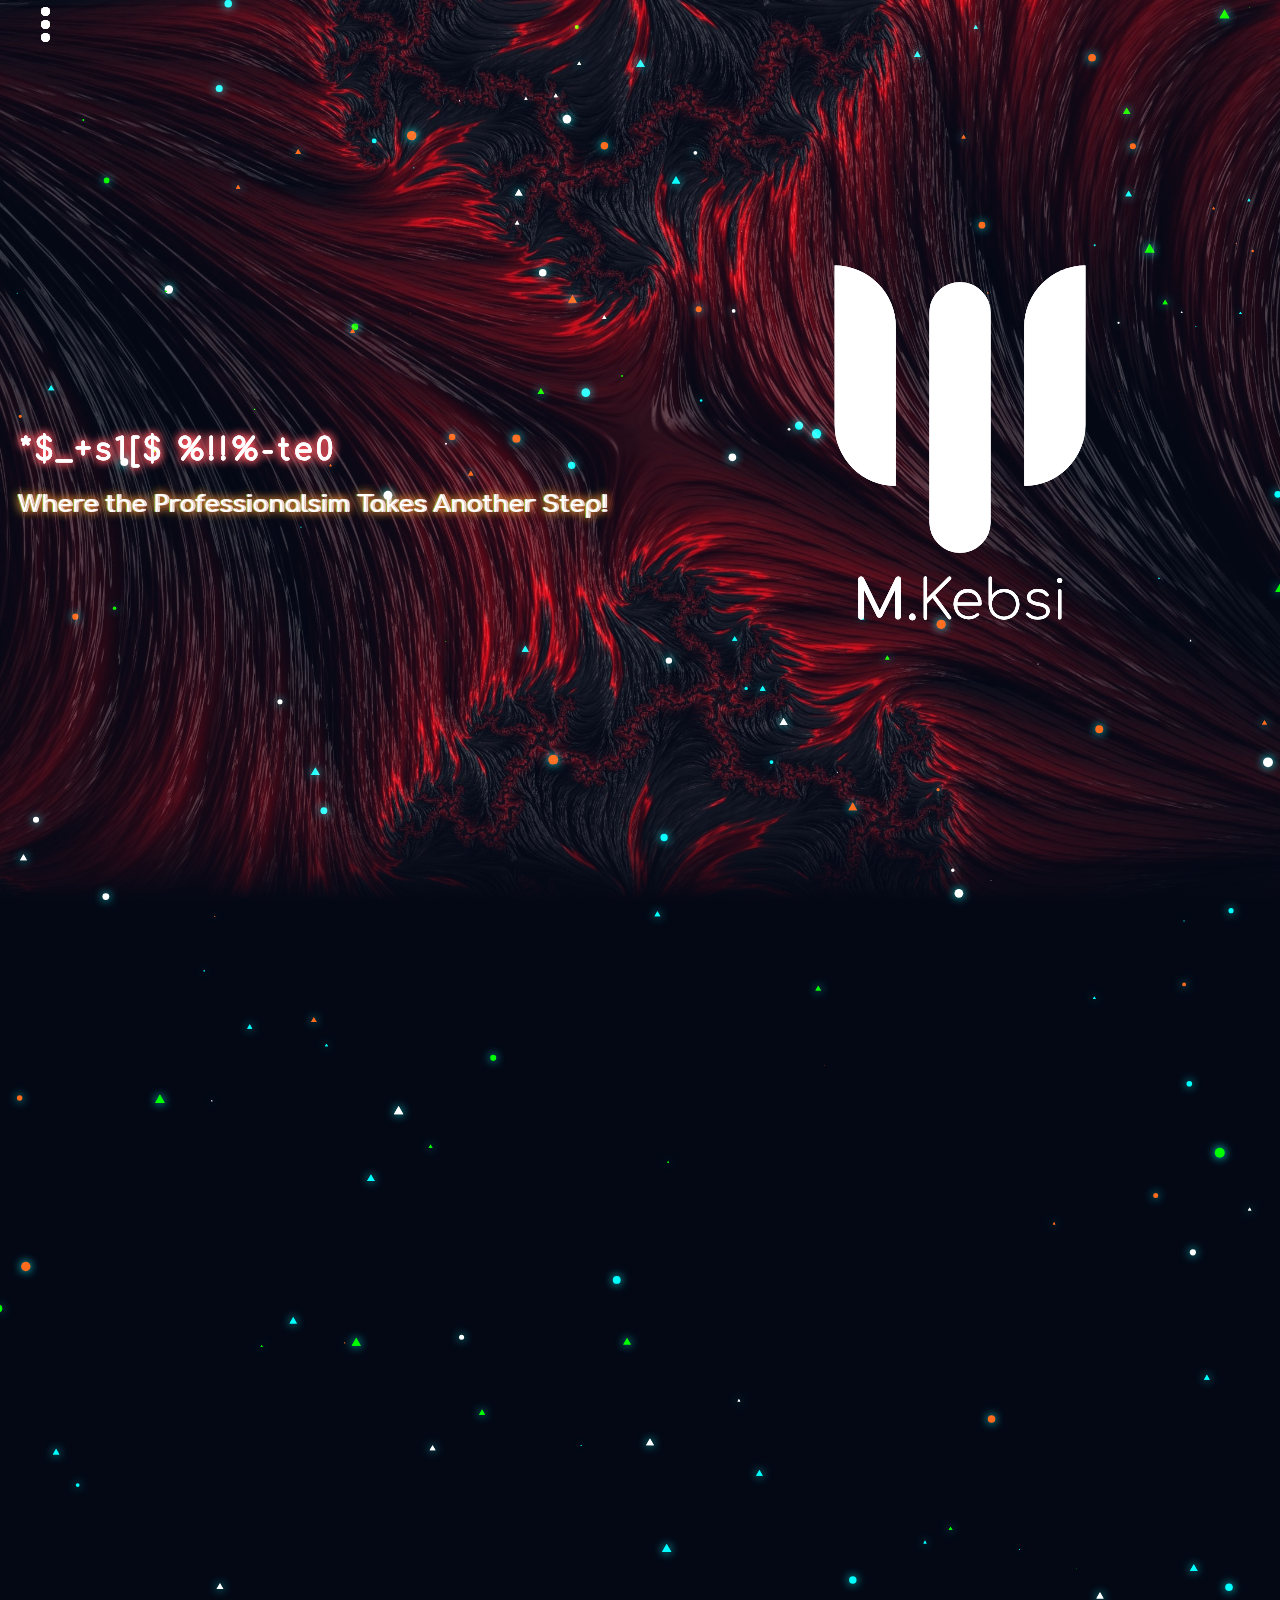
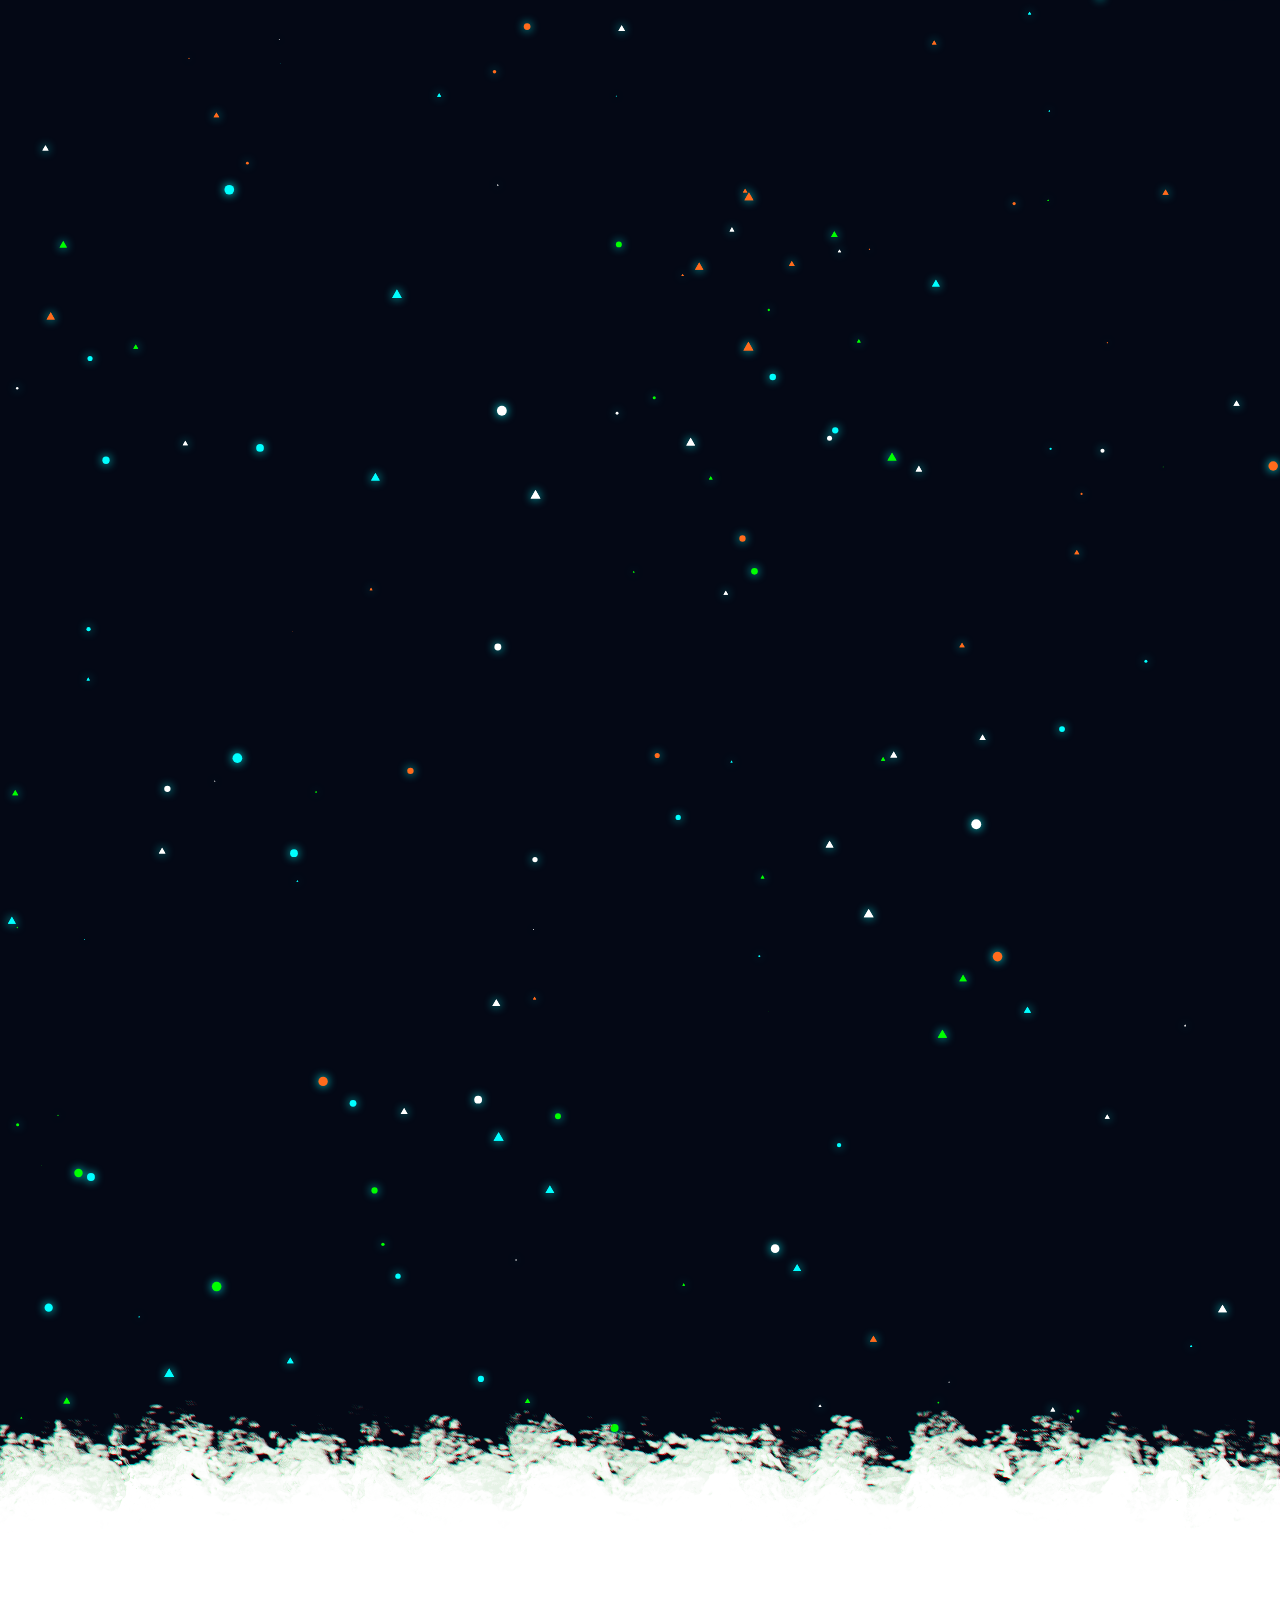
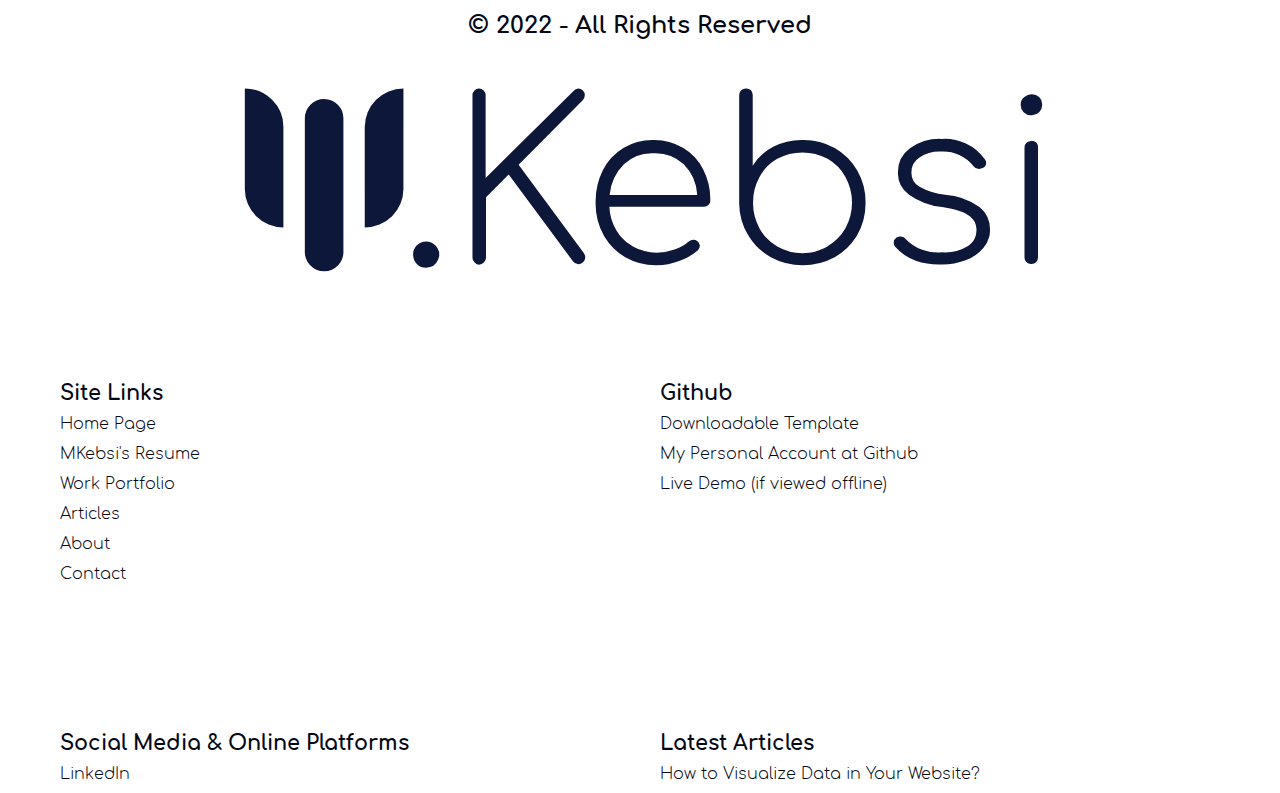
<file: index.html>
<!DOCTYPE html>
<html lang="en">
    <!--Head Tag-->
    <head>
        <!--Page Title-->
        <title>MKebsi - Your Personal Websites Developer</title>
        
        <!--META Tages-->
        <!--Site Description-->
        <meta name="description" content="
            Where the professionalism takes another step. MKebsi
            is a pro websites developer and designer, also a digital 
            marketing specialist. Find out more...
        " />
        <!--Site Keywords-->
        <meta name="keywords" content="
            mkebsi, mr kebsi, alkebsi, kebsi, m.kebsi,
            mkebsi, mohammed alkebsi, website developer,
            remote worker, freelancer, full time, part time,
            web designer, محمد الكبسي, كبسي,
            مبرمج مواقع محترف, مصمم مواقع عربي, يمني, اليمن,
            مستقل, مطور برمجيات عن بعد
        "/>
        <!--Site Settings-->
        <meta name="viewport" content="width=device-width, initial-scale=1" />
        <meta name="theme-color" content="#040815"/>
        <meta name="robots" content="index, follow"/>
        
        <!--Site Open Graph-->
        <meta property="og:type" content="profile"/>
        <meta property="og:profile:first_name" content="Mohammed"/>
        <meta property="og:profile:last_name" content="Alkebsi"/>
        <meta property="og:profile:username" content="MKebsi"/>
        <meta property="og:profile:gender" content="male"/>
        <meta property="og:site_name" content="MKebsi"/>
        <meta property="og:title" content="MKebsi - Your Personal Websites Developer"/>
        <meta property="og:url" content="https://mrkebsi.github.io/"/>
        <meta property="og:image" content="https://mrkebsi.github.io/assets/img/cover1.jpg"/>
        <meta property="og:image:alt" content="Who is MKebsi and What Can He Do for You? Learn more..."/>
        <meta property="og:image:width" content="2028"/>
        <meta property="og:image:height" content="1263"/>
        <meta property="og:description" content="
            MKebsi - Mohammed Alkebsi's personal website.
            Where the professionalism takes another step. MKebsi
            is a pro websites developer and designer. Also a digital 
            marketing specialist. Find out more...
        "/>
        
        <!--Site Twitter Cards-->
        <meta name="twitter:card" content="summary"/>
        <meta name="twitter:title" content="MKebsi - Your Personal Websites Developer"/>
        <meta name="twitter:url" content="https://mrkebsi.github.io/"/>
        <meta name="twitter:image" content="https://mrkebsi.github.io/assets/img/cover1.jpg"/>
        <meta name="twitter:site" content="MKebsi"/>
        <meta name="twitter:creator" content="@MrKebsi"/>
        <meta name="twitter:description" content="
            MKebsi - Mohammed Alkebsi's personal website.
            Where the professionalism takes another step. MKebsi
            is a pro websites developer and designer. Also a digital 
            marketing specialist. Find out more...
        "/>
        
        <!--LINK Tages-->
        <link rel="canonical" href="https://mrkebsi.github.io/"/>
        <link rel="stylesheet" href="assets/css/main.css"/>
        <link rel="stylesheet" href="assets/css/lib/aos.css"/>
        <link rel="icon" href="assets/img/logo/logo-minimal-dark.svg" />
    </head>
    
    <!--Site/Content Body-->
    <body onload="Start()">
        <!--Calling the SVG Filters-->
        <div id="svg-filters-signer"></div>
        
        <!--Loading Starts-->
        <div id="loading">
            <svg xmlns="http://www.w3.org/2000/svg" id="logo-con" width="500px" viewBox="0 0 70 70">
                <g id="Layer_1" data-name="Layer 1" >
                    <g transform="translate(18.2, 5)"><path class="cls-2" d="M22.59,19.08V29.3A11.77,20.77,0,0,1,10.81,30V30.3A11.78,20.78,0,0,1,22.59,29.08Z"/></g>
                    <g transform="translate(-18.2, 5)"><path class="cls-2" d="M59.2,7.3V7.3A11.78,11.78,0,0,1,47.41,49.8V49.8A11.79,11.79,0,0,1,59.2,7.3Z"/></g>
                    <path class="cls-2" d="M40.89,16.42v20.4a5.89,5.89,0,0,1-11.78,0V35.42a5.89,5.89,0,1,1,11.78,0Z"/>
                </g>
            </svg>
            <p id="motivationals"></p>
            <p id="quote-owner"></p>
        </div>
        <!--Loading Ends-->
        
        <!--Particles Manager-->
        <div id="particles"></div>
        
        <!--Navigation System Stars-->
        <nav id="nav-bar">
            <!--Desktop View Nav. Bar. Starts-->
            <div id="pc-nav" class="pc-element">
                <div class="nav-btn-cons">
                    <a href="/"><button class="nav-btns">Home</button></a>
                </div>
                <div class="nav-btn-cons"></a>
                    <a href="/portfolio.html"><button class="nav-btns">Portfolio</button></a>
                </div>
                <div class="nav-btn-cons">
                    <a href="/cv.html"><button class="nav-btns">Resume</button></a>
                </div>
                <div class="nav-btn-cons">
                    <a href="/about.html"><button class="nav-btns">About</button></a>
                </div>
                <div class="nav-btn-cons">
                    <a href="/articles.html"><button class="nav-btns">Articles</button></a>
                </div>
                <div class="nav-btn-cons">
                    <a href="/contact.html"><button class="nav-btns">Contact Me</button></a>
                </div>
            </div>
            <!--Desktop View Nav. Bar. Ends-->
            
            <!--Mobile View Nav. Bar. Starts-->
            <div id="mobile-nav" class="mobile-element tablet-element">
                <!-- Animated Dots Starts -->
                <div id="dots-con" onmouseover="RP(1)" onmouseout="RP(0)">
                    <div class="dots" id="dot1"></div>
                    <div class="dots" id="dot2"></div>
                    <div class="dots" id="dot3"></div>
                </div>
                <!--Animated Dots Ends-->
                
                <!--Right Panel Starts-->
                <div id="rpanel" class="mobile-element tablet-element" onmouseover="RP(1)" onmouseout="RP(0)">
                    <div class="mb-nav-btn-cons" id="mnbc1">
                        <a href="/"><button class="mb-nav-btns">Home</button></a>
                    </div>
                    <div class="mb-nav-btn-cons" id="mnbc2">
                        <a href="/portfolio.html"><button class="mb-nav-btns">Portfolio</button></a>
                    </div>
                    <div class="mb-nav-btn-cons" id="mnbc3">
                        <a href="/cv.html"><button class="mb-nav-btns">Resume</button></a>
                    </div>
                    <div class="mb-nav-btn-cons" id="mnbc4">
                        <a href="/about.html"><button class="mb-nav-btns">About</button></a>
                    </div>
                    <div class="mb-nav-btn-cons" id="mnbc5">
                        <a href="/articles.html"><button class="mb-nav-btns">Articles</button></a>
                    </div>
                    <div class="mb-nav-btn-cons" id="mnbc6">
                        <a href="/contact.html"><button class="mb-nav-btns">Contact Me</button></a>
                    </div>
                </div>
                <!--Right Panel Ends-->
            </div>
            <!--Mobile View Nav. Bar. Ends-->
        </nav>
        <!--Navigation System Ends-->
        
        <!--Main Content Starts-->
        <main id="content">
            
            <!--Page Starter Starts-->
            <div id="content-starter-con">
                <div id="csc-cover" class="st-cover">
                    <img src="assets/img/logo/logo-light.svg" id="hp-starter-logo" alt="MKebsi's logo"/>
                    <h1 id="mkebsi-name" class="glitch-title">MKebsi's Website,</h1>
                    <h2 id="mkebsi-name-subtitle" class="hover">Where the Professionalsim Takes Another Step!</h2>
                </div>
                <div id="hp-s-bottom"></div>
            </div>
            <!--Page Starter Ends-->
            
            <!--Page Body Starts-->
            <h2 id="what-find" data-aos="fade-right">What Can You Find Here?</h2>
            <br/><br/>
            <div class="two-columns">
                <a href="#">
                <img src="assets/img/homepage/web-dev.png" alt="Websites Development" class="what-find-img" data-aos="fade-up"/>
                <h3 class="wf-title" data-aos="zoom-in-down">Your Personal Websites Developer</h3>
                </a>
                <a href="#">
                <img src="assets/img/homepage/articles.png" alt="Technology Articles" class="what-find-img" data-aos="fade-up"/>
                <h3 class="wf-title" data-aos="zoom-in-down">Interesting Tech Articles</h3>
                </a>
            </div>
            
            <br/>
            
            <div id="hp-why-made">
                <h2 id="hp-wm-title" data-aos="fade-right">Why This Website Was Made?</h2>
                <p class="small-parg" data-aos="fade-right">
                    Initially, I started making this website for fun,
                    but later on, I discovered that I really need to
                    make use of it. So, I thought about making it
                    as a personal website, CV, work portfolio, and
                    a blogging platform for myself since I really love writing.
                    I wrote a deep description about <a href="about.html#reason">
                    Why I Build This Site here.</a> Feel free to check
                    it out.
                </p>
            </div>
            
            <br/>
            
            <h2 id="hp-hm-title" data-aos="fade-right">How To Get the Most out of This Website?</h2>
            <div id="how-most" class="three-columns">
                <div id="hp-grow" class="hp-card" data-aos="zoom-in-up">
                    <a href="#">
                    <img src="assets/img/homepage/money.png" alt="Raise Your Incomes"/>
                    <h3>You Want To Grow Your Business Online</h3>
                    <p>
                        You can grow online easly with smooth, 
                        high-quality website. This is what I am here
                        to do for your business whether it's a small 
                        startup or a huge corporation. 
                    </p>
                    </a>
                </div>
                
                <div id="hp-read" class="hp-card" data-aos="zoom-in-up" data-aos-offset="170">
                    <a href="#">
                    <img src="assets/img/homepage/prog-enthu.png" alt="Programming"/>
                    <h3>You Are a Programming Enthusiast</h3>
                    <p>
                        If you love programming as I do, you can
                        read some interesting articles, ask and discuss 
                        about programming topics or collaborate together
                        as one team.
                    </p>
                    </a>
                </div>
                
                <div id="hp-down" class="hp-card" data-aos="zoom-in-up" data-aos-offset="220">
                    <a href="#">
                    <img src="assets/img/homepage/build.png" alt="Teamwork and Collaboration"/>
                    <h3>You Want To Know How This Was Built</h3>
                    <p>
                        If you want to use this website as yours or understand 
                        how somethings were implemented, you can 
                        download it from the links at the bottom.
                    </p>
                    </a>
                </div>
            </div>
            <!--Page Body Ends-->
            
            <!--Page Conclusion-->
            <p id="decision-quote" class="quote" data-aos="fade-up">Life is trying things to see if they work!</p>
        </main>
        <!--Main Content Ends-->
        
        <!--Calling Footer-->
        <img src="assets/img/footer-transition.png" id="footer-transition" alt="footer transition"/>
        <iframe id="footer" src="footer.html"></iframe>
        
        <!--Javascript Libraries & Files-->
        <script src="assets/js/lib/aos.js"></script>
        <script src="assets/js/lib/anime.min.js"></script>
        <script src="assets/js/lib/particles.js"></script>
        <script src="assets/js/lib/typed.min.js"></script>
        <script src="assets/js/lib/glitch.js"></script>
        <script src="assets/js/main.js"></script>
    </body>
</html>
</file>
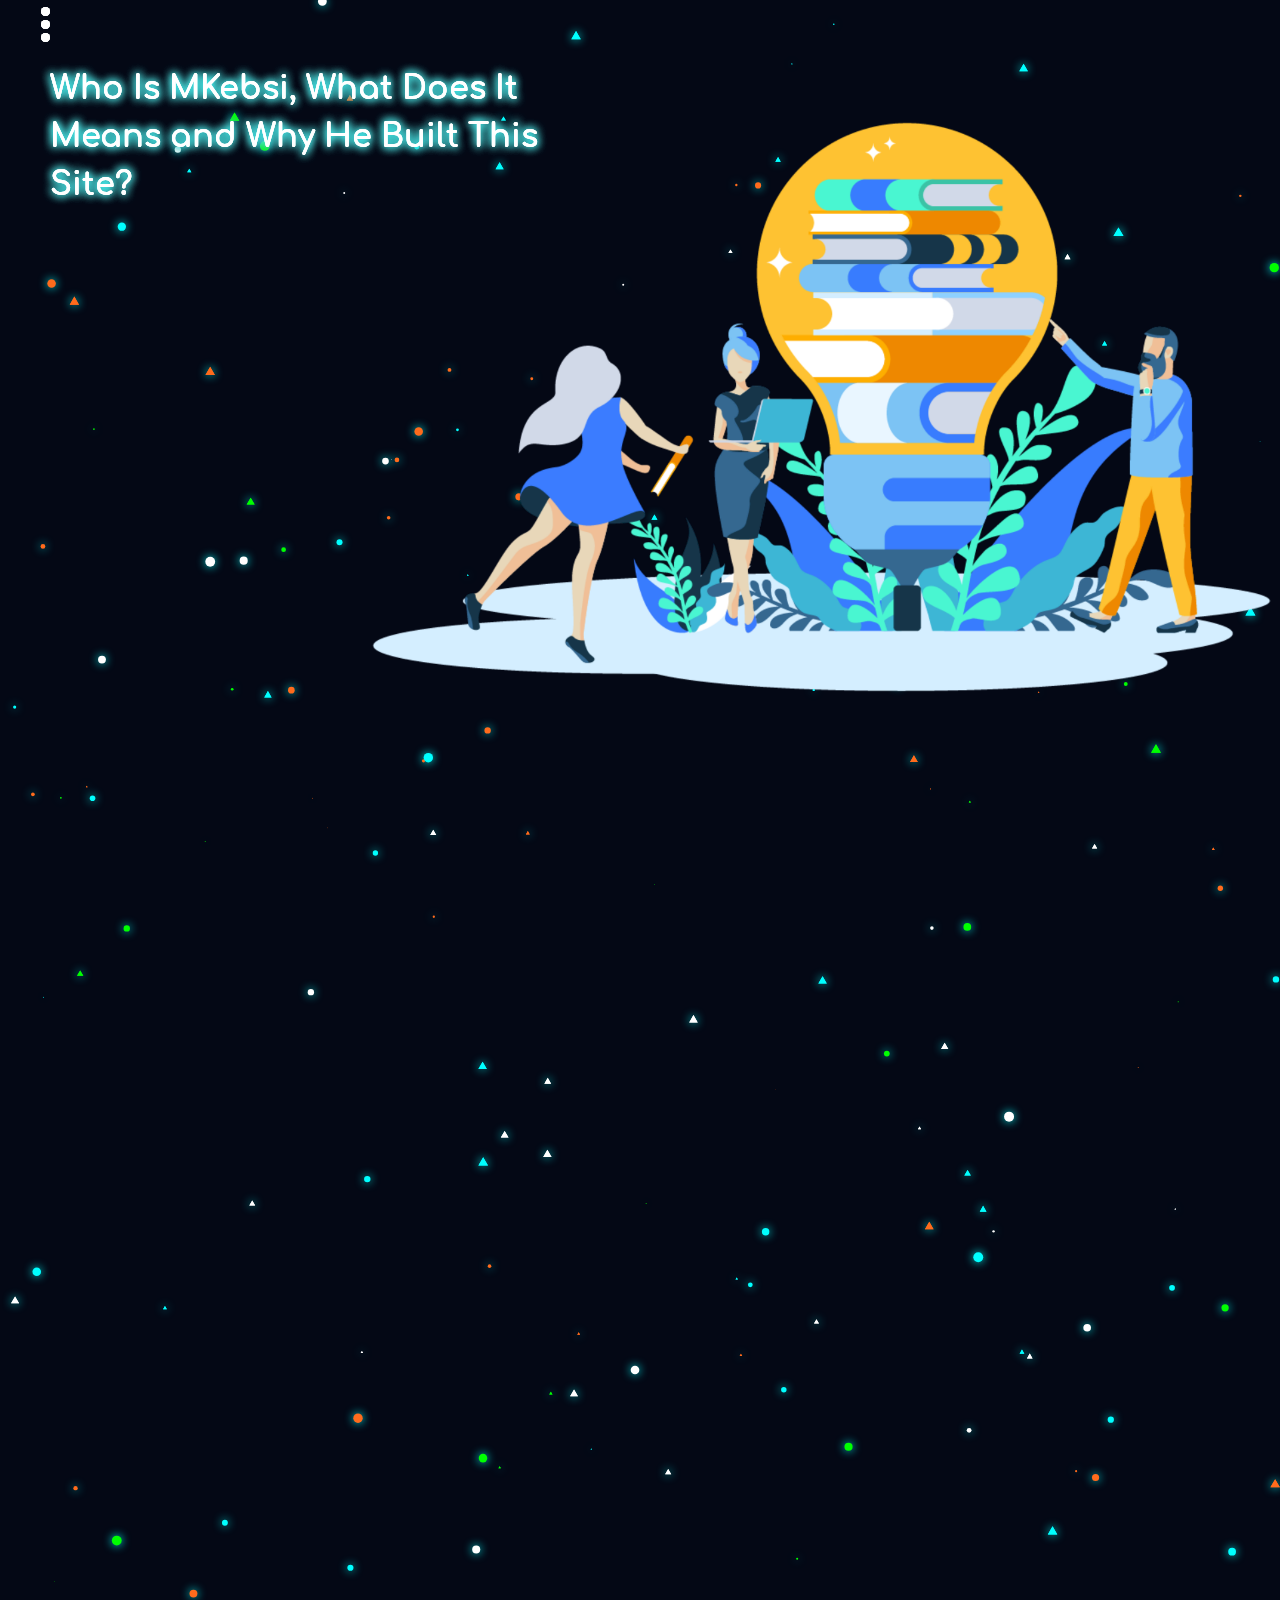
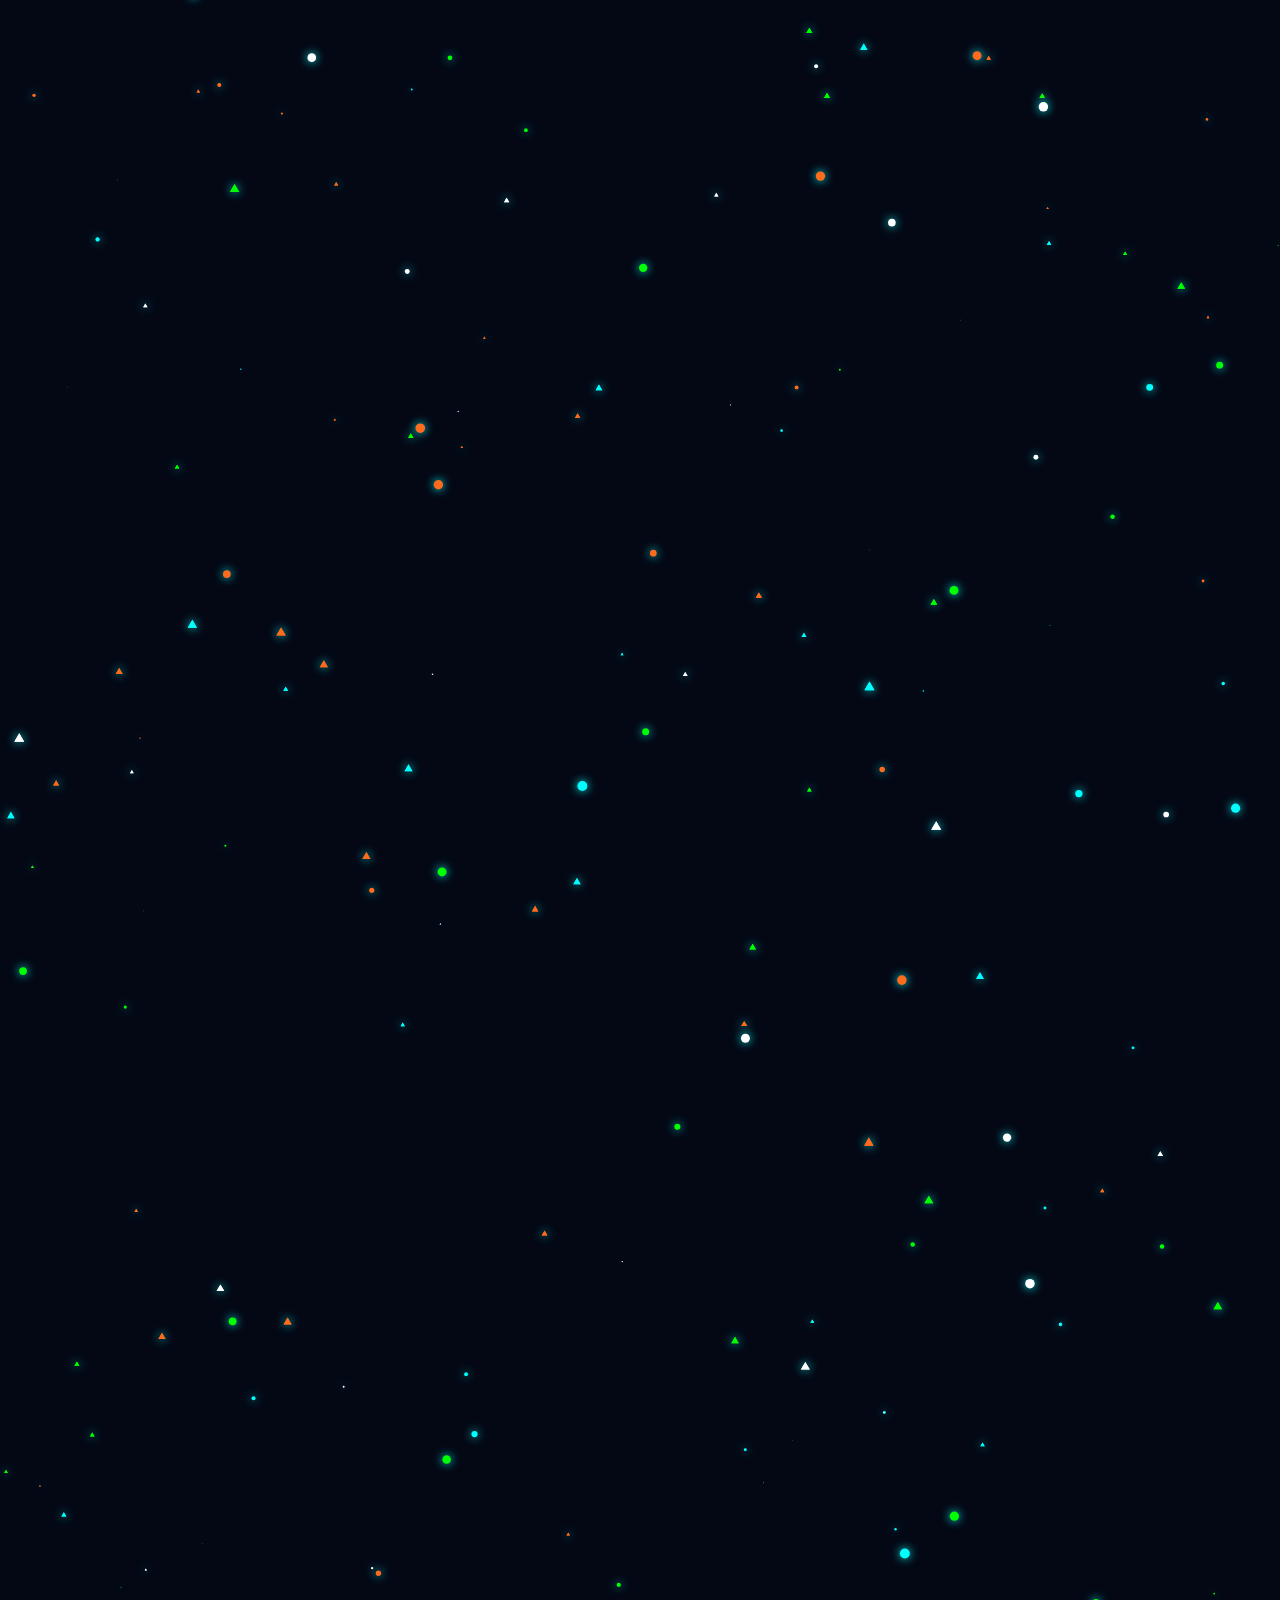
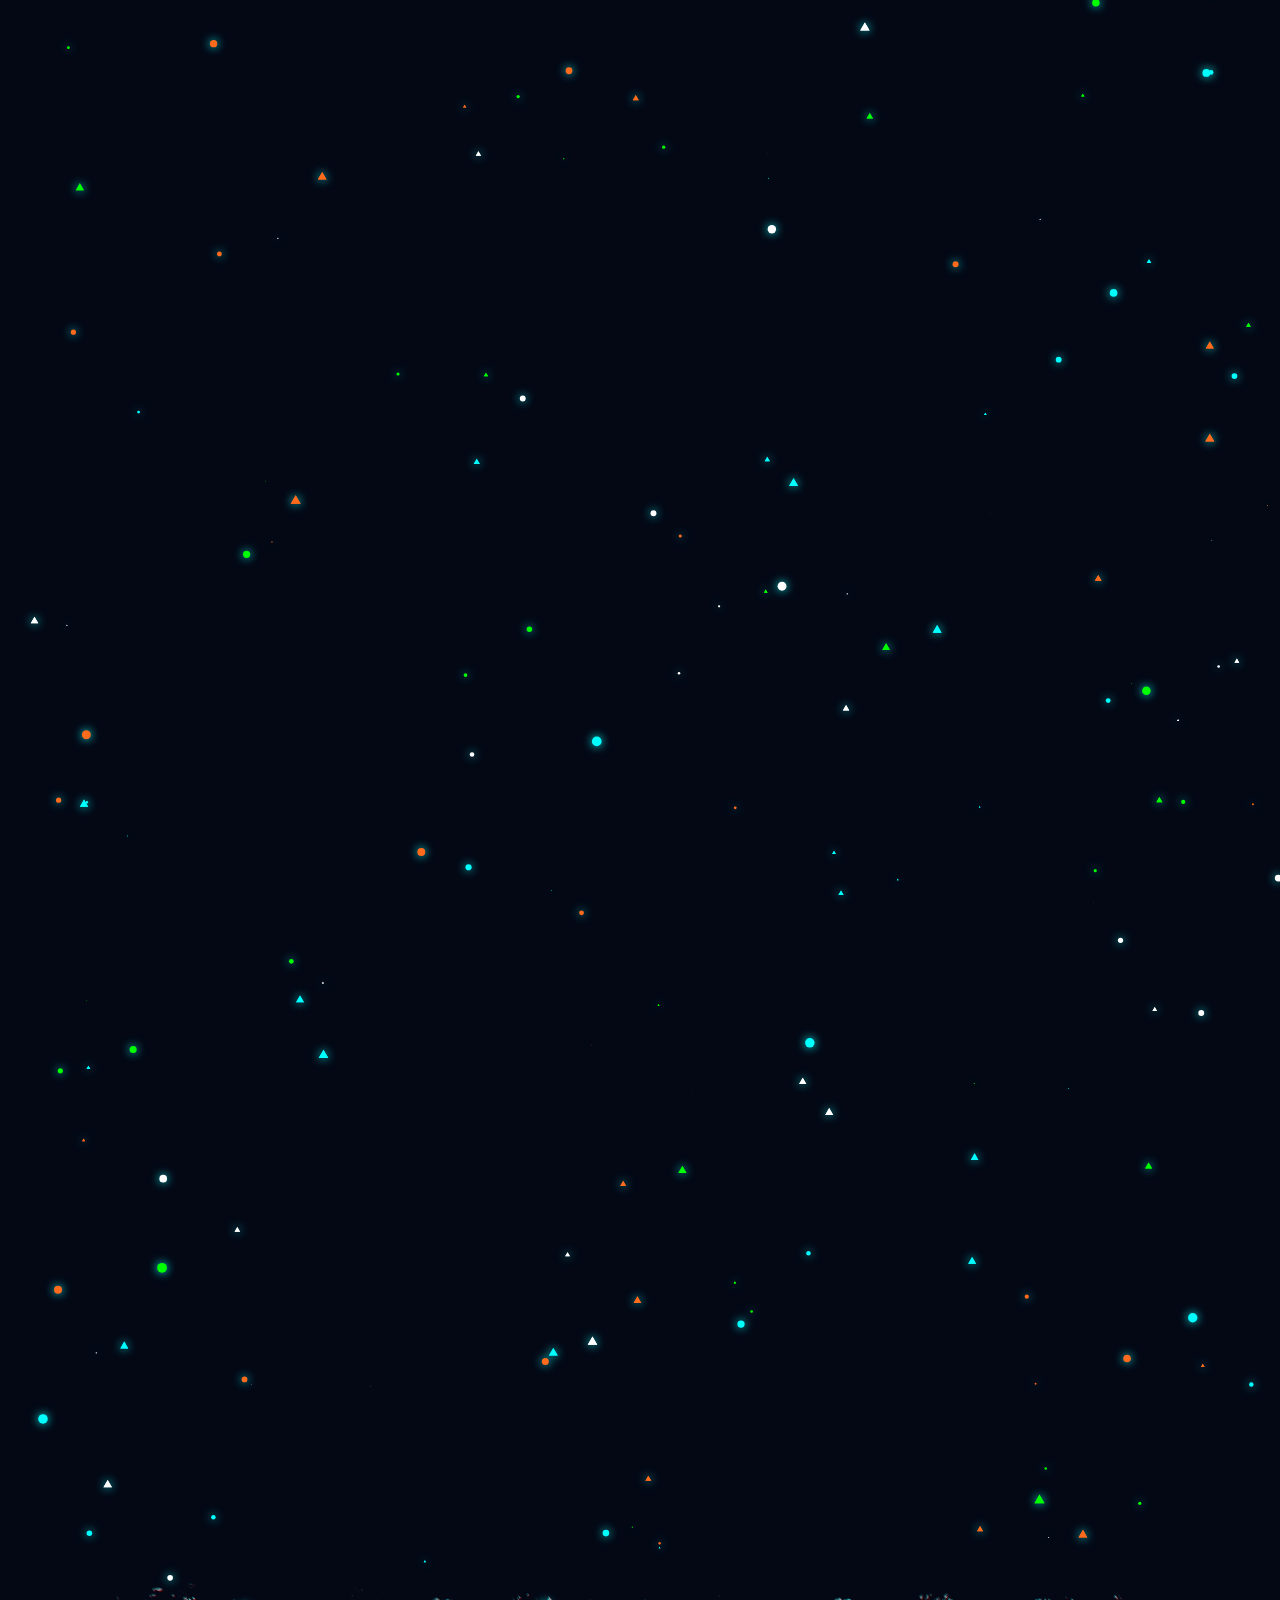
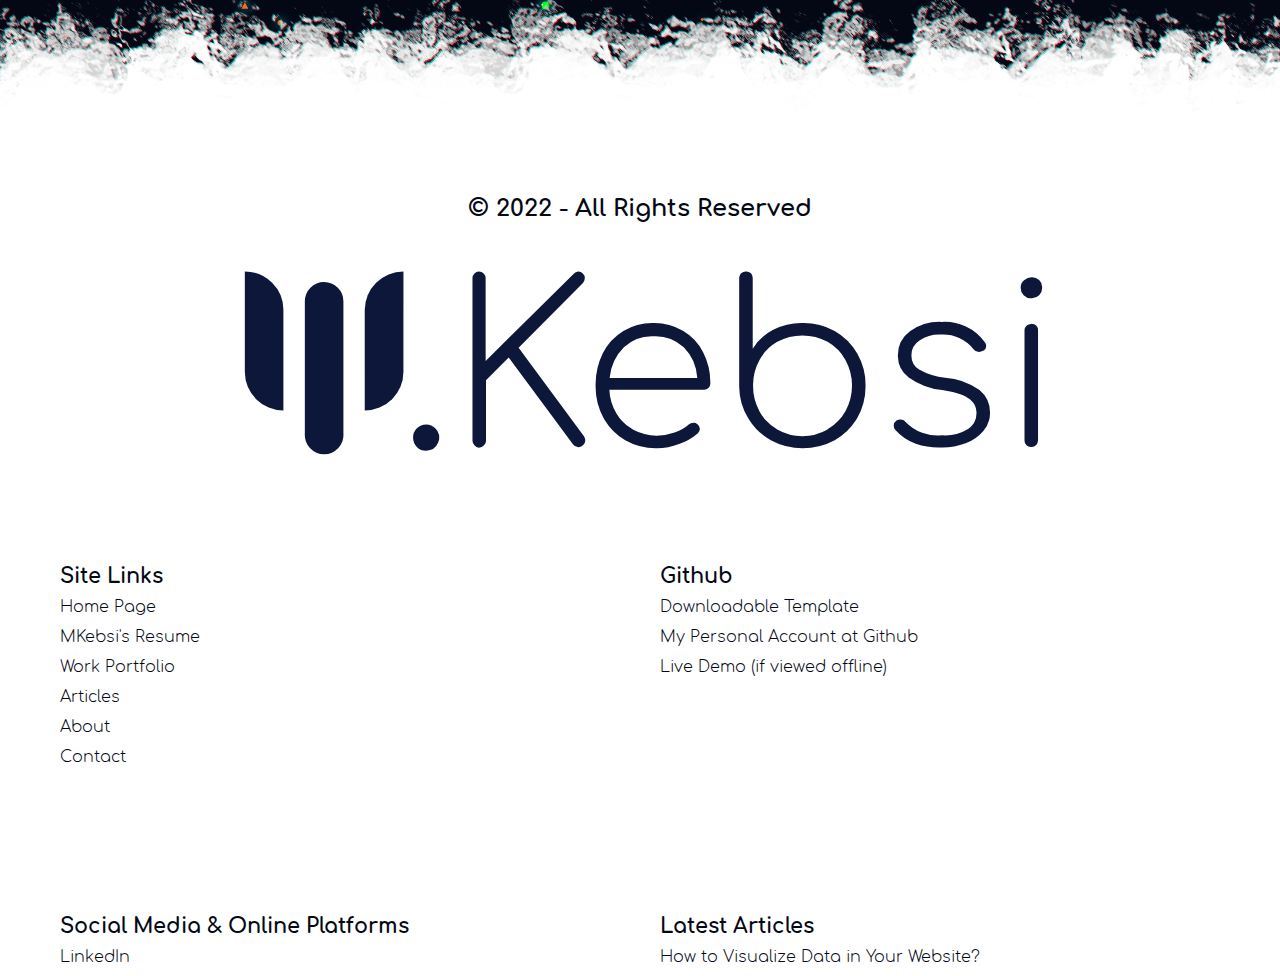
<file: about.html>
<!DOCTYPE html>
<html lang="en">
    <!--Head Tag-->
    <head>
        <!--Page Title-->
        <title>About MKebsi - Your Personal Websites Developer</title>
        
        <!--META Tages-->
        <!--Site Description-->
        <meta name="description" content="
            MKebsi is an abbreviated version of my
            full name, Mohammed Alkebsi. I am working
            as a full stack websites developer and a 
            digital marketer. I am also studying computer science 
            at Harvard. While it is just a course, I...
        " />
        <!--Site Keywords-->
        <meta name="keywords" content="
            mkebsi, mr kebsi, alkebsi, kebsi, m.kebsi,
            mohammed alkebsi, website developer,
            remote worker, freelancer, full time, web designer,
            who is mkebsi, how to work with mohammed alkebsi,
            where to find web developers, part time, محمد الكبسي, كبسي,
            مبرمج مواقع محترف, مصمم مواقع عربي, يمني, اليمن,
            مستقل, مطور برمجيات عن بعد, من هو محمد الكبسي, معلومات عامه,
            لماذا قام محمد بعمل موقع على قيتهب
        "/>
        <!--Site Settings-->
        <meta name="viewport" content="width=device-width, initial-scale=1" />
        <meta name="theme-color" content="#040815"/>
        <meta name="robots" content="index, follow"/>
        
        <!--Site Open Graph-->
        <meta property="og:type" content="profile"/>
        <meta property="og:profile:first_name" content="Mohammed"/>
        <meta property="og:profile:last_name" content="Alkebsi"/>
        <meta property="og:profile:username" content="MKebsi"/>
        <meta property="og:profile:gender" content="male"/>
        <meta property="og:site_name" content="MKebsi"/>
        <meta property="og:title" content="About MKebsi - Your Personal Websites Developer"/>
        <meta property="og:url" content="https://mrkebsi.github.io/about.html"/>
        <meta property="og:image" content="https://mrkebsi.github.io/assets/img/cover2.jpg"/>
        <meta property="og:image:alt" content="Who is MKebsi and What Can He Do for You?"/>
        <meta property="og:image:width" content="2028"/>
        <meta property="og:image:height" content="1264"/>
        <meta property="og:description" content="
            MKebsi is an abbreviated version of my
            full name, Mohammed Alkebsi. I am working
            as a full stack websites developer and a 
            digital marketer. I am also studying computer science 
            at Harvard. While it is just a course, I...
        "/>
        
        <!--Site Twitter Cards-->
        <meta name="twitter:card" content="summary"/>
        <meta name="twitter:title" content="About MKebsi - Your Personal Websites Developer"/>
        <meta name="twitter:url" content="https://mrkebsi.github.io/about.html"/>
        <meta name="twitter:image" content="https://mrkebsi.github.io/assets/img/cover2.jpg"/>
        <meta name="twitter:site" content="MKebsi"/>
        <meta name="twitter:creator" content="@MrKebsi"/>
        <meta name="twitter:description" content="
            MKebsi is an abbreviated version of my
            full name, Mohammed Alkebsi. I am working
            as a full stack websites developer and a 
            digital marketer. I am also studying computer science 
            at Harvard. While it is just a course, I...
        "/>
        
        <!--LINK Tages-->
        <link rel="canonical" href="https://mrkebsi.github.io/about.html"/>
        <link rel="stylesheet" href="assets/css/main.css"/>
        <link rel="stylesheet" href="assets/css/lib/aos.css"/>
        <link rel="icon" href="assets/img/logo/logo-minimal-dark.svg" />
    </head>
    
    <!--Site/Content Body-->
    <body onload="Start()">
        <!--Calling the SVG Filters-->
        <div id="svg-filters-signer"></div>
        
        <!--Loading Starts-->
        <div id="loading">
            <svg xmlns="http://www.w3.org/2000/svg" id="logo-con" width="500px" viewBox="0 0 70 70">
                <g id="Layer_1" data-name="Layer 1" >
                    <g transform="translate(18.2, 5)"><path class="cls-2" d="M22.59,19.08V29.3A11.77,20.77,0,0,1,10.81,30V30.3A11.78,20.78,0,0,1,22.59,29.08Z"/></g>
                    <g transform="translate(-18.2, 5)"><path class="cls-2" d="M59.2,7.3V7.3A11.78,11.78,0,0,1,47.41,49.8V49.8A11.79,11.79,0,0,1,59.2,7.3Z"/></g>
                    <path class="cls-2" d="M40.89,16.42v20.4a5.89,5.89,0,0,1-11.78,0V35.42a5.89,5.89,0,1,1,11.78,0Z"/>
                </g>
            </svg>
            <p id="motivationals"></p>
            <p id="quote-owner"></p>
        </div>
        <!--Loading Ends-->
        
        <!--Particles Manager-->
        <div id="particles"></div>
        
        <!--Navigation System Stars-->
        <nav id="nav-bar">
            <!--Desktop View Nav. Bar. Starts-->
            <div id="pc-nav" class="pc-element">
                <div class="nav-btn-cons">
                    <a href="/index.html"><button class="nav-btns">Home</button></a>
                </div>
                <div class="nav-btn-cons"></a>
                    <a href="/portfolio.html"><button class="nav-btns">Portfolio</button></a>
                </div>
                <div class="nav-btn-cons">
                    <a href="/cv.html"><button class="nav-btns">Resume</button></a>
                </div>
                <div class="nav-btn-cons">
                    <a href="/about.html"><button class="nav-btns">About</button></a>
                </div>
                <div class="nav-btn-cons">
                    <a href="/articles.html"><button class="nav-btns">Articles</button></a>
                </div>
                <div class="nav-btn-cons">
                    <a href="/contact.html"><button class="nav-btns">Contact Me</button></a>
                </div>
            </div>
            <!--Desktop View Nav. Bar. Ends-->
            
            <!--Mobile View Nav. Bar. Starts-->
            <div id="mobile-nav" class="mobile-element tablet-element">
                <!-- Animated Dots Starts -->
                <div id="dots-con" onmouseover="RP(1)" onmouseout="RP(0)">
                    <div class="dots" id="dot1"></div>
                    <div class="dots" id="dot2"></div>
                    <div class="dots" id="dot3"></div>
                </div>
                <!--Animated Dots Ends-->
                
                <!--Right Panel Starts-->
                <div id="rpanel" class="mobile-element tablet-element" onmouseover="RP(1)" onmouseout="RP(0)">
                    <div class="mb-nav-btn-cons" id="mnbc1">
                        <a href="/index.html"><button class="mb-nav-btns">Home</button></a>
                    </div>
                    <div class="mb-nav-btn-cons" id="mnbc2">
                        <a href="/portfolio.html"><button class="mb-nav-btns">Portfolio</button></a>
                    </div>
                    <div class="mb-nav-btn-cons" id="mnbc3">
                        <a href="/cv.html"><button class="mb-nav-btns">Resume</button></a>
                    </div>
                    <div class="mb-nav-btn-cons" id="mnbc4">
                        <a href="/about.html"><button class="mb-nav-btns">About</button></a>
                    </div>
                    <div class="mb-nav-btn-cons" id="mnbc5">
                        <a href="/articles.html"><button class="mb-nav-btns">Articles</button></a>
                    </div>
                    <div class="mb-nav-btn-cons" id="mnbc6">
                        <a href="/contact.html"><button class="mb-nav-btns">Contact Me</button></a>
                    </div>
                </div>
                <!--Right Panel Ends-->
            </div>
            <!--Mobile View Nav. Bar. Ends-->
        </nav>
        <!--Navigation System Ends-->
        
        <!--Main Content Starts-->
        <main id="content" class="indexed-content">
            
            <!--Page Starter Starts-->
            <div id="full-page-img-con">
                <h1 id="fpi-title" class="hover">Who Is MKebsi, What Does It Means and Why He Built This Site?</h1>
                <img id="full-page-img" class="pc-element tablet-element"src="assets/img/about/starter.png" alt="Cover Image"/>
            </div>
            <!--Page Starter Ends-->
            
            <!--Page Body Starts-->
            <br/><br/>
            <div class="small-parg">
                <h2 data-aos="fade-right">What Does "MKebsi" Means?</h2 data-aos="fade-right">
                <p data-aos="fade-right">
                    <b>MKebsi</b> is an abbreviated version of my
                    full name, Mohammed Alkebsi, but instead of
                    writing MAlkebsi, I wrote it like MKebsi since in
                    Arabic, the word "AL" have the same usage of
                    the definite article "The". As a family name, Arabic
                    people used to make their family names definite
                    to have a great respect among the others. After
                    all, I deleted the "The" and wrote it everywhere and
                    used it as a trademark or logo.
                </p>
                <br/><br/><br/>
                <h2 data-aos="fade-right">Who Am I?</h2 data-aos="fade-right">
                <p data-aos="fade-right">
                    I am working as a full stack websites developer and a 
                    digital marketer. I am also studying computer science 
                    at Harvard, but it is just a course. Expeditiousness was
                    the main thing I thought of while working on any single 
                    thing.
                </p>
                <br/>
                <p data-aos="fade-right">
                    Working at Freelancer, UpWork, Envato Elements and 
                    Hook Studio was a real success road that polished my 
                    passion and turn it into a professional career.
                </p>
                <br/>
                <p data-aos="fade-right">
                    My main goal is to be a professional computer science
                    specialist working with websites, video games, android
                    apps and windows/mac softwares. I think that seems 
                    too much, but once I dream, I make it limitless so that it
                    can be achieved. 
                </p>
                <br/>
                <p data-aos="fade-right">
                    The biggest attainment I have done was being a certified
                    individual from Google, Aalto University, Helsinki University, 
                    The Open University, SEMRush Academy, Hasso Plattner 
                    Institute (HPI), Template Monster, HackerRank and 
                    freeCodeCamp.org. After all this, I am also willing to register 
                    for a Bachelor degree from University of London, and I want 
                    to have some Micro Bachelors from Edx and its partners. I am 
                    also currently attending (or let's say watching) CS50's 
                    introduction to computer science and CS50 Web Development 
                    classes taught by Prof.David J. Malan and assisted by Brain Yu 
                    at Harvard University. 
                </p>
                <br/><br/><br/>
                <h2 data-aos="fade-right">What About the Logo?</h2 data-aos="fade-right">
                <img src="assets/img/logo/logo-name-light.svg" id="about-logo" alt="MKebsi's Logo" data-aos="fade"/>
                <p data-aos="fade-right">
                    This logo was a special gift from the amazing
                    team at <a href="https://linkedin.com/company/hookstu/">
                    Hook Studio</a>. I seemed simple, modern and greatly
                    relative to what any websites designer or developer 
                    would love. After all, I think it represents me as 
                    well as Hook Studio, too.
                </p>
                <br/><br/><br/>
                <h2 id="reason" data-aos="fade-right">What Was The Main Reason of Creating This Website?</h2 data-aos="fade-right">
                <p data-aos="fade-right">
                    The story started long ago, in 2018. I was about to start
                    the high school. It was the summer vacation, and that 
                    deep question came to my mind. "What am I going to 
                    study at college?". It was a real hard question, but I have 
                    seen that I am already in love with the technology, so I 
                    started search about the best tech jobs in the world. 
                </p>
                <br/>
                <p data-aos="fade-right">
                    One of them was making video games, and I loved it. I 
                    started learning it, but it was extremely difficult for me 
                    since I didn't know English at all and the Arabic resources 
                    were too limited. 
                </p>
                <br/>
                <p data-aos="fade-right">
                    In 2019's summer vacation, after one year, I started 
                    explaining my enthusiasm in tech to one of my friends 
                    who was studying it at college, and I told him that games 
                    programming was hard. He gave me some Arabic pdfs
                    on programming essentials and websites development.
                    I really loved how a person can do something like a 
                    website with only code. 
                </p>
                <br/>
                <p data-aos="fade-right">
                    Once I started, my mom decided that me and my brother
                    should start learning English. This was weird but also the 
                    best decisions my mom have ever made form me. Three 
                    months, and I was able to write and read in English, so I
                    started searching in English. 
                </p>
                <br/>
                <p data-aos="fade-right">
                    Then I joined some college students who have 
                    encouraged their professor to teach them some special 
                    courses in programming. We used W3Schools as the 
                    main reference for that. It was one of the most pleasant
                    moments in my life because the challenges were so 
                    exciting, and we were all full of amazing momentum. 
                </p>
                <br/>
                <p data-aos="fade-right">
                    After all, this was the final project at that course, but their 
                    were no particles in it, no glitches and no illustrations. I 
                    only made a very simple, water effect. Lastly, I updated it 
                    to make it as my personal website and published it to the 
                    public. 
                </p>
                <br/><br/><br/>
                <h2 data-aos="fade-right">How Dose the Process of Rebuilding the Site Goes?</h2 data-aos="fade-right">
                <p data-aos="fade-right">
                    Most of the time, I start with a plan and try to keep going
                    with the actual plan. First of all, I usually make a small
                    brainstorming for the resources available, 
                    interdependencies, rabbit holes (the things that may trap
                    me), technologies, effects, styles and the main features
                </p>
                <br/>
                <a href="assets/MKebsi's mindmap for mrkebsi.github.io website - Web Design Planning System.pdf">
                    <img src="assets/img/about/mindmap.png" id="mmap" alt="MKebsi's Website Working Mindmap" data-aos="fade"/>
                </a>
                <br/>
                <p data-aos="fade-right">
                    After that, I also start with a simple rough draft, and
                    then try to git the style and make a final prototype. 
                    This is how I start and end making a web project, but
                    this one have skipped these to processes since it was
                    initially made long ago.
                </p>
                <br/>
                <p data-aos="fade-right">
                    Then, after having a clear view of what am I going to do,
                    I head to work in the client-side (e.i. designing, what a 
                    user can see). After having done with the client-side, I
                    start programming and data managing. This would, as
                    I hope, be the best process i could start and end with.
                </p>
            </div>
            <!--Page Body Ends-->
            
            <!--Page Conclusion-->
            <div class="small-parg">
                <h2 data-aos="fade-right">In Conclusion</h2 data-aos="fade-right">
                <p data-aos="fade-right">
                    All this was just a friendly talk. I did all this and wrote too
                    much because I don't want someone to enter my "About
                    Page" and doesn't find what he was looking for. I felt as I
                    am filling a FAQs page and not anything more, but I hope
                    that it tells you who am I, and why I made this. If there is 
                    something  you want to know about, feel free to <a href="contact.html">
                    contact me</a> any time.
                </p>
            </div>
        </main>
        <!--Main Content Ends-->
        
        <!--Calling Footer-->
        <img src="assets/img/footer-transition.png" id="footer-transition" alt="footer transition"/>
        <iframe id="footer" src="footer.html"></iframe>
        
        <!--Javascript Libraries & Files-->
        <script src="assets/js/lib/aos.js"></script>
        <script src="assets/js/lib/anime.min.js"></script>
        <script src="assets/js/lib/particles.js"></script>
        <script src="assets/js/lib/typed.min.js"></script>
        <script src="assets/js/lib/glitch.js"></script>
        <script src="assets/js/main.js"></script>
    </body>
</html>
</file>
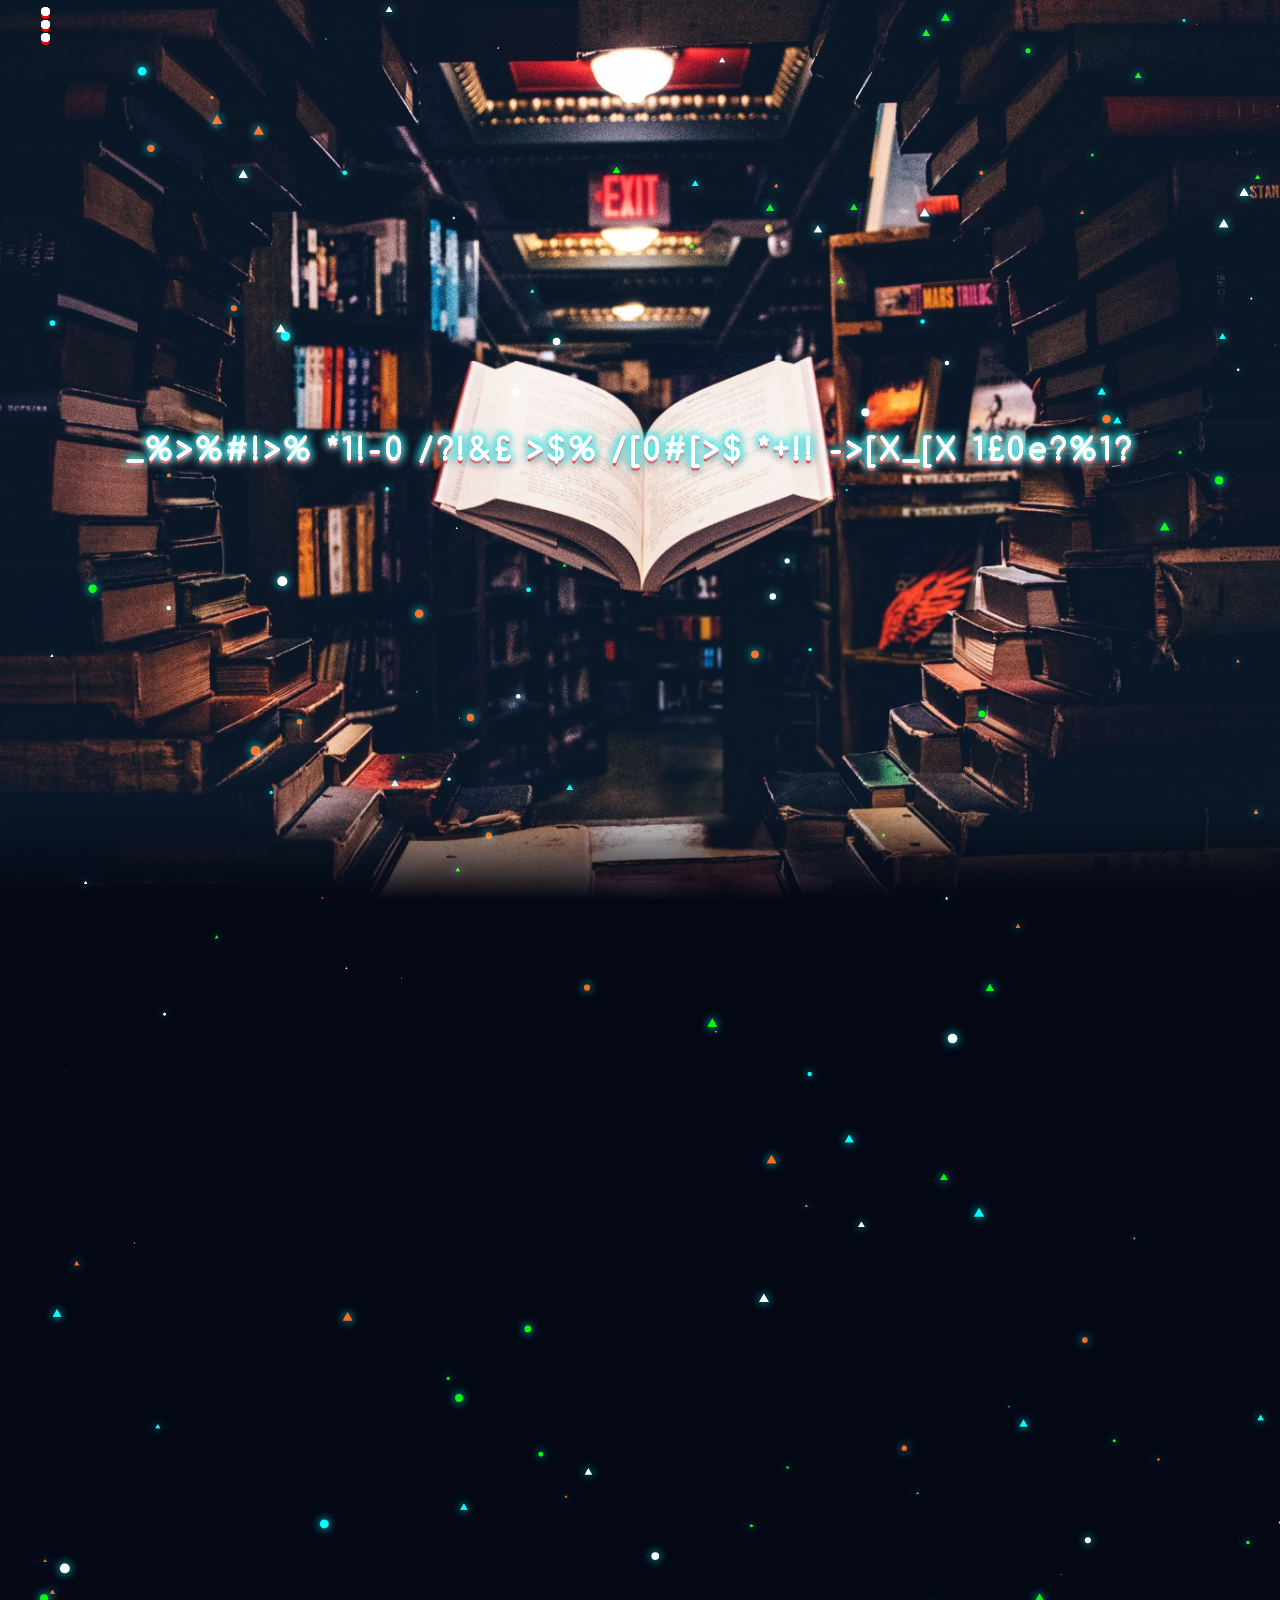
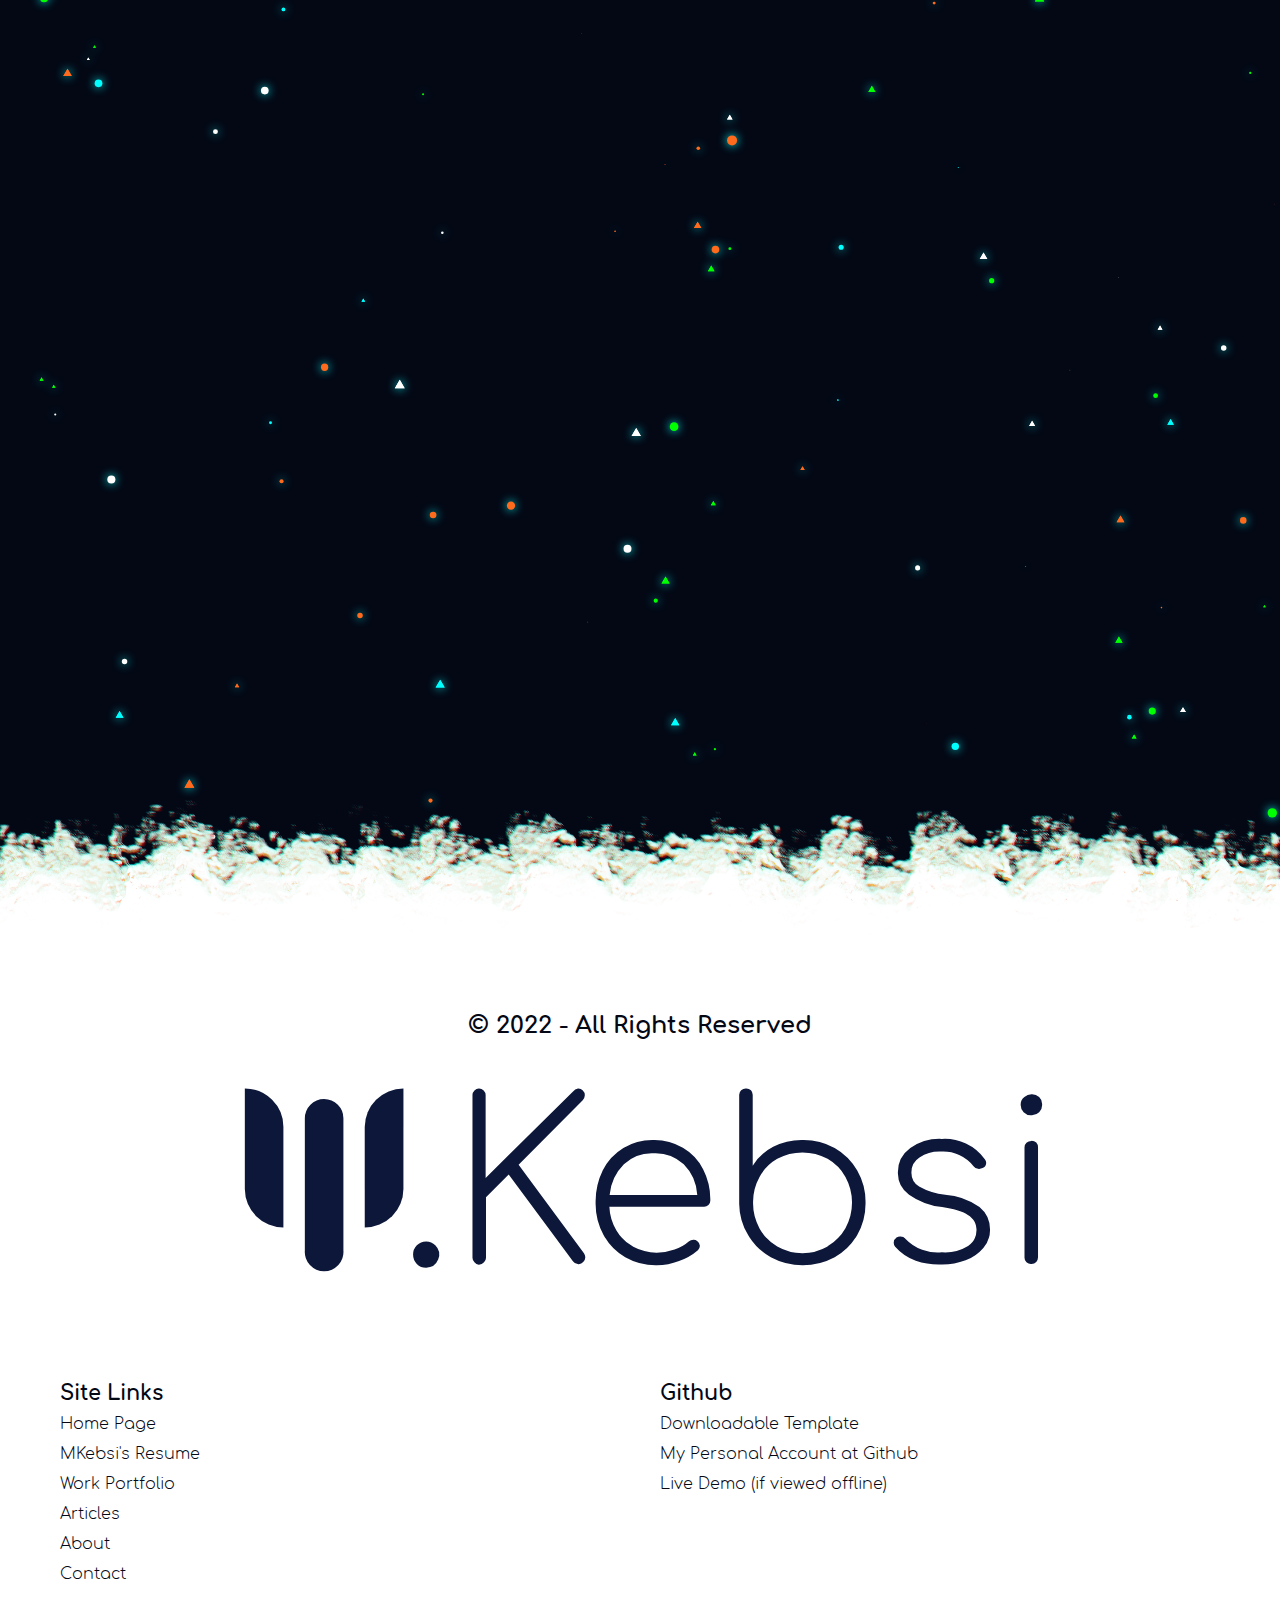
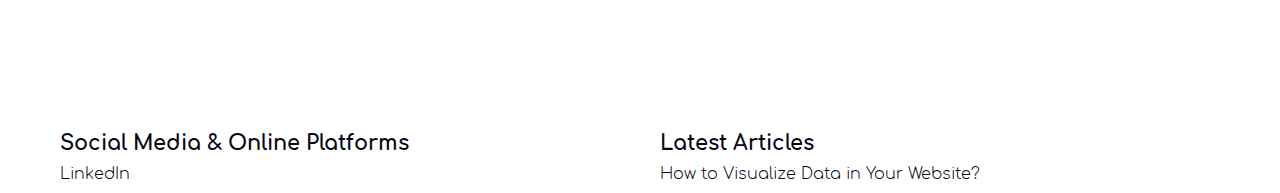
<file: articles.html>
<!DOCTYPE html>
<html lang="en">
    <!--Head Tag-->
    <head>
        <!--Page Title-->
        <title>Articles Page - Where the Passion Goes Forward Forever!</title>
        
        <!--META Tages-->
        <!--Site Description-->
        <meta name="description" content="
            MKebsi's articles page will give a point of where
            can you find some of MKebsi's Blog articles or
            publications. This is just a simple site with some
            general information. Enter to read more.
        " />
        <!--Site Keywords-->
        <meta name="keywords" content="
            mkebsi, mr kebsi, alkebsi, kebsi, m.kebsi,
            mohammed alkebsi, website developer,
            remote worker, freelancer, full time, web designer,
            computer content writer, technology blogging 
            specialist, copywriter, part time, articles written
            by mohammed alkebsi, mkebsi's publications, is
            mkebsi a writer,  محمد الكبسي, كبسي,
            مبرمج مواقع محترف, مصمم مواقع عربي, يمني, اليمن,
            مستقل, مطور برمجيات عن بعد, مدونه, هل محمد الكبسي صانع محتوى,
            مؤلفات محمد الكبسي, لماذا محمد يكتب المدونات بالغه الانجليزية
        "/>
        <!--Site Settings-->
        <meta name="viewport" content="width=device-width, initial-scale=1" />
        <meta name="theme-color" content="#040815"/>
        <meta name="robots" content="index, follow"/>
        
        <!--Site Open Graph-->
        <meta property="og:type" content="profile"/>
        <meta property="og:profile:first_name" content="Mohammed"/>
        <meta property="og:profile:last_name" content="Alkebsi"/>
        <meta property="og:profile:username" content="MKebsi"/>
        <meta property="og:profile:gender" content="male"/>
        <meta property="og:site_name" content="MKebsi"/>
        <meta property="og:title" content="Articles Page - Where the Passion Goes Forward Forever!"/>
        <meta property="og:url" content="https://mrkebsi.github.io/articles.html"/>
        <meta property="og:image" content="https://mrkebsi.github.io/assets/img/articles/books.jpg"/>
        <meta property="og:image:alt" content="MKebsi is a websites developer and an author. Read some of his articles by clicking on this link"/>
        <meta property="og:image:width" content="1365"/>
        <meta property="og:image:height" content="2048"/>
        <meta property="og:description" content="
            MKebsi's articles page will give a point of where
            can you find some of MKebsi's Blog articles or
            publications. This is just a simple site with some
            general information. Enter to read more.
        "/>
        
        <!--Site Twitter Cards-->
        <meta name="twitter:card" content="summary"/>
        <meta name="twitter:title" content="Articles Page - Where the Passion Goes Forward Forever!"/>
        <meta name="twitter:url" content="https://mrkebsi.github.io/articles.html"/>
        <meta name="twitter:image" content="https://mrkebsi.github.io/assets/img/articles/books.jpg"/>
        <meta name="twitter:site" content="MKebsi"/>
        <meta name="twitter:creator" content="@MrKebsi"/>
        <meta name="twitter:description" content="
            MKebsi's articles page will give a point of where
            can you find some of MKebsi's Blog articles or
            publications. This is just a simple site with some
            general information. Enter to read more.
        "/>
        
        <!--LINK Tages-->
        <link rel="canonical" href="https://mrkebsi.github.io/articles.html"/>
        <link rel="stylesheet" href="assets/css/main.css"/>
        <link rel="stylesheet" href="assets/css/lib/aos.css"/>
        <link rel="icon" href="assets/img/logo/logo-minimal-dark.svg" />
        
        <!--Additional Styling Specifications-->
        <style>
            .el-sp {
                text-shadow: var(--blue-glitch-glow);
                color: var(--white);
            }
            .el-sp:after {
                content: none;
            }
            #articles-title {
                position: absolute; 
                width: 80%;
                top: 50%;
                left: 50%;
                transform: translate(-50%, -50%);
                text-shadow: var(--blue-glitch-glow);
            }
        </style>
    </head>
    
    <!--Site/Content Body-->
    <body onload="Start()">
        <!--Calling the SVG Filters-->
        <div id="svg-filters-signer"></div>
        
        <!--Loading Starts-->
        <div id="loading">
            <svg xmlns="http://www.w3.org/2000/svg" id="logo-con" width="500px" viewBox="0 0 70 70">
                <g id="Layer_1" data-name="Layer 1" >
                    <g transform="translate(18.2, 5)"><path class="cls-2" d="M22.59,19.08V29.3A11.77,20.77,0,0,1,10.81,30V30.3A11.78,20.78,0,0,1,22.59,29.08Z"/></g>
                    <g transform="translate(-18.2, 5)"><path class="cls-2" d="M59.2,7.3V7.3A11.78,11.78,0,0,1,47.41,49.8V49.8A11.79,11.79,0,0,1,59.2,7.3Z"/></g>
                    <path class="cls-2" d="M40.89,16.42v20.4a5.89,5.89,0,0,1-11.78,0V35.42a5.89,5.89,0,1,1,11.78,0Z"/>
                </g>
            </svg>
            <p id="motivationals"></p>
            <p id="quote-owner"></p>
        </div>
        <!--Loading Ends-->
        
        <!--Particles Manager-->
        <div id="particles"></div>
        
        <!--Navigation System Stars-->
        <nav id="nav-bar">
            <!--Desktop View Nav. Bar. Starts-->
            <div id="pc-nav" class="pc-element">
                <div class="nav-btn-cons">
                    <a href="/"><button class="nav-btns">Home</button></a>
                </div>
                <div class="nav-btn-cons"></a>
                    <a href="/portfolio.html"><button class="nav-btns">Portfolio</button></a>
                </div>
                <div class="nav-btn-cons">
                    <a href="/cv.html"><button class="nav-btns">Resume</button></a>
                </div>
                <div class="nav-btn-cons">
                    <a href="/about.html"><button class="nav-btns">About</button></a>
                </div>
                <div class="nav-btn-cons">
                    <a href="/articles.html"><button class="nav-btns">Articles</button></a>
                </div>
                <div class="nav-btn-cons">
                    <a href="/contact.html"><button class="nav-btns">Contact Me</button></a>
                </div>
            </div>
            <!--Desktop View Nav. Bar. Ends-->
            
            <!--Mobile View Nav. Bar. Starts-->
            <div id="mobile-nav" class="mobile-element tablet-element">
                <!-- Animated Dots Starts -->
                <div id="dots-con" onmouseover="RP(1)" onmouseout="RP(0)">
                    <div class="dots" id="dot1"></div>
                    <div class="dots" id="dot2"></div>
                    <div class="dots" id="dot3"></div>
                </div>
                <!--Animated Dots Ends-->
                
                <!--Right Panel Starts-->
                <div id="rpanel" class="mobile-element tablet-element" onmouseover="RP(1)" onmouseout="RP(0)">
                    <div class="mb-nav-btn-cons" id="mnbc1">
                        <a href="/"><button class="mb-nav-btns">Home</button></a>
                    </div>
                    <div class="mb-nav-btn-cons" id="mnbc2">
                        <a href="/portfolio.html"><button class="mb-nav-btns">Portfolio</button></a>
                    </div>
                    <div class="mb-nav-btn-cons" id="mnbc3">
                        <a href="/cv.html"><button class="mb-nav-btns">Resume</button></a>
                    </div>
                    <div class="mb-nav-btn-cons" id="mnbc4">
                        <a href="/about.html"><button class="mb-nav-btns">About</button></a>
                    </div>
                    <div class="mb-nav-btn-cons" id="mnbc5">
                        <a href="/articles.html"><button class="mb-nav-btns">Articles</button></a>
                    </div>
                    <div class="mb-nav-btn-cons" id="mnbc6">
                        <a href="/contact.html"><button class="mb-nav-btns">Contact Me</button></a>
                    </div>
                </div>
                <!--Right Panel Ends-->
            </div>
            <!--Mobile View Nav. Bar. Ends-->
        </nav>
        <!--Navigation System Ends-->
        
        <!--Main Content Starts-->
        <main id="content">
            
            <!--Page Starter Starts-->
            <div id="content-starter-con">
                <div id="arts-cover" class="st-cover">
                    <h1 id="articles-title" class="glitch-title">MKebsi's Blog, Where the Passion Goes Forward Forever!</h1>
                </div>
                <div id="hp-s-bottom"></div>
            </div>
            <!--Page Starter Ends-->
            
            <!--Page Body Starts-->
            <div class="small-parg">
                <h2 data-aos="fade-right">Things I Love To Write About</h2>
                <p data-aos="fade-right">
                    Since I was a small child, I was feeling that
                    something works inside my heart once I see
                    the small, children comic books. Most of the
                    children in my age were only love to look at the images
                    and that is it, but I was always struggling to
                    understand the words and the main theme of
                    what I am looking at. This stimulated my 
                    hobby and passion in reading. After elementary school,
                    I started my first Arabic blog. And now, I feel
                    that English blogs are the way I may express
                    my passion to the world. Anyhow, I usually
                    write about...
                </p>
                <br/>
                <ul>
                    <li data-aos="fade-right">Coding or Programming,</li>
                    <li data-aos="fade-right">Marketing,</li>
                    <li data-aos="fade-right">English Language,</li>
                    <li data-aos="fade-right">Personal Stories, or</li>
                    <li data-aos="fade-right">Other Interesting Topics, e.g. Music, Photography, Design...etc</li>
                </ul>
                <br/><br/><br/>
                <h2 data-aos="fade-right">Why Am I Writing?</h2>
                <p data-aos="fade-right">
                    I believe that the main reason has been mentioned
                    above, but I still have some others. First, I want a way
                    to practice typing on my computer when I don't have
                    a project to work on. Then I believe that doing something 
                    is better than nothing, so I love getting anything out
                    of my heart since this will keep teaching me new things.
                    Lastly, I usually feel that I must pay back to the community 
                    whether financially or knowledgeably. So, I started
                    teaching English locally and write globally. This really
                    treats the soul, the heart and the brain once you understand that
                    what you are doing is helping someone somewhere, isn't it?
                </p>
                <br/><br/><br/>
                <h2 data-aos="fade-right">Where Are Those Articles?</h2>
                <p data-aos="fade-right">
                    Take a look at the bottom. You will see some links
                    to the latest articles I have written. Moreover, try to
                    search about "MKebsi" and I hope that you would
                    see some. All of this happens since this is not
                    a dynamic website, which means I can't list every
                    single article I wrote inside the webpage. I only
                    found a way to make some at the bottom, and
                    that seemed good enough for now, but after a
                    little while, I will try to transfer and make a dynamic
                    one soon...
                </p>
            </div>
            <!--Page Body Ends-->
            
            <!--Page Conclusion-->
            <p id="reading-quote" class="quote" data-aos="fade-up">Life is trying things to see if they work!</p>
        </main>
        <!--Main Content Ends-->
        
        <!--Calling Footer-->
        <img src="assets/img/footer-transition.png" id="footer-transition" alt="footer transition"/>
        <iframe id="footer" src="footer.html"></iframe>
        
        <!--Javascript Libraries & Files-->
        <script src="assets/js/lib/aos.js"></script>
        <script src="assets/js/lib/anime.min.js"></script>
        <script src="assets/js/lib/particles.js"></script>
        <script src="assets/js/lib/typed.min.js"></script>
        <script src="assets/js/lib/glitch.js"></script>
        <script src="assets/js/main.js"></script>
    </body>
</html>
</file>
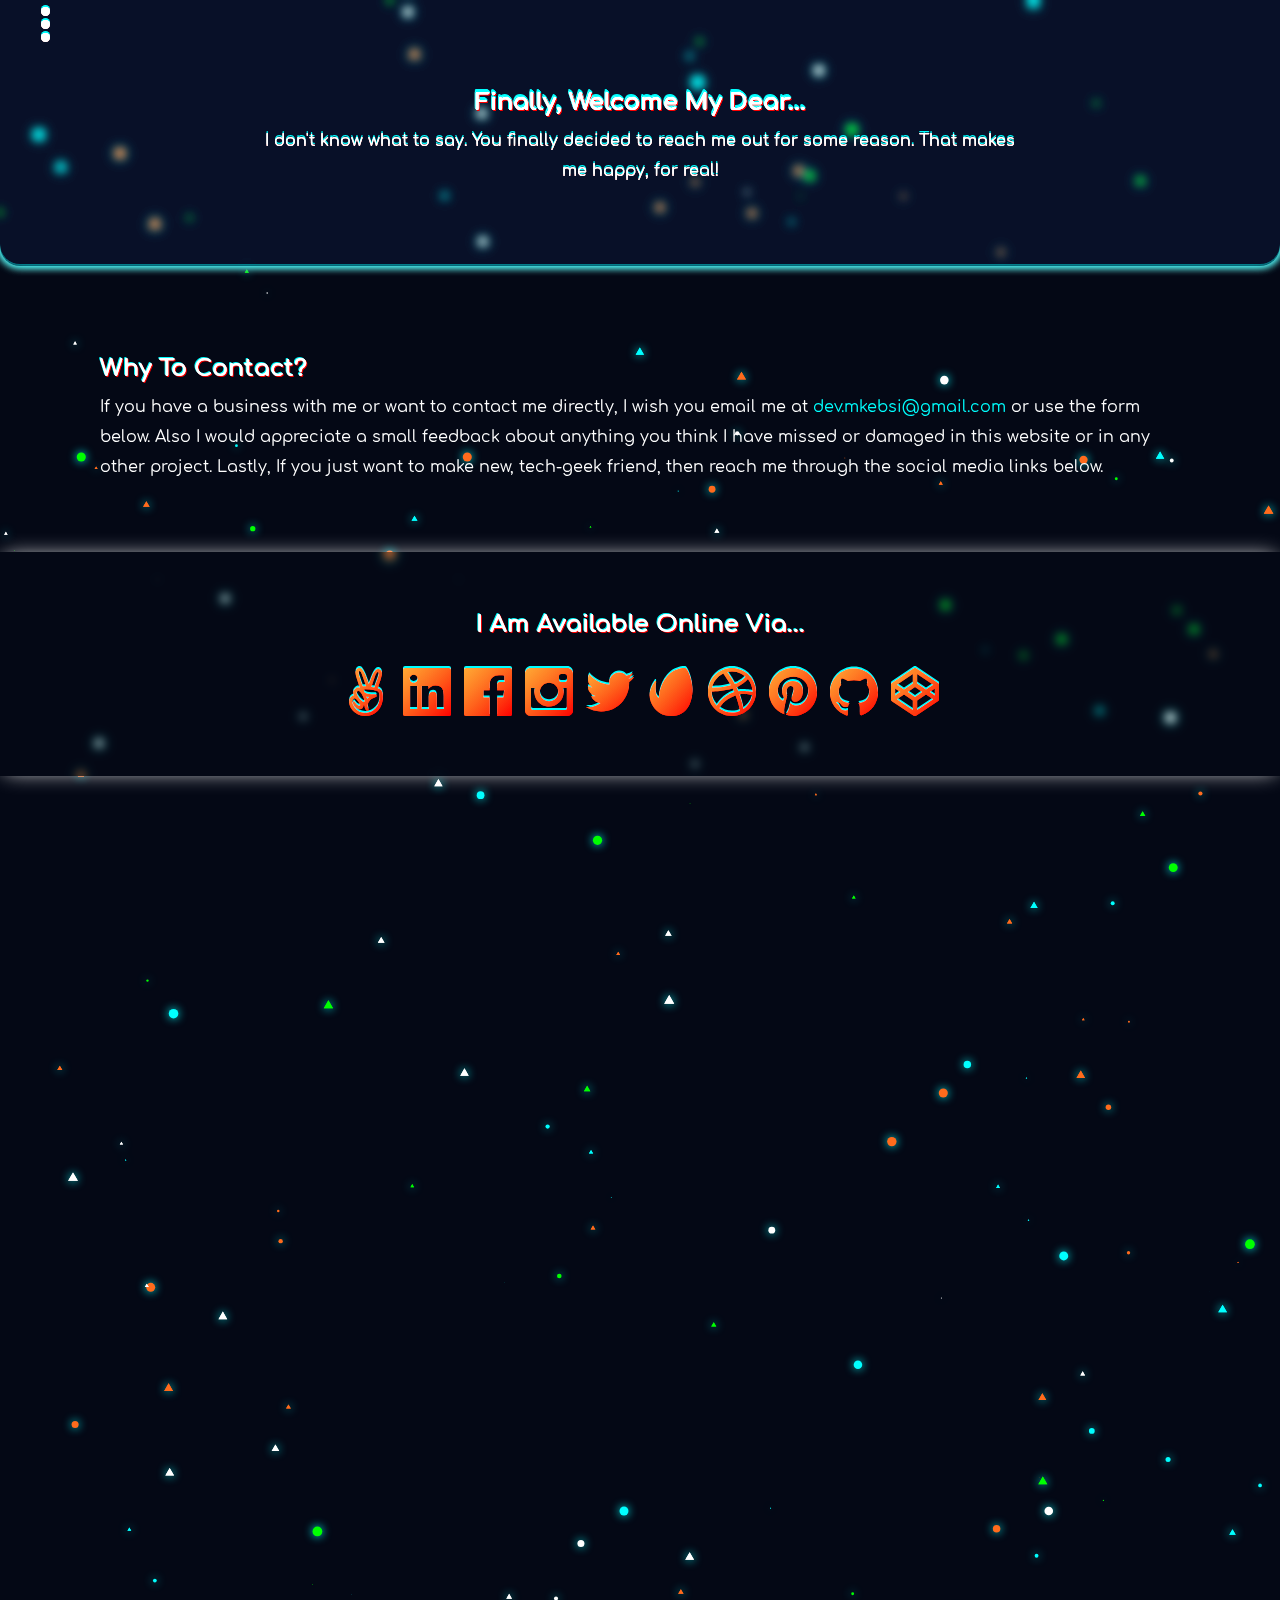
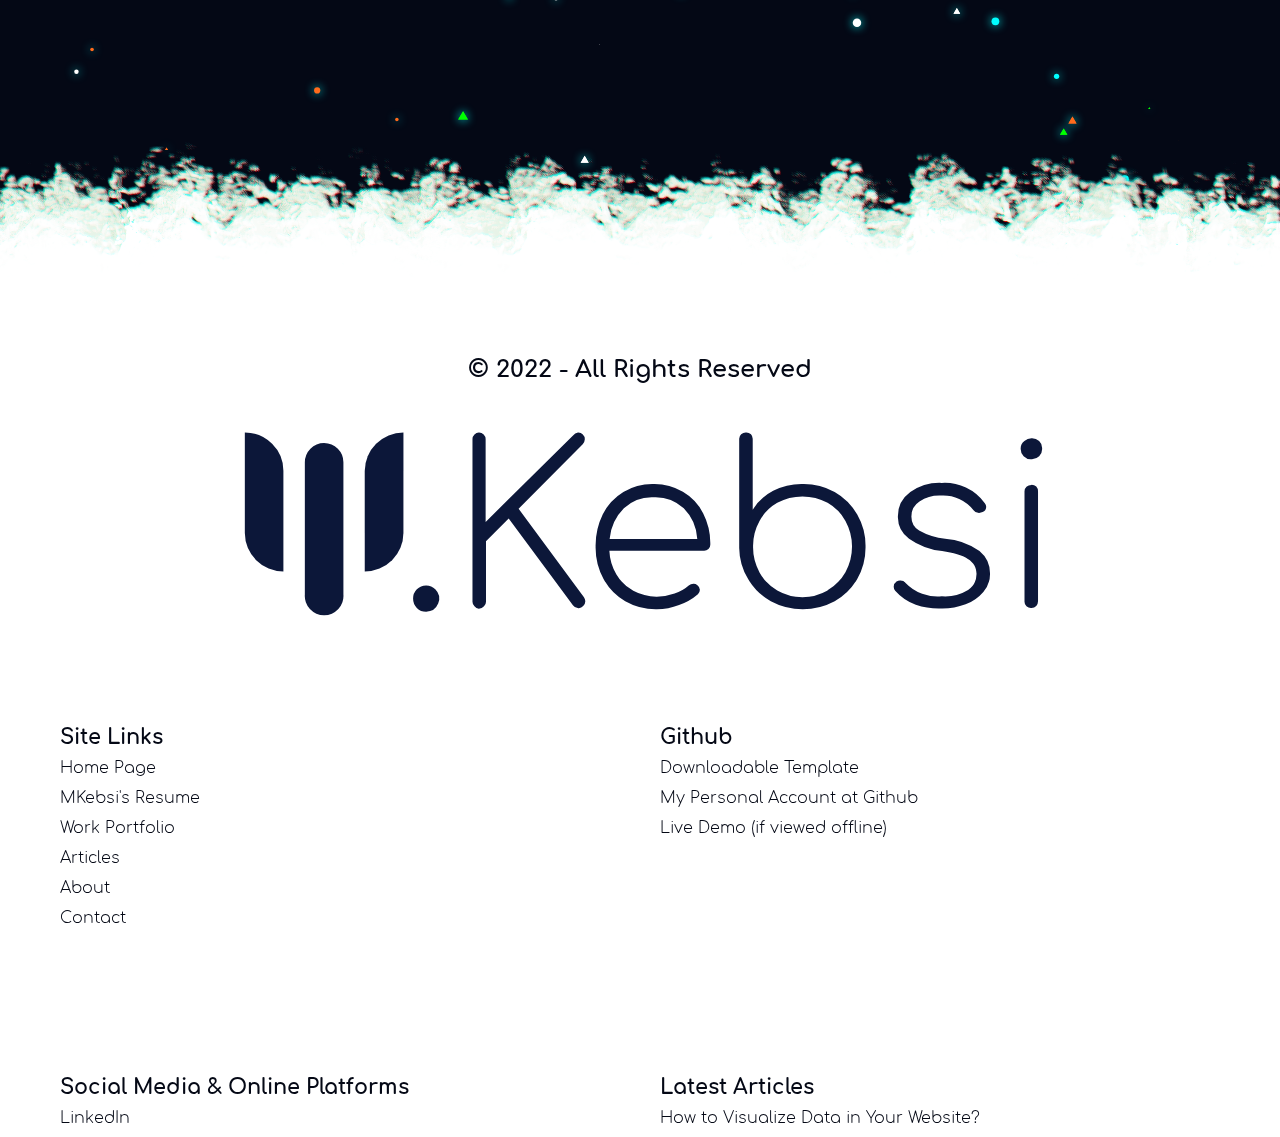
<file: contact.html>
<!DOCTYPE html>
<html lang="en">
    <!--Head Tag-->
    <head>
        <!--Page Title-->
        <title>Contact MKebsi - Your Personal Websites Developer</title>
        
        <!--META Tages-->
        <!--Site Description-->
        <meta name="description" content="
            M.Kebsi - Mohammed Alkebsi's is a full-stack websites
            developer working remotly and available for worldwide 
            clients whether via authenticated websites like Freelancer
            or UpWork or directly and personally via email, phone...etc
        " />
        <!--Site Keywords-->
        <meta name="keywords" content="
            mkebsi's contact information, where to find mkebsi, 
            mkebsi, mr kebsi, alkebsi, kebsi, m.kebsi,
             mohammed alkebsi, website developer,
            remote worker, freelancer, full time, web designer,
            website designer contact details, how can I email
            mohammed alkebsi, part time,  محمد الكبسي, كبسي,
            مبرمج مواقع محترف, مصمم مواقع عربي, يمني, اليمن,
            مستقل, مطور برمجيات عن بعد, كيفية التواصل مع محمد الكبسي,
            معلومات الايميل او الهاتف لمحمد الكبسي
        "/>
        <!--Site Settings-->
        <meta name="viewport" content="width=device-width, initial-scale=1" />
        <meta name="theme-color" content="#040815"/>
        <meta name="robots" content="index, follow"/>
        
        <!--Site Open Graph-->
        <meta property="og:type" content="profile"/>
        <meta property="og:profile:first_name" content="Mohammed"/>
        <meta property="og:profile:last_name" content="Alkebsi"/>
        <meta property="og:profile:username" content="MKebsi"/>
        <meta property="og:profile:gender" content="male"/>
        <meta property="og:site_name" content="MKebsi"/>
        <meta property="og:title" content="Contact MKebsi - Your Personal Websites Developer"/>
        <meta property="og:url" content="https://mrkebsi.github.io/contact.html"/>
        <meta property="og:image" content="https://mrkebsi.github.io/assets/img/cover1.jpg"/>
        <meta property="og:image:alt" content="MKebsi, a Full-Stack Websites Developer contacts information. You can get in touch with him by clicking this link"/>
        <meta property="og:image:width" content="2028"/>
        <meta property="og:image:height" content="1263"/>
        <meta property="og:description" content="
            MKebsi is an abbreviated version of my
            full name, Mohammed Alkebsi. I am working
            as a full stack websites developer and a 
            digital marketer. I am also studying computer science 
            at Harvard. While it is just a course, I...
        "/>
        
        <!--Site Twitter Cards-->
        <meta name="twitter:card" content="summary"/>
        <meta name="twitter:title" content="Contact MKebsi - Your Personal Websites Developer"/>
        <meta name="twitter:url" content="https://mrkebsi.github.io/contact.html"/>
        <meta name="twitter:image" content="https://mrkebsi.github.io/assets/img/cover1.jpg"/>
        <meta name="twitter:site" content="MKebsi"/>
        <meta name="twitter:creator" content="@MrKebsi"/>
        <meta name="twitter:description" content="
            MKebsi is an abbreviated version of my
            full name, Mohammed Alkebsi. I am working
            as a full stack websites developer and a 
            digital marketer. I am also studying computer science 
            at Harvard. While it is just a course, I...
        "/>
        
        <!--LINK Tages-->
        <link rel="canonical" href="https://mrkebsi.github.io/contact.html"/>
        <link rel="stylesheet" href="assets/css/main.css"/>
        <link rel="stylesheet" href="assets/css/lib/aos.css"/>
        <link rel="icon" href="assets/img/logo/logo-minimal-dark.svg" />
    </head>
    
    <!--Site/Content Body-->
    <body onload="Start()">
        <!--Calling the SVG Filters-->
        <div id="svg-filters-signer"></div>
        
        <!--Loading Starts-->
        <div id="loading">
            <svg xmlns="http://www.w3.org/2000/svg" id="logo-con" width="500px" viewBox="0 0 70 70">
                <g id="Layer_1" data-name="Layer 1" >
                    <g transform="translate(18.2, 5)"><path class="cls-2" d="M22.59,19.08V29.3A11.77,20.77,0,0,1,10.81,30V30.3A11.78,20.78,0,0,1,22.59,29.08Z"/></g>
                    <g transform="translate(-18.2, 5)"><path class="cls-2" d="M59.2,7.3V7.3A11.78,11.78,0,0,1,47.41,49.8V49.8A11.79,11.79,0,0,1,59.2,7.3Z"/></g>
                    <path class="cls-2" d="M40.89,16.42v20.4a5.89,5.89,0,0,1-11.78,0V35.42a5.89,5.89,0,1,1,11.78,0Z"/>
                </g>
            </svg>
            <p id="motivationals"></p>
            <p id="quote-owner"></p>
        </div>
        <!--Loading Ends-->
        
        <!--Particles Manager-->
        <div id="particles"></div>
        
        <!--Navigation System Stars-->
        <nav id="nav-bar">
            <!--Desktop View Nav. Bar. Starts-->
            <div id="pc-nav" class="pc-element">
                <div class="nav-btn-cons">
                    <a href="/index.html"><button class="nav-btns">Home</button></a>
                </div>
                <div class="nav-btn-cons"></a>
                    <a href="/portfolio.html"><button class="nav-btns">Portfolio</button></a>
                </div>
                <div class="nav-btn-cons">
                    <a href="/cv.html"><button class="nav-btns">Resume</button></a>
                </div>
                <div class="nav-btn-cons">
                    <a href="/about.html"><button class="nav-btns">About</button></a>
                </div>
                <div class="nav-btn-cons">
                    <a href="/articles.html"><button class="nav-btns">Articles</button></a>
                </div>
                <div class="nav-btn-cons">
                    <a href="/contact.html"><button class="nav-btns">Contact Me</button></a>
                </div>
            </div>
            <!--Desktop View Nav. Bar. Ends-->
            
            <!--Mobile View Nav. Bar. Starts-->
            <div id="mobile-nav" class="mobile-element tablet-element">
                <!-- Animated Dots Starts -->
                <div id="dots-con" onmouseover="RP(1)" onmouseout="RP(0)">
                    <div class="dots" id="dot1"></div>
                    <div class="dots" id="dot2"></div>
                    <div class="dots" id="dot3"></div>
                </div>
                <!--Animated Dots Ends-->
                
                <!--Right Panel Starts-->
                <div id="rpanel" class="mobile-element tablet-element" onmouseover="RP(1)" onmouseout="RP(0)">
                    <div class="mb-nav-btn-cons" id="mnbc1">
                        <a href="/index.html"><button class="mb-nav-btns">Home</button></a>
                    </div>
                    <div class="mb-nav-btn-cons" id="mnbc2">
                        <a href="/portfolio.html"><button class="mb-nav-btns">Portfolio</button></a>
                    </div>
                    <div class="mb-nav-btn-cons" id="mnbc3">
                        <a href="/cv.html"><button class="mb-nav-btns">Resume</button></a>
                    </div>
                    <div class="mb-nav-btn-cons" id="mnbc4">
                        <a href="/about.html"><button class="mb-nav-btns">About</button></a>
                    </div>
                    <div class="mb-nav-btn-cons" id="mnbc5">
                        <a href="/articles.html"><button class="mb-nav-btns">Articles</button></a>
                    </div>
                    <div class="mb-nav-btn-cons" id="mnbc6">
                        <a href="/contact.html"><button class="mb-nav-btns">Contact Me</button></a>
                    </div>
                </div>
                <!--Right Panel Ends-->
            </div>
            <!--Mobile View Nav. Bar. Ends-->
        </nav>
        <!--Navigation System Ends-->
        
        <!--Main Content Starts-->
        <main id="content" class="indexed-content">
            
            <!--Page Starter Starts-->
            <div id="contacts-starter">
                <h2 class="hover">Finally, Welcome My Dear...</h2>
                <p>
                    I don't know what to say. You finally decided 
                    to reach me out for some reason. That
                    makes me happy, for real!
                </p>
            </div>
            <!--Page Starter Ends-->
            <br/>
            <!--Page Body Starts-->
            <div id="why-contact">
                <h2 data-aos="fade-right">Why To Contact?</h2>
                <p data-aos="fade-right">
                    If you have a business with me or want to contact 
                    me directly, I wish you email me
                    at <a href="mailto:dev.mkebsi@gmail.com">dev.mkebsi@gmail.com</a>
                    or use the form below. Also I would appreciate a small
                    feedback about anything you think I have missed or
                    damaged in this website or in any other project. Lastly, If
                    you just want to make new, tech-geek friend, then
                    reach me through the social media links below.
                </p>
            </div>
            
            <div id="social-contacts" class="glassy-element">
                <a href="/contact.html"><h2 data-aos="fade">I Am Available Online Via...</h2></a>
                <a href="https://angel.co/u/mohammed-alkebsi" target="_blank" data-aos="fade"><svg xmlns="http://www.w3.org/2000/svg" 
                    xmlns:xlink="http://www.w3.org/1999/xlink" x="0px" y="0px" width="48px" height="48px" class="cv-icon" viewBox="0 0 48 48"><g>
                    <path d="M7.15293,34.07059c0-3.83453,1.62895-5.85893,4.8-6.72941c-0.50196-1.2549-0.75294-2.18039-0.75294-2.77647
                        c0-2.20661,2.78837-4.94118,4.89412-4.94118c0.53333,0,1.16079,0.14118,1.88235,0.42353
                        c-1.50588-4.29804-2.58823-7.56078-3.24706-9.78823c-0.86017-2.90307-2.01157-6.67816,0-8.94118
                        C15.51372,0.43922,16.5647,0,17.88235,0c2.25882,0,4.97255,4.62745,8.14118,13.88235l0.8,2.30588
                        c1.20033-3.00082,4.88375-15.29412,9.0353-15.29412c1.2549,0,2.24314,0.42353,2.96471,1.27059
                        c2.02848,2.28204,0.83306,5.66133,0,8.61176c-0.65882,2.2902-1.69412,5.42745-3.10588,9.41177
                        c1.78823,0.43921,3.07451,1.28627,3.85883,2.54118c0.84706,1.34902,1.27059,3.43529,1.27059,6.25882
                        c0,5.58432-1.66275,10.14902-4.98824,13.69412C32.47058,46.22745,28.17254,48,22.9647,48
                        c-6.43162,0-12.0802-3.77773-14.58823-8.89412C7.56078,37.41177,7.15293,35.73333,7.15293,34.07059z M10.21176,33.83529
                        c0,1.96574,1.31226,4.33846,2.49412,5.92941c2.76824,3.57846,6.38809,5.12941,10.63529,5.12941
                        c4.04706,0,7.45098-1.52157,10.21177-4.56471c2.72941-3.01176,4.09412-6.82353,4.09412-11.43529
                        c0-1.57722-0.00425-3.93641-1.17647-4.94118c-0.84706-0.72157-2.5098-1.34902-4.98824-1.88235
                        c-2.47843-0.56471-5.11372-0.84706-7.90588-0.84706c-1.07907,0-1.64706,0.16292-1.64706,1.22353
                        c0,1.28627,0.72157,2.19608,2.16471,2.72941c1.56863,0.65882,4.15686,0.98824,7.76471,0.98824h1.31765
                        c0.73756,0,1.39246,0.3853,1.6,1.97647c-1.3528,1.3528-3.58117,1.53439-5.08235,2.68235
                        c-1.2549,0.9098-2.25882,1.99216-3.01176,3.24706c-0.72157,1.22353-1.08235,2.38432-1.08235,3.48235
                        c0,0.65882,0.15686,1.45882,0.47059,2.4c0.3451,1.03529,0.51761,1.7098,0.51761,2.02353
                        c-0.00828,0.29124-0.09408,0.49412-0.44696,0.6353c-1.4588,0.32941-2.12555-0.38432-2.753-1.57647
                        c-0.53333-1.00392-0.83137-2.2902-0.89412-3.85882c-0.18997,0.06332-0.87779,0.04706-1.08235,0.04706
                        c0.03137,0.15686,0.04706,0.3451,0.04706,0.5647c0,0.94118-0.36078,1.74118-1.08235,2.4
                        c-0.72157,0.65882-1.56863,0.98824-2.54118,0.98824c-1.47451,0-2.96471-0.70588-4.47059-2.11765
                        c-1.50588-1.44314-2.25882-2.8549-2.25882-4.23529c0-0.81907,0.35039-1.24451,0.89412-1.78823
                        c0.78431,0.97255,1.31765,1.64706,1.6,2.02353c1.31765,1.85098,2.5098,2.77647,3.57647,2.77647
                        c0.59893,0,1.08235-0.44372,1.08235-0.75294c0-0.25098-0.18824-0.70588-0.56471-1.3647
                        c-0.55047-1.03213-2.72209-3.91092-3.85882-4.84706c-0.47059-0.43921-0.81569-0.65882-1.03529-0.65882
                        C11.74108,30.21177,10.21176,31.57092,10.21176,33.83529z M14.44705,24.84706c0,0.40784,0.25098,1.11373,0.75294,2.11765
                        c0.92526,1.78443,3.10059,4.66358,4.75294,6.11765c0.75294,0.62745,1.31765,0.94118,1.69412,0.94118
                        c0.48287,0,0.98824-0.57428,0.98824-1.08235c0-0.37647-0.28235-1.28627-0.84706-2.72941c-0.77729-1.88772-2.43055-5.34281-4-6.63529
                        c-0.50196-0.47059-0.98824-0.70588-1.45882-0.70588C15.65802,22.87059,14.44705,24.10072,14.44705,24.84706z M16.5647,4.51765
                        c0,1.06667,0.37647,2.7451,1.12941,5.03529c0.6902,2.22745,1.72549,5.20784,3.10588,8.94118
                        c0.71058-0.42635,2.43125-0.2239,3.34118-0.14118l-3.24706-9.41177C20.01568,6.43137,19.32548,4.8,18.82352,4.04706
                        c-0.40784-0.65882-0.81569-0.98824-1.22353-0.98824C16.91751,3.05882,16.5647,3.82956,16.5647,4.51765z M24.37646,28.51765
                        c0.28235,0.72157,0.58039,1.50588,0.89412,2.35294c0.62745-0.72157,1.2549-1.31765,1.88235-1.78823
                        C26.1957,28.8909,25.42523,28.86724,24.37646,28.51765z M29.31764,18.91765l3.15294,0.56471
                        c1.41177-3.8902,2.49412-7.01176,3.24706-9.36471c0.43381-1.40555,1.69067-4.60948,0.84706-5.69412
                        c-0.28518-0.49905-1.16394-0.64828-2.16471,0.94118c-0.59608,0.9098-1.27059,2.49412-2.02353,4.75294L29.31764,18.91765z"/>
                </g></svg></a>
                <a href="https://www.linkedin.com/in/mkebsi" target="_blank" data-aos="fade"><svg xmlns="http://www.w3.org/2000/svg" 
                    xmlns:xlink="http://www.w3.org/1999/xlink" x="0px" y="0px" class="cv-icon" viewBox="0 0 48 48"><g>
                    <path d="M46,0H2C0.9,0,0,0.9,0,2v44c0,1.1,0.9,2,2,2h44c1.1,0,2-0.9,2-2V2C48,0.9,47.1,0,46,0z M14.2,40.9H7.1V18
                        h7.1V40.9z M10.7,14.9c-2.3,0-4.1-1.8-4.1-4.1c0-2.3,1.8-4.1,4.1-4.1c2.3,0,4.1,1.8,4.1,4.1C14.8,13,13,14.9,10.7,14.9z M40.9,40.9
                        h-7.1V29.8c0-2.7,0-6.1-3.7-6.1c-3.7,0-4.3,2.9-4.3,5.9v11.3h-7.1V18h6.8v3.1h0.1c0.9-1.8,3.3-3.7,6.7-3.7c7.2,0,8.5,4.7,8.5,10.9
                        V40.9z"/>
                </g></svg></a>
                <a href="https://www.facebook.com/profile.php?id=100077633622517" target="_blank" data-aos="fade"><svg xmlns="http://www.w3.org/2000/svg" 
                    xmlns:xlink="http://www.w3.org/1999/xlink" x="0px" y="0px" class="cv-icon" viewBox="0 0 48 48"><g>
                    <path d="M46,0H2C0.89543,0,0,0.89543,0,2v44c0,1.10457,0.89543,2,2,2h23.63829V29.4119h-6.25529v-7.24417h6.25529
                        v-5.34235c0-6.19977,3.78661-9.57566,9.31723-9.57566c2.64922,0,4.92609,0.19724,5.58963,0.2854v6.47912l-3.83577,0.00174
                        c-3.00786,0-3.59026,1.42929-3.59026,3.52668v4.62507h7.17347l-0.93401,7.24417h-6.23946V48H46c1.10457,0,2-0.89543,2-2V2
                        C48,0.89543,47.10457,0,46,0z"/>
                </g></svg></a>
                <a href="https://instagram.com/mkebsi" target="_blank" data-aos="fade"><svg xmlns="http://www.w3.org/2000/svg" 
                    xmlns:xlink="http://www.w3.org/1999/xlink" x="0px" y="0px" width="48px" height="48px" class="cv-icon" viewBox="0 0 48 48"><g>
                    <path d="M42.3,0H5.7C2.6,0,0,2.5,0,5.7v36.6C0,45.5,2.6,48,5.7,48h36.6c3.2,0,5.7-2.5,5.7-5.7V5.7
                        C48,2.5,45.4,0,42.3,0z M36,6h4c1.1,0,2,0.9,2,2v4c0,1.1-0.9,2-2,2h-4c-1.1,0-2-0.9-2-2V8C34,6.9,34.9,6,36,6z M24.1,14.8
                        c5.1,0,9.2,4.1,9.2,9.2c0,5.1-4.1,9.2-9.2,9.2c-5.1,0-9.2-4.1-9.2-9.2C14.8,19,19,14.8,24.1,14.8z M40,42H8c-1.1,0-2-0.9-2-2V20h4
                        c-0.6,2.2-0.7,4.8-0.2,7.2c1.2,5.6,5.7,10,11.3,11.1c9.3,1.8,17.5-5.3,17.5-14.3c0-1.3-0.3-2.8-0.7-4.1h4v20C42,41.1,41.1,42,40,42z"/>
                </g></svg></a>
                <a href="https://twitter.com/mrkebsi" target="_blank" data-aos="fade"><svg xmlns="http://www.w3.org/2000/svg" 
                    xmlns:xlink="http://www.w3.org/1999/xlink" x="0px" y="0px" width="48px" height="48px" class="cv-icon" viewBox="0 0 48 48"><g>
                    <path d="M48,9.1c-1.8,0.8-3.7,1.3-5.7,1.6c2-1.2,3.6-3.1,4.3-5.4c-1.9,1.1-4,1.9-6.3,2.4c-1.8-1.9-4.4-3.1-7.2-3.1
                        c-5.4,0-9.8,4.4-9.8,9.8c0,0.8,0.1,1.5,0.3,2.2C15.5,16.2,8.2,12.3,3.3,6.3C2.5,7.8,2,9.4,2,11.2c0,3.4,1.7,6.4,4.4,8.2
                        c-1.6-0.1-3.1-0.5-4.5-1.2c0,0,0,0.1,0,0.1c0,4.8,3.4,8.8,7.9,9.7c-0.8,0.2-1.7,0.3-2.6,0.3c-0.6,0-1.3-0.1-1.9-0.2
                        c1.3,3.9,4.9,6.8,9.2,6.8c-3.4,2.6-7.6,4.2-12.2,4.2c-0.8,0-1.6,0-2.3-0.1c4.4,2.8,9.5,4.4,15.1,4.4c18.1,0,28-15,28-28
                        c0-0.4,0-0.9,0-1.3C45,12.8,46.7,11.1,48,9.1z"/>
                </g></svg></a>
                <a href="https://themeforest.com/user/MKebsi" target="_blank" data-aos="fade"><svg xmlns="http://www.w3.org/2000/svg"
                    xmlns:xlink="http://www.w3.org/1999/xlink" x="0px" y="0px" class="cv-icon" viewBox="0 0 48 48"><g>
                    <path d="M38.9,0.3c2.2,1.1,11.1,19.9,3.5,36.4C36.3,49.8,21,49.8,13.2,45.2c-6.6-4-16.7-16.5-5.5-31.8
                        c0.5-0.6,1.6-0.5,1.4,1.2c-0.2,1.2-1.8,10.2,1.3,14.1c1.4,1.9,1.7,0.6,1.7,0.6s-0.2-13,9.8-22.9C28.3,0.4,37.1-0.6,38.9,0.3z"/>
                </g></svg></a>
                <a href="https://dribbble.com/MKebsi" target="_blank" data-aos="fade"><svg xmlns="http://www.w3.org/2000/svg" 
                    xmlns:xlink="http://www.w3.org/1999/xlink" x="0px" y="0px" class="cv-icon" viewBox="0 0 48 48"><g>
                    <path fill-rule="evenodd" clip-rule="evenodd" d="M24,48C10.8,48,0,37.2,0,24S10.8,0,24,0s24,10.8,24,24
                        S37.2,48,24,48z M44.2,27.3c-0.7-0.2-6.3-1.9-12.8-0.9c2.7,7.4,3.8,13.4,4,14.6C40.1,37.9,43.3,33,44.2,27.3z M32,42.9
                        c-0.3-1.8-1.5-8.1-4.4-15.5c0,0-0.1,0-0.1,0c-11.6,4-15.7,12-16.1,12.8c3.5,2.7,7.8,4.3,12.6,4.3C26.8,44.5,29.5,44,32,42.9z
                         M8.8,37.7c0.5-0.8,6.1-10.1,16.7-13.5c0.3-0.1,0.5-0.2,0.8-0.2c-0.5-1.2-1.1-2.3-1.7-3.5c-10.2,3.1-20.2,2.9-21.1,2.9
                        c0,0.2,0,0.4,0,0.6C3.5,29.3,5.5,34.1,8.8,37.7z M3.9,19.8c0.9,0,9.4,0,19-2.5c-3.4-6-7.1-11.1-7.6-11.9C9.5,8.2,5.3,13.5,3.9,19.8z
                         M19.2,4.1c0.6,0.8,4.3,5.8,7.6,12c7.3-2.7,10.4-6.9,10.7-7.4C34,5.5,29.2,3.5,24,3.5C22.3,3.5,20.7,3.7,19.2,4.1z M39.9,11.1
                        c-0.4,0.6-3.9,5-11.4,8.1c0.5,1,0.9,2,1.4,3c0.2,0.4,0.3,0.7,0.4,1.1c6.8-0.9,13.6,0.5,14.3,0.7C44.5,19,42.7,14.6,39.9,11.1z"/>
                </g></svg></a>
                <a href="https://pinterest.com/MKebsi" target="_blank" data-aos="fade"><svg xmlns="http://www.w3.org/2000/svg" 
                    xmlns:xlink="http://www.w3.org/1999/xlink" x="0px" y="0px" class="cv-icon" viewBox="0 0 48 48"><g>
                    <path d="M24,0C10.7,0,0,10.7,0,24c0,10.2,6.3,18.9,15.3,22.3c-0.2-1.9-0.4-4.8,0.1-6.9c0.4-1.9,2.8-11.9,2.8-11.9
                        s-0.7-1.4-0.7-3.6c0-3.3,1.9-5.8,4.3-5.8c2,0,3,1.5,3,3.4c0,2.1-1.3,5.1-2,8c-0.6,2.4,1.2,4.3,3.6,4.3c4.3,0,7.5-4.5,7.5-11
                        c0-5.7-4.1-9.8-10-9.8c-6.8,0-10.8,5.1-10.8,10.4c0,2.1,0.8,4.3,1.8,5.5c0.2,0.2,0.2,0.4,0.2,0.7c-0.2,0.8-0.6,2.4-0.7,2.7
                        c-0.1,0.4-0.3,0.5-0.8,0.3c-3-1.4-4.9-5.8-4.9-9.3c0-7.6,5.5-14.5,15.9-14.5c8.3,0,14.8,5.9,14.8,13.9c0,8.3-5.2,14.9-12.5,14.9
                        c-2.4,0-4.7-1.3-5.5-2.8c0,0-1.2,4.6-1.5,5.7c-0.5,2.1-2,4.7-3,6.3c2.2,0.7,4.6,1.1,7.1,1.1c13.3,0,24-10.7,24-24
                        C48,10.7,37.3,0,24,0z"/>
                </g></svg></a>
                <a href="https://github.com/MrKebsi" target="_blank" data-aos="fade"><svg xmlns="http://www.w3.org/2000/svg" 
                    xmlns:xlink="http://www.w3.org/1999/xlink" x="0px" y="0px" class="cv-icon" viewBox="0 0 48 48"><g>
                    <path fill-rule="evenodd" clip-rule="evenodd" d="M24,0.6c-13.3,0-24,10.7-24,24c0,10.6,6.9,19.6,16.4,22.8
                        c1.2,0.2,1.6-0.5,1.6-1.2c0-0.6,0-2.1,0-4.1c-6.7,1.5-8.1-3.2-8.1-3.2c-1.1-2.8-2.7-3.5-2.7-3.5c-2.2-1.5,0.2-1.5,0.2-1.5
                        c2.4,0.2,3.7,2.5,3.7,2.5c2.1,3.7,5.6,2.6,7,2c0.2-1.6,0.8-2.6,1.5-3.2c-5.3-0.6-10.9-2.7-10.9-11.9c0-2.6,0.9-4.8,2.5-6.4
                        c-0.2-0.6-1.1-3,0.2-6.4c0,0,2-0.6,6.6,2.5c1.9-0.5,4-0.8,6-0.8c2,0,4.1,0.3,6,0.8c4.6-3.1,6.6-2.5,6.6-2.5c1.3,3.3,0.5,5.7,0.2,6.4
                        c1.5,1.7,2.5,3.8,2.5,6.4c0,9.2-5.6,11.2-11,11.8c0.9,0.7,1.6,2.2,1.6,4.4c0,3.2,0,5.8,0,6.6c0,0.6,0.4,1.4,1.7,1.2
                        C41.1,44.2,48,35.2,48,24.6C48,11.3,37.3,0.6,24,0.6z"/>
                </g></svg></a>
                <a href="https://codepen.io/MKebsi" target="_blank" data-aos="fade"><svg xmlns="http://www.w3.org/2000/svg" 
                    xmlns:xlink="http://www.w3.org/1999/xlink" x="0px" y="0px" class="cv-icon" viewBox="0 0 48 48"><g>
                    <path d="M48,16.4C48,16.4,48,16.4,48,16.4c0-0.1,0-0.2-0.1-0.3c0,0,0-0.1,0-0.1c0-0.1,0-0.1-0.1-0.2c0,0,0-0.1,0-0.1
                        c0,0,0-0.1-0.1-0.1c0,0,0-0.1-0.1-0.1c0,0-0.1-0.1-0.1-0.1c0,0,0-0.1-0.1-0.1c0,0-0.1-0.1-0.1-0.1c0,0-0.1-0.1-0.1-0.1
                        c0,0-0.1-0.1-0.1-0.1c0,0-0.1,0-0.1-0.1c0,0,0,0,0,0L25.1,0.3c-0.7-0.5-1.6-0.5-2.3,0L0.9,15c0,0,0,0,0,0c0,0-0.1,0-0.1,0.1
                        c0,0-0.1,0.1-0.1,0.1c0,0-0.1,0.1-0.1,0.1c0,0-0.1,0.1-0.1,0.1c0,0,0,0.1-0.1,0.1c0,0-0.1,0.1-0.1,0.1c0,0,0,0.1-0.1,0.1
                        c0,0,0,0.1-0.1,0.1c0,0,0,0.1,0,0.1c0,0,0,0.1-0.1,0.2c0,0,0,0.1,0,0.1c0,0.1,0,0.1,0,0.2c0,0,0,0.1,0,0.1c0,0.1,0,0.2,0,0.3v14.6
                        c0,0.1,0,0.2,0,0.3c0,0,0,0.1,0,0.1c0,0.1,0,0.1,0,0.2c0,0,0,0.1,0,0.1c0,0.1,0,0.1,0.1,0.2c0,0,0,0.1,0,0.1c0,0,0,0.1,0.1,0.1
                        c0,0,0,0.1,0.1,0.1c0,0,0.1,0.1,0.1,0.1c0,0,0,0.1,0.1,0.1c0,0,0.1,0.1,0.1,0.1c0,0,0.1,0.1,0.1,0.1c0,0,0.1,0.1,0.1,0.1
                        c0,0,0.1,0,0.1,0.1c0,0,0,0,0,0l21.9,14.6c0.3,0.2,0.7,0.3,1.1,0.3c0.4,0,0.8-0.1,1.1-0.3L47.1,33c0,0,0,0,0,0c0,0,0.1,0,0.1-0.1
                        c0,0,0.1-0.1,0.1-0.1c0,0,0.1-0.1,0.1-0.1c0,0,0.1-0.1,0.1-0.1c0,0,0-0.1,0.1-0.1c0,0,0.1-0.1,0.1-0.1c0,0,0-0.1,0.1-0.1
                        c0,0,0-0.1,0.1-0.1c0,0,0-0.1,0-0.1c0-0.1,0-0.1,0.1-0.2c0,0,0-0.1,0-0.1c0-0.1,0-0.1,0-0.2c0,0,0-0.1,0-0.1c0-0.1,0-0.2,0-0.3V16.7
                        C48,16.6,48,16.5,48,16.4z M26.1,5.9l16.2,10.8L35,21.5l-8.9-6V5.9z M21.9,5.9v9.6l-8.9,6l-7.2-4.8L21.9,5.9z M4.1,20.5L9.3,24
                        l-5.2,3.5V20.5z M21.9,42.1L5.8,31.3l7.2-4.8l8.9,6V42.1z M24,28.9L16.7,24l7.3-4.9l7.3,4.9L24,28.9z M26.1,42.1v-9.6l8.9-6l7.2,4.8
                        L26.1,42.1z M43.9,27.5L38.7,24l5.2-3.5V27.5z"/>
                </g></svg></a>
            </div>
            
            <form id="email-form" action="https://kwesforms.com/api/foreign/forms/VrnDwYbZwELYw7fe4yB6" class="kwes-form" method="post">
                <label for="form-name" class="input-label" id="form-name-label" data-aos="fade-up">Name</label>
                <label for="form-email" class="input-label pc-element tablet-element" id="form-email-label" data-aos="fade-up">Email</label>
                <input class="text-input" id="form-name" type="text" name="name" required rules="required|max:255" placeholder="E.g. Davey Johnson" data-aos="fade-down"/>
                <label for="form-email" class="input-label mobile-element" id="m-form-email-label" data-aos="fade-up">Email</label>
                <input class="text-input" id="form-email" type="email" name="email" required rules="required|max:255" placeholder="E.g. dav.j@example.com" data-aos="fade-down"/>
                <label for="form-message" class="input-label" id="form-message-label" data-aos="fade-up">Message</label>
                <textarea class="text-input" id="form-message" name="message" required rules="required|max:9000" placeholder="E.g. We have a work to do together. I am..." data-aos="fade-down"></textarea>
                <button type="submit" id="submit" data-aos="fade-down">
                    Send
                </button>
            </form>
            <!--Page Body Ends-->
            
            <!--Page Conclusion-->
            <h2 id="partings-title" data-aos="fade-right">After All...</h2>
            <p id="partings" data-aos="fade-up">
                I am really delighted that you wanted to contact
                me. Even a small motivational feedback is going
                to be appreciated. Waiting for you soon and wish 
                you all the best.
            <p>
        </main>
        <!--Main Content Ends-->
        
        <!--Calling Footer-->
        <img src="assets/img/footer-transition.png" id="footer-transition" alt="footer transition"/>
        <iframe id="footer" src="footer.html"></iframe>
        
        <!--Javascript Libraries & Files-->
        <script src="https://kwesforms.com/v2/kwes-script.js" defer></script>
        <script src="assets/js/lib/aos.js"></script>
        <script src="assets/js/lib/anime.min.js"></script>
        <script src="assets/js/lib/particles.js"></script>
        <script src="assets/js/lib/typed.min.js"></script>
        <script src="assets/js/lib/glitch.js"></script>
        <script src="assets/js/main.js"></script>
    </body>
</html>
</file>
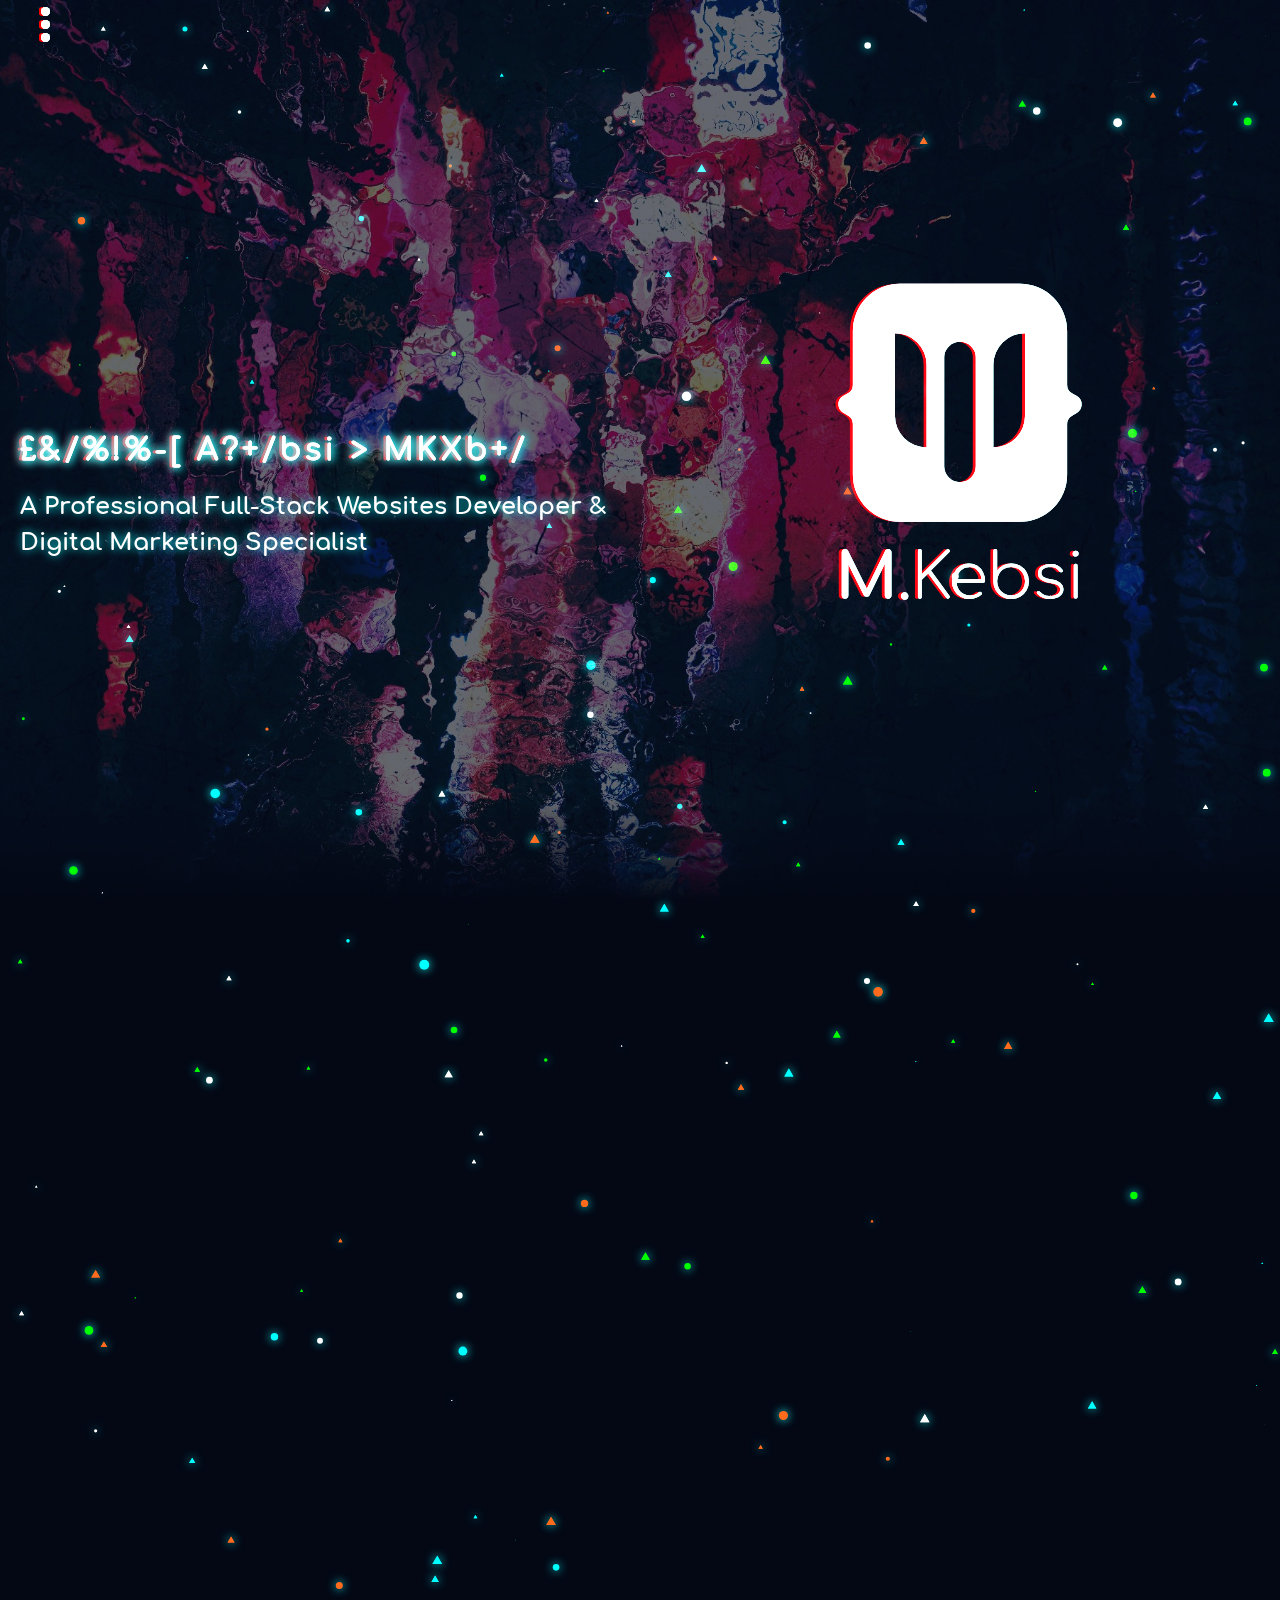
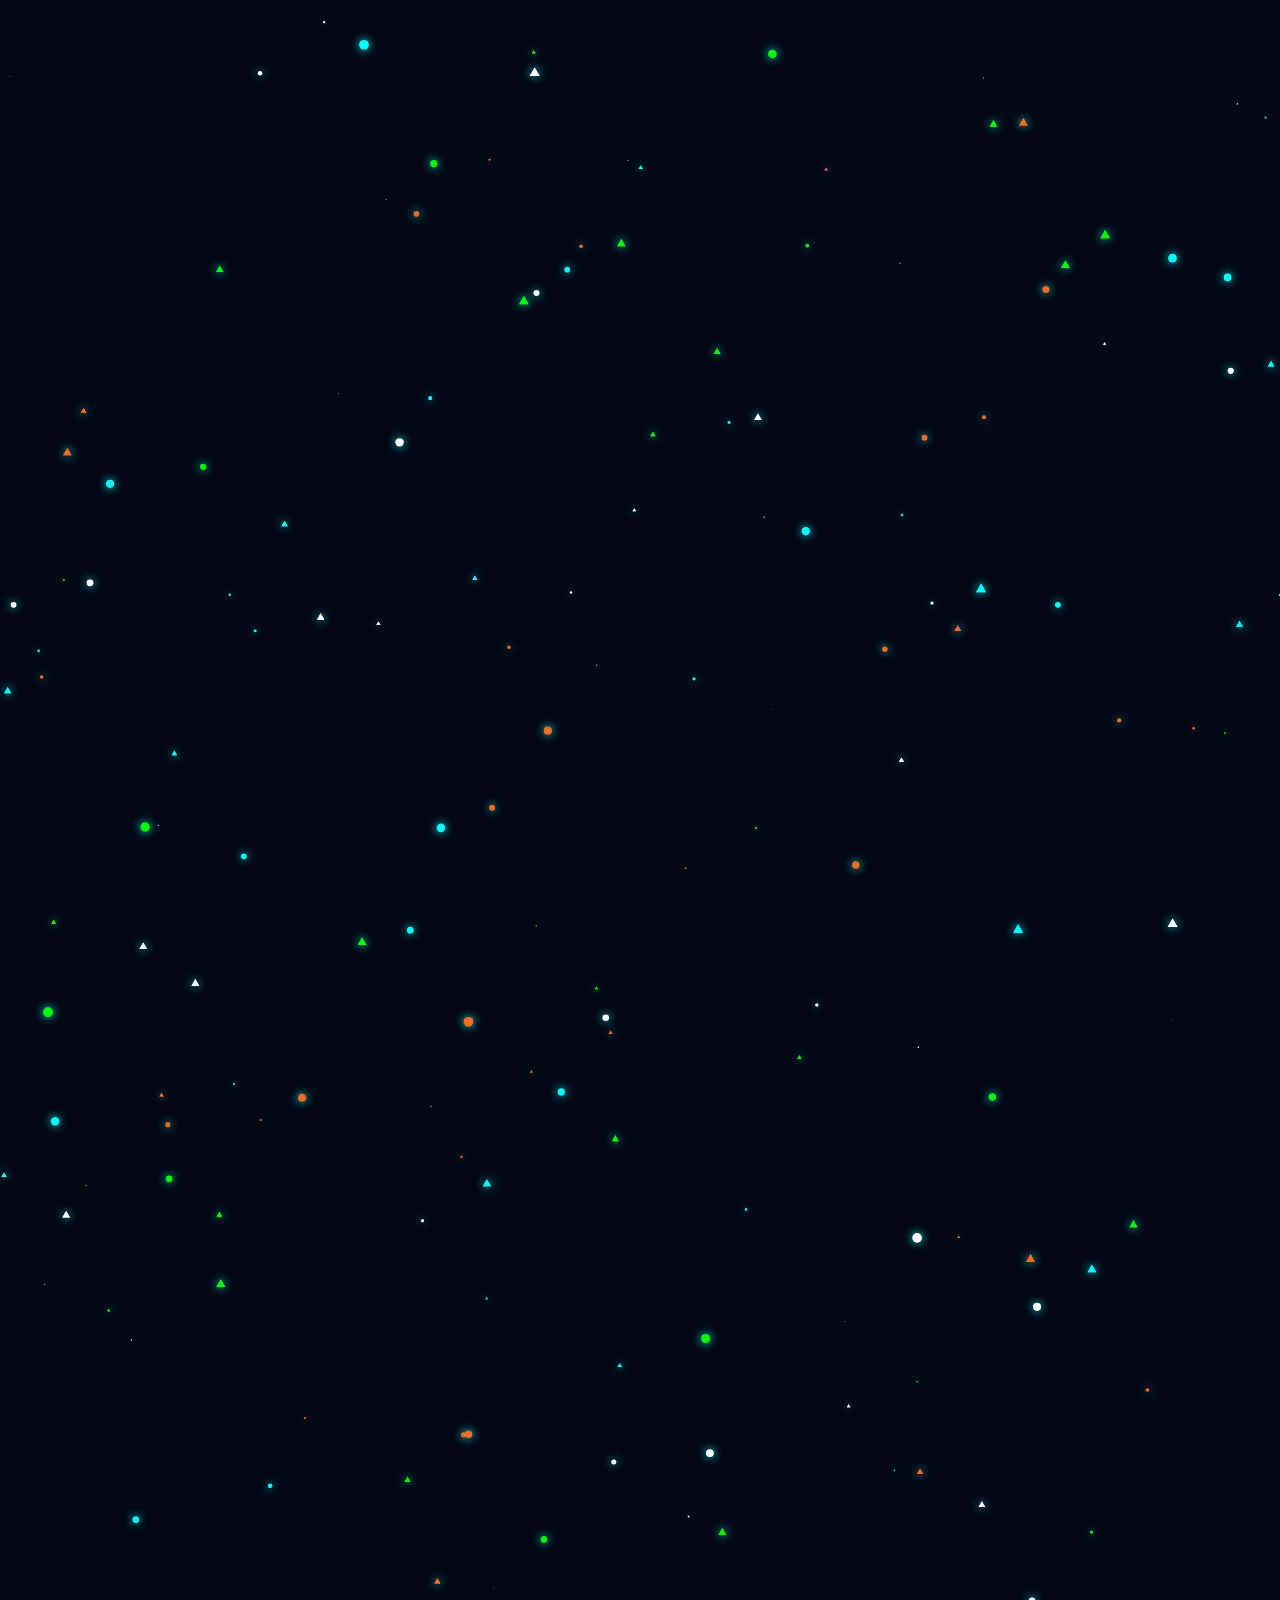
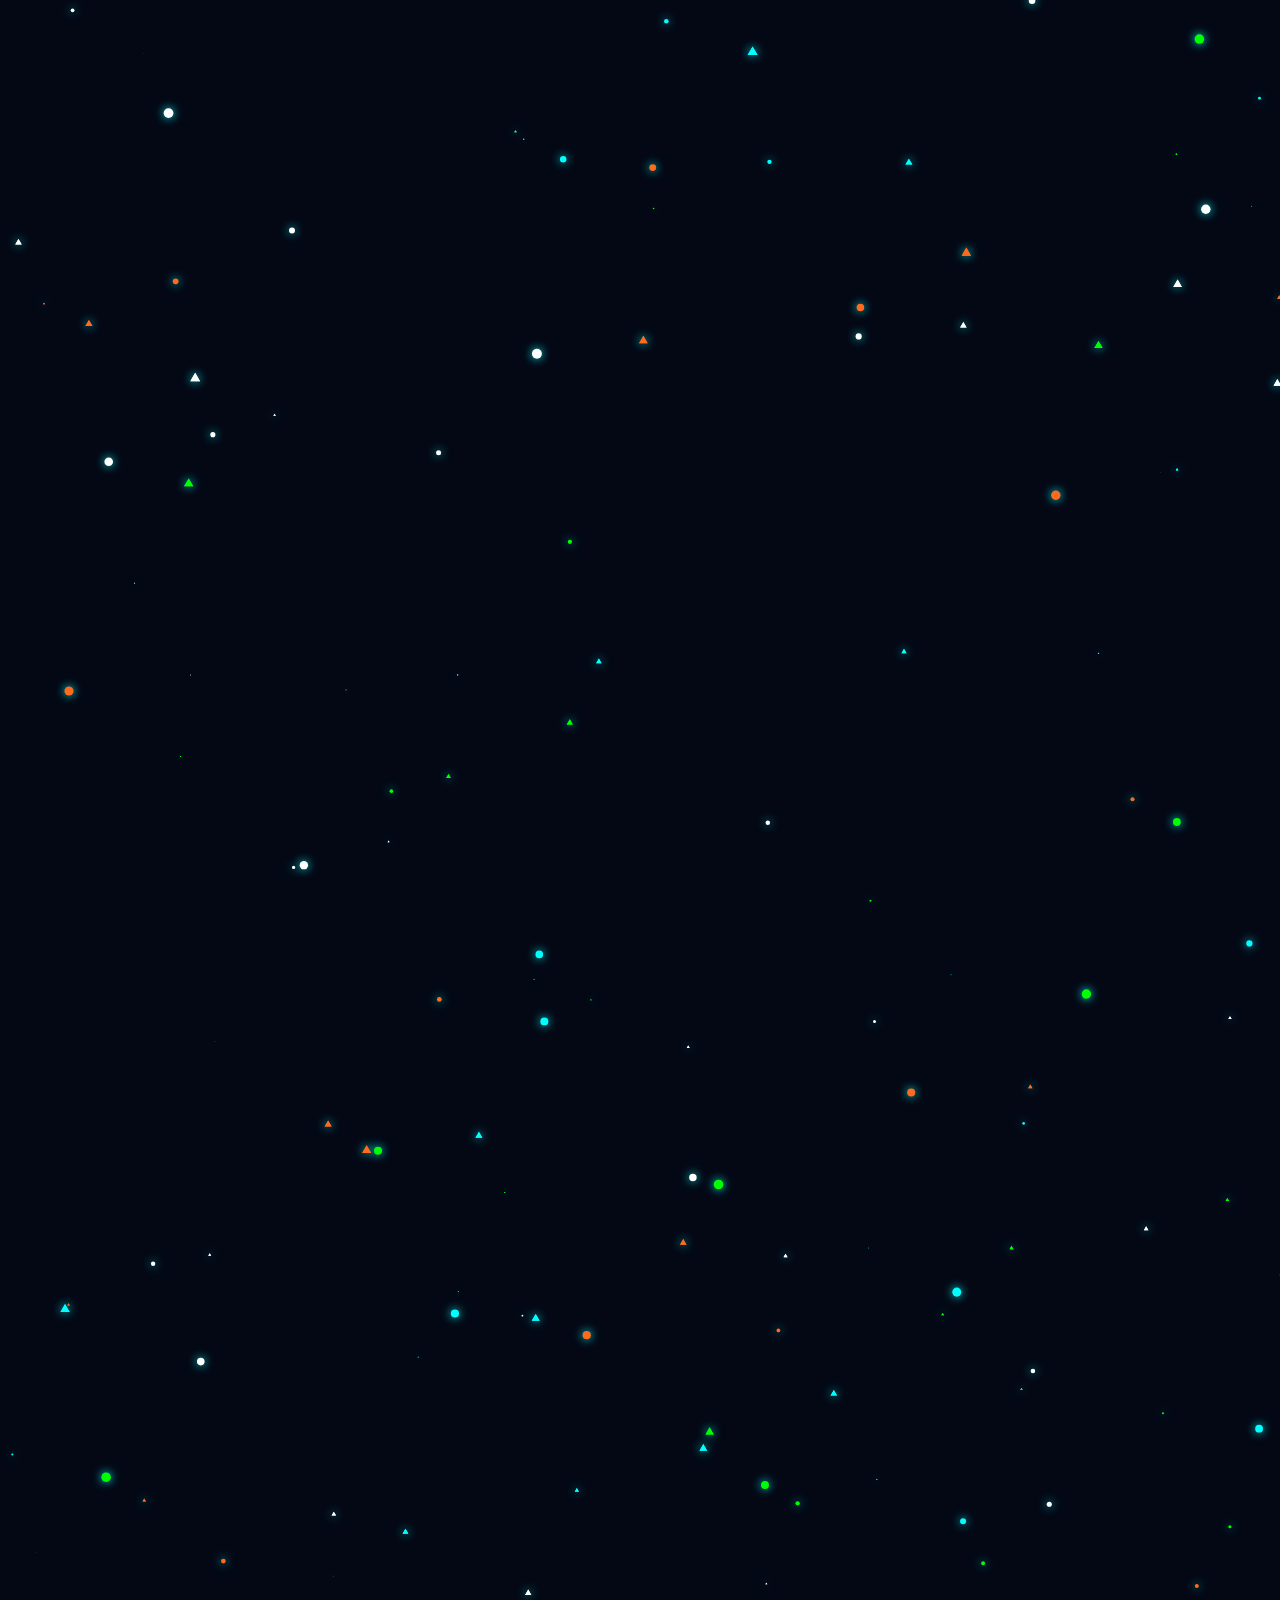
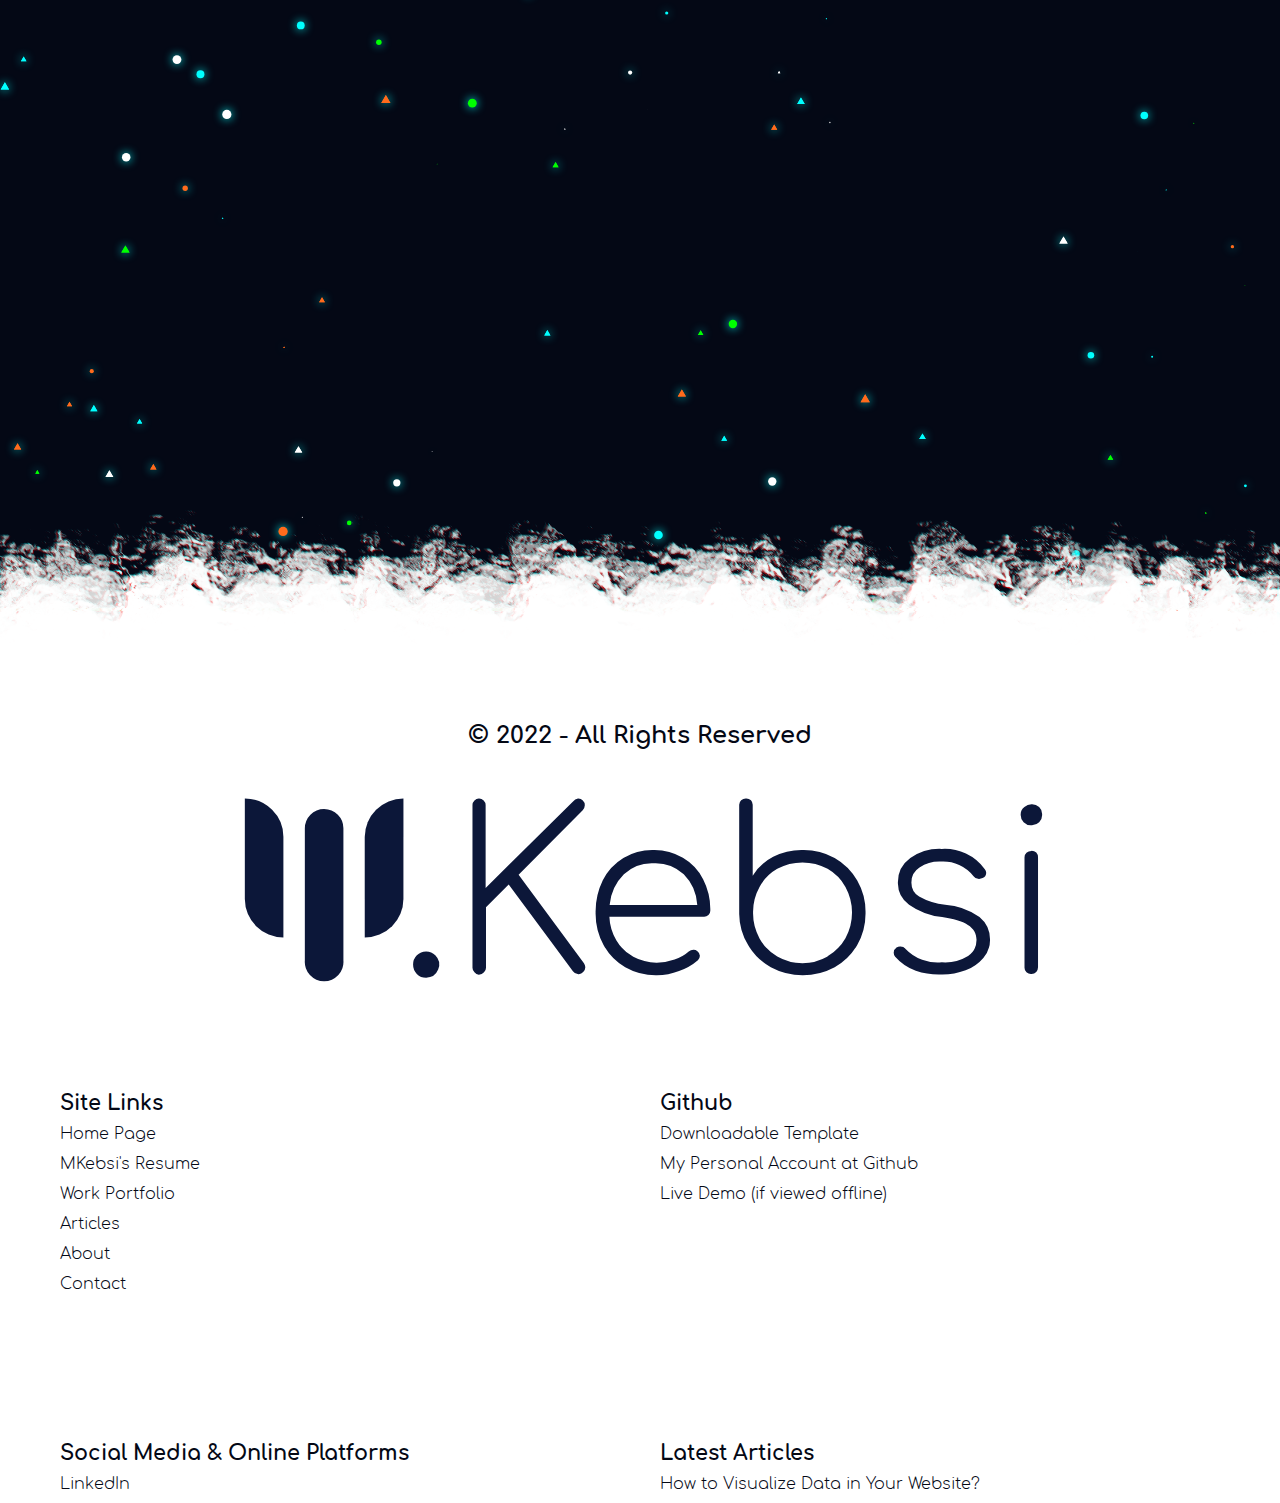
<file: cv.html>
<!DOCTYPE html>
<html lang="en">
    <!--Head Tag-->
    <head>
        <!--Page Title-->
        <title>Mohammed Alkebsi's Resume</title>
        
        <!--META Tages-->
        <!--Site Description-->
        <meta name="description" content="
            Full-Stack websites developer, digital marketing
            specialist, writer, CEO and Author at Envato Market.
            Working with Hook Studio, Freelancer, UpWork and 
            Envato. This is the full resume for Mohammed Alkebsi
            - MKebsi.
        " />
        <!--Site Keywords-->
        <meta name="keywords" content="
            mkebsi, mr kebsi, alkebsi, kebsi, m.kebsi, 
            mohammed alkebsi, website developer,
            remote worker, freelancer, full time, part time,
            web designer, the online resume for mohammed
            alkebsi, mkebsi's cv, online curriculum vitae,  محمد الكبسي, كبسي,
            مبرمج مواقع محترف, مصمم مواقع عربي, يمني, اليمن,
            مستقل, مطور برمجيات عن بعد, سيرة محمد الكبسي الذاتية, ال سي في
            الخاص بمحمد الكبسي, خلاصة الكبسي, سيره الكبسي الذاتيه
        "/>
        <!--Site Settings-->
        <meta name="viewport" content="width=device-width, initial-scale=1" />
        <meta name="theme-color" content="#040815"/>
        <meta name="robots" content="index, follow"/>
        
        <!--Site Open Graph-->
        <meta property="og:type" content="profile"/>
        <meta property="og:profile:first_name" content="Mohammed"/>
        <meta property="og:profile:last_name" content="Alkebsi"/>
        <meta property="og:profile:username" content="MKebsi"/>
        <meta property="og:profile:gender" content="male"/>
        <meta property="og:site_name" content="MKebsi"/>
        <meta property="og:title" content="MKebsi's Resume - A Pro Websites Developer"/>
        <meta property="og:url" content="https://mrkebsi.github.io/cv.html"/>
        <meta property="og:image" content="https://mrkebsi.github.io/assets/img/cover2.jpg"/>
        <meta property="og:image:alt" content="Want to Work with MKebsi, Then You Have To Take a Look at His Personal Online Resume"/>
        <meta property="og:image:width" content="2028"/>
        <meta property="og:image:height" content="1264"/>
        <meta property="og:description" content="
            Full-Stack websites developer, digital marketing
            specialist, writer, CEO and Author at Envato Market.
            Working with Hook Studio, Freelancer, UpWork and 
            Envato. This is the full resume for Mohammed Alkebsi
            - MKebsi.
        "/>
        
        <!--Site Twitter Cards-->
        <meta name="twitter:card" content="summary"/>
        <meta name="twitter:title" content="MKebsi's Resume - A Pro Websites Developer"/>
        <meta name="twitter:url" content="https://mrkebsi.github.io/cv.html"/>
        <meta name="twitter:image" content="https://mrkebsi.github.io/assets/img/cover2.jpg"/>
        <meta name="twitter:site" content="MKebsi"/>
        <meta name="twitter:creator" content="@MrKebsi"/>
        <meta name="twitter:description" content="
            Full-Stack websites developer, digital marketing
            specialist, writer, CEO and Author at Envato Market.
            Working with Hook Studio, Freelancer, UpWork and 
            Envato. This is the full resume for Mohammed Alkebsi
            - MKebsi.
        "/>
        
        <!--LINK Tages-->
        <link rel="canonical" href="https://mrkebsi.github.io/cv.html"/>
        <link rel="stylesheet" href="assets/css/main.css"/>
        <link rel="stylesheet" href="assets/css/lib/aos.css"/>
        <link rel="icon" href="assets/img/logo/logo-minimal-dark.svg" />
        
        <!--Additional Styling Specifications-->
        <style>
            .el-sp {
                text-shadow: var(--blue-glitch-glow);
            }
            .el-sp:after {
                content: none;
            }
            #mkebsi-name-subtitle {
                text-shadow: var(--blue-glitch-glow);
                margin-top: 20px;
            }
        </style>
    </head>
    
    <!--Site/Content Body-->
    <body onload="Start()">
        <!--Calling the SVG Filters-->
        <div id="svg-filters-signer"></div>
        
        <!--Loading Starts-->
        <div id="loading">
            <svg xmlns="http://www.w3.org/2000/svg" id="logo-con" width="500px" viewBox="0 0 70 70">
                <g id="Layer_1" data-name="Layer 1" >
                    <g transform="translate(18.2, 5)"><path class="cls-2" d="M22.59,19.08V29.3A11.77,20.77,0,0,1,10.81,30V30.3A11.78,20.78,0,0,1,22.59,29.08Z"/></g>
                    <g transform="translate(-18.2, 5)"><path class="cls-2" d="M59.2,7.3V7.3A11.78,11.78,0,0,1,47.41,49.8V49.8A11.79,11.79,0,0,1,59.2,7.3Z"/></g>
                    <path class="cls-2" d="M40.89,16.42v20.4a5.89,5.89,0,0,1-11.78,0V35.42a5.89,5.89,0,1,1,11.78,0Z"/>
                </g>
            </svg>
            <p id="motivationals"></p>
            <p id="quote-owner"></p>
        </div>
        <!--Loading Ends-->
        
        <!--Particles Manager-->
        <div id="particles"></div>
        
        <!--Navigation System Stars-->
        <nav id="nav-bar">
            <!--Desktop View Nav. Bar. Starts-->
            <div id="pc-nav" class="pc-element">
                <div class="nav-btn-cons">
                    <a href="/index.html"><button class="nav-btns">Home</button></a>
                </div>
                <div class="nav-btn-cons"></a>
                    <a href="/portfolio.html"><button class="nav-btns">Portfolio</button></a>
                </div>
                <div class="nav-btn-cons">
                    <a href="/cv.html"><button class="nav-btns">Resume</button></a>
                </div>
                <div class="nav-btn-cons">
                    <a href="/about.html"><button class="nav-btns">About</button></a>
                </div>
                <div class="nav-btn-cons">
                    <a href="/articles.html"><button class="nav-btns">Articles</button></a>
                </div>
                <div class="nav-btn-cons">
                    <a href="/contact.html"><button class="nav-btns">Contact Me</button></a>
                </div>
            </div>
            <!--Desktop View Nav. Bar. Ends-->
            
            <!--Mobile View Nav. Bar. Starts-->
            <div id="mobile-nav" class="mobile-element tablet-element">
                <!-- Animated Dots Starts -->
                <div id="dots-con" onmouseover="RP(1)" onmouseout="RP(0)">
                    <div class="dots" id="dot1"></div>
                    <div class="dots" id="dot2"></div>
                    <div class="dots" id="dot3"></div>
                </div>
                <!--Animated Dots Ends-->
                
                <!--Right Panel Starts-->
                <div id="rpanel" class="mobile-element tablet-element" onmouseover="RP(1)" onmouseout="RP(0)">
                    <div class="mb-nav-btn-cons" id="mnbc1">
                        <a href="/index.html"><button class="mb-nav-btns">Home</button></a>
                    </div>
                    <div class="mb-nav-btn-cons" id="mnbc2">
                        <a href="/portfolio.html"><button class="mb-nav-btns">Portfolio</button></a>
                    </div>
                    <div class="mb-nav-btn-cons" id="mnbc3">
                        <a href="/cv.html"><button class="mb-nav-btns">Resume</button></a>
                    </div>
                    <div class="mb-nav-btn-cons" id="mnbc4">
                        <a href="/about.html"><button class="mb-nav-btns">About</button></a>
                    </div>
                    <div class="mb-nav-btn-cons" id="mnbc5">
                        <a href="/articles.html"><button class="mb-nav-btns">Articles</button></a>
                    </div>
                    <div class="mb-nav-btn-cons" id="mnbc6">
                        <a href="/contact.html"><button class="mb-nav-btns">Contact Me</button></a>
                    </div>
                </div>
                <!--Right Panel Ends-->
            </div>
            <!--Mobile View Nav. Bar. Ends-->
        </nav>
        <!--Navigation System Ends-->
        
        <!--Main Content Starts-->
        <main id="content">
            
            <!--Page Starter Starts-->
            <div id="content-starter-con">
                <div id="cv-cover" class="st-cover">
                    <img src="assets/img/logo/logo-bordered-light.svg" id="hp-starter-logo"/>
                    <h1 id="mkebsi-name" class="glitch-title">Mohammed Alkebsi - MKebsi</h1>
                    <h2 id="mkebsi-name-subtitle" class="hover">A Professional Full-Stack Websites Developer & Digital Marketing Specialist</h2>
                </div>
                <div id="hp-s-bottom"></div>
            </div>
            <!--Page Starter Ends-->
            
            <!--Page Body Starts-->
            <div id="cv-contact">
                <h2 data-aos="fade-up">Contact Info</h2>
                <p data-aos="fade-up">
                    You can directly contact me at <a href="mailto:dev.mkebsi@gmail.com">
                    dev.mkebsi@gmail.com</a>, or you can find another ways to reach me
                    form <a href="contact.html">the contact page.</a>
                </p>
            </div>
            <br/>
            <div id="cv-about">
                <h2 data-aos="fade-up">About</h2>
                <p data-aos="fade-up">
                    I am working as a full stack websites developer and
                    a digital marketer. I am also the co-founder of Hook
                    and the current CEO. Expeditiousness was the main
                    thing I thought of while working on any single thing.
                    My goal is to burnish my skills with new opportunities 
                    from companies worldwide, I also, 
                    <a href="about.html">Read more...</a>
                </p>
            </div>
            <br/>
            <div id="ed-skill-con" class="two-columns">
                <div id="education">
                    <h2 class="es-title" data-aos="fade-up">Education</h2>
                    <br/>
                    <p class="ed-center" data-aos="fade-right">Harvard University</p>
                    <p class="ed-type" data-aos="fade-right">Diplomas of Education in Computer Science & Web Development</p>
                    <p class="ed-period" data-aos="fade-right"><i>2022 - 2023</i></p>
                    <div class="ed-dec" data-aos="fade-right">
                        <ul>
                            <li>
                                Learn the philosophy of computing, and how programming 
                                languages turn into zeros and ones.
                            </li>
                            <li>
                                Learn C, Python, SQL, Comand-Line Arguments in the Linux
                                operating system, Git and Github, Algorithmical Thinking
                                and Coding Problem Solving & Debugging. 
                            </li>
                            <li>
                                Still attending the classes and willing to complete them
                                as soon as possible, but it may take up to a year.
                            </li>
                        </ul>
                    </div>
                    <br/>
                    <p class="ed-center"  data-aos="fade-right">Google Digital Workshop & The Open University</p>
                    <p class="ed-type"  data-aos="fade-right">Diploma of Education in Digital Marketing</p>
                    <p class="ed-period"  data-aos="fade-right"><i>November 2021 - April 2022</i></p>
                    <div class="ed-dec"  data-aos="fade-right">
                        <ul>
                            <li>
                                Words can't describe how many things I have
                                learned in this course. For about 5 months, everything 
                                about digital marketing was covered from using Google
                                Business to start until analyzing your international 
                                clients using Google Analytics. Million other topic 
                                was also implemented, but this is what words can
                                say...
                            </li>
                        </ul>
                    </div>
                    <br/>
                    <p class="ed-center"  data-aos="fade-right">Hasso Plattner Institute</p>
                    <p class="ed-type"  data-aos="fade-right">Diplomas of Education in Programming & IT</p>
                    <p class="ed-period"  data-aos="fade-right"><i>2022</i></p>
                    <div class="ed-dec"  data-aos="fade-right">
                        <ul>
                            <li>
                                Learn the different aspects of HTTP and URLs
                            </li>
                            <li>
                                Understand XML and how will it help in developing 
                                and building strong databases for Javascript or JSON.
                            </li>
                            <li>
                                Refresh the technologies used in back-end and front-end
                                web development and how will they be used in the future.
                            </li>
                            <li>
                                Study the fields of simantic websites, data analyzing and
                                some basics in Machine Learning 
                            </li>
                        </ul>
                    </div>
                    <br/>
                    <p class="ed-center"  data-aos="fade-right">University of Helsinki</p>
                    <p class="ed-type"  data-aos="fade-right">Diploma of Education in Artificial Intelligence (AI)</p>
                    <p class="ed-period"  data-aos="fade-right"><i>February 5, 2022 - April 4, 2022</i></p>
                    <div class="ed-dec" data-aos="fade-right">
                        <ul>
                            <li>
                                Studying for more than 60 hours on how AI works,
                                and why are people excited to implement the AI
                                in their daily life.
                            </li>
                            <li>
                                Understand the actual face of AI that it is all about
                                solving problems and doing mathematical calculations 
                                that seems hard for human.
                            </li>
                            <li>
                                Learn the differences between the General AI,
                                Narrow AI, Machine Learning, Deep Learning, 
                                Problem Solving, ...etc.
                            </li>
                            <li>
                                While having the course exercises, I faced many difficulties 
                                near the end, but soon afterwards, I managed to open
                                a way for myself and had the graduation ECTS credit.
                            </li>
                        </ul>
                    </div>
                    <br/>
                    <p class="ed-center"  data-aos="fade-right">Aalto University</p>
                    <p class="ed-type"  data-aos="fade-right">Diploma of Education in Entrepreneurship Studies</p>
                    <p class="ed-period"  data-aos="fade-right"><i>February 2, 2022 - April 5, 2022</i></p>
                    <div class="ed-dec"  data-aos="fade-right">
                        <ul>
                            <li>
                                Understand the Start-ups deeply and learn
                                about the companies, corporations, fself-employment.oundation, 
                                organizations and self-employment.
                            </li>
                            <li>
                                Get some significant training, for approximately 50+ hours, on
                                the main reason on how a start-up would be able
                                to transform into a big corporation and how great
                                entrepreneurs made this before.
                            </li>
                            <li>
                                Learn the key topics on why some start-ups succeed 
                                and why others don't whether it's for money, idea, team,
                                place or country.
                            </li>
                            <li>
                                Spend more than 25 hours in course exercises and
                                activities. 
                            </li>
                        </ul>
                    </div>
                    <br/>
                    <p class="ed-center"  data-aos="fade-right">FreeCodeCamp.org</p>
                    <p class="ed-type"  data-aos="fade-right">Diploma of Education in Web Design</p>
                    <p class="ed-period"  data-aos="fade-right"><i>2019 - Present</i></p>
                    <div class="ed-dec"  data-aos="fade-right">
                        <ul>
                            <li>
                                Building five final projects for the certification and 
                                collaborating with three different people as a project
                                assistant.
                            </li>
                            <li>
                                Spend more than 300 hours in coursework and
                                about 900 hours of training in web design technologies. 
                            </li>
                        </ul>
                    </div>
                    <br/>
                    <p class="ed-center"  data-aos="fade-right">SEMRush Academy</p>
                    <p class="ed-type"  data-aos="fade-right">Diplomas of Education in Digital Marketing</p>
                    <p class="ed-period"  data-aos="fade-right"><i>2019 - Present</i></p>
                    <div class="ed-dec"  data-aos="fade-right">
                        <ul>
                            <li>
                                Study the main aspects of Digital Marketing, and
                                how to grow your business online with the main
                                5Ss (Sell, Serve, Sizzle, Save and Speak).
                            </li>
                            <li>
                                Understand many strategic frameworks
                                like the SOSTAC&reg; and RACE.
                            </li>
                            <li>
                                Learn why, how, where and to whom marketing should
                                be prepared for like B2B, B2C, C2B, C2C, etc...
                            </li>
                            <li>
                                Understand mainly how to use om of the most accurate 
                                analyzing tool in the world, SEMRush, and how
                                would I implement it's tools in PPC, SMM, SEO,
                                Competitive Researching and Analyzing and 
                                Keyword Researching. 
                            </li>
                        </ul>
                    </div>
                    <br/>
                    <p class="ed-center"  data-aos="fade-right">W3Schools</p>
                    <p class="ed-type"  data-aos="fade-right">Course in Full-Stack Web Development</p>
                    <p class="ed-period"  data-aos="fade-right"><i>2017 - 2019</i></p>
                    <div class="ed-dec"  data-aos="fade-right">
                        <ul>
                            <li>
                                Studied with more than thirty student in Yemen
                                and become the chosen leader in the first two days.
                            </li>
                            <li>
                                Lead the "Advanced Energy" team to win the first place
                                in the "Technology Entrepreneurs" festival in Sana'a
                                with innovative ways of building and creating a new,
                                Arabic based programming language.
                            </li>
                            <li>
                                Building 10 final projects for the final graduation. This website,
                                which you are viewing now, was the best one of them, but
                                some additional (Pro) touches were added.
                            </li>
                            <li>
                                Awarded a small, actually <b><i>not authenticated</i></b>, motivational
                                certificate of completion in Full-Stack Website Development.
                            </li>
                        </ul>
                    </div>
                </div>
                <div id="t-skills">
                    <h2 class="es-title" data-aos="fade-up">Technical Skills</h2>
                    <br/>
                    <div class="skills-ring" id="sring1" data-aos="fade-up"></div>
                    <p class="skill" data-aos="fade-right" data-aos-offset="180">
                        Front-End Web Design Technologies (<i>HTML, 
                        CSS, JS, jQuary, Bootstrap, AJAX, AMP...etc</i>)
                    </p>
                    <br/>
                    <div class="skills-ring" id="sring2" data-aos="fade-up"></div>
                    <p class="skill" data-aos="fade-right" data-aos-offset="180">
                        Back-End Web Development Technologies (<i>PHP, 
                        SQL, Database Management, Orcale, Server Management, Apatche...etc</i>)
                    </p>
                    <br/>
                    <div class="skills-ring" id="sring3" data-aos="fade-up"></div>
                    <p class="skill" data-aos="fade-right" data-aos-offset="180">
                        Computer Science (<i>C, Python, C++, C#...etc</i>)<br/><br/>
                    </p>
                    <br/>
                    <div class="skills-ring" id="sring4" data-aos="fade-up"></div>
                    <p class="skill" data-aos="fade-right" data-aos-offset="180">
                        Digital Marketing (<i>SEO, SEM, SMM, Competitive Analysis,
                        PPC, Google Analytics, Google Adwords, SEMRush Tools...etc</i>)
                    </p>
                    <br/>
                    <div class="skills-ring" id="sring5" data-aos="fade-up"></div>
                    <p class="skill" data-aos="fade-right" data-aos-offset="180">
                        Microsoft Office Suit & Adobe Main Apps (<i>Word, 
                        Excel, Access, PowerPoint, Photoshop, Illustrator...etc</i>)
                    </p>
                </div>
                <div id="s-skills">
                    <h2 class="es-title" data-aos="fade-up">Soft Skills</h2>
                    <span  data-aos="zoom-in-right">Entrepreneur Thinking</span>
                    <span  data-aos="zoom-in-right">Management Skills</span>
                    <span  data-aos="zoom-in-right">Critical Thinking</span>
                    <span  data-aos="zoom-in-right">Accountability</span>
                    <span  data-aos="zoom-in-right">Strong Communication Skills</span>
                    <span  data-aos="zoom-in-right">Leadership</span>
                    <span  data-aos="zoom-in-right">Accuracy</span>
                    <span  data-aos="zoom-in-right">Perseverance</span>
                    <span  data-aos="zoom-in-right">Expeditiousness</span>
                    <span  data-aos="zoom-in-right">Creative Thinking</span>
                    <span  data-aos="zoom-in-right">Initiation</span>
                    <span  data-aos="zoom-in-right">Self-Discipline</span>
                </div>
                <div id="awards">
                    <h2 class="es-title" data-aos="fade-up">Awards & Certifications</h2>
                    <br/>
                    <p class="ed-center"  data-aos="fade-right">Google & The Open University - Fundamentals of Digital Marketing</p>
                    <a href="assets/Google & Open University - FDM Certification.pdf" class="ed-type"  data-aos="fade-right">Authenticated</a>
                    <p class="ed-period"  data-aos="fade-right"><i>Issued in April 11, 2022</i></p>
                    <br/>
                    <p class="ed-center"  data-aos="fade-right">SEMRush Academy - Nine Digital Marketing & Analyzing Certifications</p>
                    <a href="https://static.semrush.com/academy-prod/certificate/11084604/d5E4a6IjZu5bHep.png" target="_blank" class="ed-type"  data-aos="fade-right">Semrush SEO Toolkit</a>
                    <a href="https://static.semrush.com/academy-prod/certificate/11084604/vloj3jdgD4fjtRf.png" target="_blank" class="ed-type"  data-aos="fade-right">SEO Fundamentals</a>
                    <a href="https://static.semrush.com/academy-prod/certificate/11084604/CtU7pIwVaHMsP5F.png" target="_blank" class="ed-type"  data-aos="fade-right">Technical SEO</a>
                    <a href="https://static.semrush.com/academy-prod/certificate/11084604/VHHNpfQxOlXlnEI.png" target="_blank" class="ed-type"  data-aos="fade-right">Content Marketing Fundamentals</a>
                    <a href="https://static.semrush.com/academy-prod/certificate/11084604/VMvWAY52lEknode.png" target="_blank" class="ed-type"  data-aos="fade-right">PPC Fundamentals</a>
                    <a href="https://static.semrush.com/academy-prod/certificate/11084604/NfRnR4ywovVRiuK.png" target="_blank" class="ed-type"  data-aos="fade-right">SMM Fundamentals</a>
                    <a href="https://static.semrush.com/academy-prod/certificate/11084604/Gya6i2EmrPanjgx.png" target="_blank" class="ed-type"  data-aos="fade-right">Role of Content</a>
                    <a href="https://static.semrush.com/academy-prod/certificate/11084604/qg2ZFkJtnF0CGNA.png" target="_blank" class="ed-type"  data-aos="fade-right">Competitive Analysis & Keyword Research</a>
                    <a href="https://static.semrush.com/academy-prod/certificate/11084604/eOKvoMM5mCqIHiI.png" target="_blank" class="ed-type"  data-aos="fade-right">Advanced Competitive Research</a>
                    <p class="ed-period"  data-aos="fade-right"><i>Issued from March 31, 2022 - April 7, 2022</i></p>
                    <br/>
                    <p class="ed-center"  data-aos="fade-right">Aalto University - Starting Up (Entrepreneurship Studies)</p>
                    <a href="https://courses.reaktor.education/certificate/en/startingup/1f520954-639f-40a5-81eb-530e50ddc367" target="_blank" class="ed-type"  data-aos="fade-right">Authenticated</a>
                    <p class="ed-period"  data-aos="fade-right"><i>Issued in April 5, 2022</i></p>
                    <br/>
                    <p class="ed-center"  data-aos="fade-right">University of Helsinki - Elements of AI (Artificial Intelligence)</p>
                    <a href="https://certificates.mooc.fi/validate/zxinqbjzu1l" target="_blank" class="ed-type"  data-aos="fade-right">Authenticated</a>
                    <p class="ed-period"  data-aos="fade-right"><i>Issued in April 4, 2022</i></p>
                    <br/>
                    <p class="ed-center"  data-aos="fade-right">HackerRank - CSS Skills</p>
                    <a href="https://www.hackerrank.com/certificates/8751e0ad722c" target="_blank" class="ed-type"  data-aos="fade-right">Authenticated</a>
                    <p class="ed-period"  data-aos="fade-right"><i>Issued in April 2, 2022</i></p>
                    <br/>
                    <p class="ed-center"  data-aos="fade-right">FreeCodeCamp.org - Responsive Web Design</p>
                    <a href="https://www.freecodecamp.org/certification/mkebsi/responsive-web-design" target="_blank" class="ed-type"  data-aos="fade-right">Authenticated</a>
                    <p class="ed-period"  data-aos="fade-right"><i>Issued in January 18, 2022</i></p>
                    <br/>
                    <p class="ed-center"  data-aos="fade-right">Template Monster Certifications Center - HTML & CSS</p>
                    <a href="https://certification.templatemonster.com/certificates/050f6331ca04fb4ddcf2609d47738ef1/" target="_blank" class="ed-type"  data-aos="fade-right">Authenticated</a>
                    <p class="ed-period"  data-aos="fade-right"><i>Issued in January 10, 2022</i></p>
                    <br/>
                    <p class="ed-center"  data-aos="fade-right">Hasso Plattner Institute - Confirmation of Participations</p>
                    <a href="assets/Web Technologies - Open HPI.pdf" class="ed-type"  data-aos="fade-right">Website Technologies</a>
                    <a href="assets/Information Service Engineering - Open HPI.pdf" class="ed-type"  data-aos="fade-right">Information Service Engineering</a>
                    <p class="ed-period"  data-aos="fade-right"><i>Issued in January 2, 2022</i></p>
                    <br/>
                    <p class="ed-center"  data-aos="fade-right">W3Schools - Full-Stack Web Development</p>
                    <a href="assets/W3Schools Certification.pdf" class="ed-type"  data-aos="fade-right">Not Authenticated</a>
                    <p class="ed-period"  data-aos="fade-right"><i>Issued in November 17, 2019</i></p>
                </div>
                <div id="publications">
                    <h2 class="es-title" data-aos="fade-up">Publications</h2>
                    <br/>
                    <p class="ed-center"  data-aos="fade-right">How To Visualize Data in Your Website?</p>
                    <a href="https://mrkebsi.github.io/articles/2022/5/14/how-to-visualize-data-in-your-website.html" class="ed-type"  data-aos="fade-right">MrKebsi.github.io</a>
                    <p class="ed-period"  data-aos="fade-right"><i>Published in May 14, 2022</i></p>
                    <br/>
                    <p class="ed-center"  data-aos="fade-right">Which Is Better: UI/UX Designing, Programming or Copywriting?</p>
                    <a href="https://discover.hubpages.com/technology/Which-Is-Better-UIUX-Designing-Programming-or-Copywriting" class="ed-type"  data-aos="fade-right">Hubpages.com</a>
                    <p class="ed-period"  data-aos="fade-right"><i>Published in January 1, 2022</i></p>
                    <br/>
                    <p class="ed-center"  data-aos="fade-right">Is a Website Important for Your Company? </p>
                    <a href="https://discover.hubpages.com/technology/Is-a-Website-Important-for-Your-Company" class="ed-type"  data-aos="fade-right">Hubpages.com</a>
                    <p class="ed-period"  data-aos="fade-right"><i>Published in November 17, 2021</i></p>
                    <br/>
                    <p class="ed-center"  data-aos="fade-right">The Next Generation of Websites Development</p>
                    <a href="https://discover.hubpages.com/technology/The-Next-Generation-of-Websites-Development" class="ed-type"  data-aos="fade-right">Hubpages.com</a>
                    <p class="ed-period"  data-aos="fade-right"><i>Published in December 9, 2021</i></p>
                    <br/>
                    <p class="ed-center"  data-aos="fade-right">Web Development Technologies</p>
                    <a href="https://discover.hubpages.com/technology/Website-Development-Technologies" class="ed-type"  data-aos="fade-right">Hubpages.com</a>
                    <p class="ed-period"  data-aos="fade-right"><i>Published in December 9, 2021</i></p> 
                </div>
            </div>
            <p id="decision-quote" class="quote" data-aos="fade-up" style="text-shadow: var(--red-glitch-glow);">
                Life is trying things to see if they work!
            <p>
            <!--Social Media Links and Contact Information-->
            <div id="social-contacts">
                <a href="/contact.html"><h2 data-aos="fade-right">Reach me at...</h2></a>
                <br/>
                <a href="https://angel.co/u/mohammed-alkebsi" target="_blank" data-aos="fade"><svg xmlns="http://www.w3.org/2000/svg" 
                    xmlns:xlink="http://www.w3.org/1999/xlink" x="0px" y="0px" width="48px" height="48px" class="cv-icon" viewBox="0 0 48 48"><g>
                    <path d="M7.15293,34.07059c0-3.83453,1.62895-5.85893,4.8-6.72941c-0.50196-1.2549-0.75294-2.18039-0.75294-2.77647
                        c0-2.20661,2.78837-4.94118,4.89412-4.94118c0.53333,0,1.16079,0.14118,1.88235,0.42353
                        c-1.50588-4.29804-2.58823-7.56078-3.24706-9.78823c-0.86017-2.90307-2.01157-6.67816,0-8.94118
                        C15.51372,0.43922,16.5647,0,17.88235,0c2.25882,0,4.97255,4.62745,8.14118,13.88235l0.8,2.30588
                        c1.20033-3.00082,4.88375-15.29412,9.0353-15.29412c1.2549,0,2.24314,0.42353,2.96471,1.27059
                        c2.02848,2.28204,0.83306,5.66133,0,8.61176c-0.65882,2.2902-1.69412,5.42745-3.10588,9.41177
                        c1.78823,0.43921,3.07451,1.28627,3.85883,2.54118c0.84706,1.34902,1.27059,3.43529,1.27059,6.25882
                        c0,5.58432-1.66275,10.14902-4.98824,13.69412C32.47058,46.22745,28.17254,48,22.9647,48
                        c-6.43162,0-12.0802-3.77773-14.58823-8.89412C7.56078,37.41177,7.15293,35.73333,7.15293,34.07059z M10.21176,33.83529
                        c0,1.96574,1.31226,4.33846,2.49412,5.92941c2.76824,3.57846,6.38809,5.12941,10.63529,5.12941
                        c4.04706,0,7.45098-1.52157,10.21177-4.56471c2.72941-3.01176,4.09412-6.82353,4.09412-11.43529
                        c0-1.57722-0.00425-3.93641-1.17647-4.94118c-0.84706-0.72157-2.5098-1.34902-4.98824-1.88235
                        c-2.47843-0.56471-5.11372-0.84706-7.90588-0.84706c-1.07907,0-1.64706,0.16292-1.64706,1.22353
                        c0,1.28627,0.72157,2.19608,2.16471,2.72941c1.56863,0.65882,4.15686,0.98824,7.76471,0.98824h1.31765
                        c0.73756,0,1.39246,0.3853,1.6,1.97647c-1.3528,1.3528-3.58117,1.53439-5.08235,2.68235
                        c-1.2549,0.9098-2.25882,1.99216-3.01176,3.24706c-0.72157,1.22353-1.08235,2.38432-1.08235,3.48235
                        c0,0.65882,0.15686,1.45882,0.47059,2.4c0.3451,1.03529,0.51761,1.7098,0.51761,2.02353
                        c-0.00828,0.29124-0.09408,0.49412-0.44696,0.6353c-1.4588,0.32941-2.12555-0.38432-2.753-1.57647
                        c-0.53333-1.00392-0.83137-2.2902-0.89412-3.85882c-0.18997,0.06332-0.87779,0.04706-1.08235,0.04706
                        c0.03137,0.15686,0.04706,0.3451,0.04706,0.5647c0,0.94118-0.36078,1.74118-1.08235,2.4
                        c-0.72157,0.65882-1.56863,0.98824-2.54118,0.98824c-1.47451,0-2.96471-0.70588-4.47059-2.11765
                        c-1.50588-1.44314-2.25882-2.8549-2.25882-4.23529c0-0.81907,0.35039-1.24451,0.89412-1.78823
                        c0.78431,0.97255,1.31765,1.64706,1.6,2.02353c1.31765,1.85098,2.5098,2.77647,3.57647,2.77647
                        c0.59893,0,1.08235-0.44372,1.08235-0.75294c0-0.25098-0.18824-0.70588-0.56471-1.3647
                        c-0.55047-1.03213-2.72209-3.91092-3.85882-4.84706c-0.47059-0.43921-0.81569-0.65882-1.03529-0.65882
                        C11.74108,30.21177,10.21176,31.57092,10.21176,33.83529z M14.44705,24.84706c0,0.40784,0.25098,1.11373,0.75294,2.11765
                        c0.92526,1.78443,3.10059,4.66358,4.75294,6.11765c0.75294,0.62745,1.31765,0.94118,1.69412,0.94118
                        c0.48287,0,0.98824-0.57428,0.98824-1.08235c0-0.37647-0.28235-1.28627-0.84706-2.72941c-0.77729-1.88772-2.43055-5.34281-4-6.63529
                        c-0.50196-0.47059-0.98824-0.70588-1.45882-0.70588C15.65802,22.87059,14.44705,24.10072,14.44705,24.84706z M16.5647,4.51765
                        c0,1.06667,0.37647,2.7451,1.12941,5.03529c0.6902,2.22745,1.72549,5.20784,3.10588,8.94118
                        c0.71058-0.42635,2.43125-0.2239,3.34118-0.14118l-3.24706-9.41177C20.01568,6.43137,19.32548,4.8,18.82352,4.04706
                        c-0.40784-0.65882-0.81569-0.98824-1.22353-0.98824C16.91751,3.05882,16.5647,3.82956,16.5647,4.51765z M24.37646,28.51765
                        c0.28235,0.72157,0.58039,1.50588,0.89412,2.35294c0.62745-0.72157,1.2549-1.31765,1.88235-1.78823
                        C26.1957,28.8909,25.42523,28.86724,24.37646,28.51765z M29.31764,18.91765l3.15294,0.56471
                        c1.41177-3.8902,2.49412-7.01176,3.24706-9.36471c0.43381-1.40555,1.69067-4.60948,0.84706-5.69412
                        c-0.28518-0.49905-1.16394-0.64828-2.16471,0.94118c-0.59608,0.9098-1.27059,2.49412-2.02353,4.75294L29.31764,18.91765z"/>
                </g></svg></a>
                <a href="https://www.linkedin.com/in/mkebsi" target="_blank" data-aos="fade"><svg xmlns="http://www.w3.org/2000/svg" 
                    xmlns:xlink="http://www.w3.org/1999/xlink" x="0px" y="0px" class="cv-icon" viewBox="0 0 48 48"><g>
                    <path d="M46,0H2C0.9,0,0,0.9,0,2v44c0,1.1,0.9,2,2,2h44c1.1,0,2-0.9,2-2V2C48,0.9,47.1,0,46,0z M14.2,40.9H7.1V18
                        h7.1V40.9z M10.7,14.9c-2.3,0-4.1-1.8-4.1-4.1c0-2.3,1.8-4.1,4.1-4.1c2.3,0,4.1,1.8,4.1,4.1C14.8,13,13,14.9,10.7,14.9z M40.9,40.9
                        h-7.1V29.8c0-2.7,0-6.1-3.7-6.1c-3.7,0-4.3,2.9-4.3,5.9v11.3h-7.1V18h6.8v3.1h0.1c0.9-1.8,3.3-3.7,6.7-3.7c7.2,0,8.5,4.7,8.5,10.9
                        V40.9z"/>
                </g></svg></a>
                <a href="https://www.facebook.com/profile.php?id=100077633622517" target="_blank" data-aos="fade"><svg xmlns="http://www.w3.org/2000/svg" 
                    xmlns:xlink="http://www.w3.org/1999/xlink" x="0px" y="0px" class="cv-icon" viewBox="0 0 48 48"><g>
                    <path d="M46,0H2C0.89543,0,0,0.89543,0,2v44c0,1.10457,0.89543,2,2,2h23.63829V29.4119h-6.25529v-7.24417h6.25529
                        v-5.34235c0-6.19977,3.78661-9.57566,9.31723-9.57566c2.64922,0,4.92609,0.19724,5.58963,0.2854v6.47912l-3.83577,0.00174
                        c-3.00786,0-3.59026,1.42929-3.59026,3.52668v4.62507h7.17347l-0.93401,7.24417h-6.23946V48H46c1.10457,0,2-0.89543,2-2V2
                        C48,0.89543,47.10457,0,46,0z"/>
                </g></svg></a>
                <a href="https://instagram.com/mkebsi" target="_blank" data-aos="fade"><svg xmlns="http://www.w3.org/2000/svg" 
                    xmlns:xlink="http://www.w3.org/1999/xlink" x="0px" y="0px" width="48px" height="48px" class="cv-icon" viewBox="0 0 48 48"><g>
                    <path d="M42.3,0H5.7C2.6,0,0,2.5,0,5.7v36.6C0,45.5,2.6,48,5.7,48h36.6c3.2,0,5.7-2.5,5.7-5.7V5.7
                        C48,2.5,45.4,0,42.3,0z M36,6h4c1.1,0,2,0.9,2,2v4c0,1.1-0.9,2-2,2h-4c-1.1,0-2-0.9-2-2V8C34,6.9,34.9,6,36,6z M24.1,14.8
                        c5.1,0,9.2,4.1,9.2,9.2c0,5.1-4.1,9.2-9.2,9.2c-5.1,0-9.2-4.1-9.2-9.2C14.8,19,19,14.8,24.1,14.8z M40,42H8c-1.1,0-2-0.9-2-2V20h4
                        c-0.6,2.2-0.7,4.8-0.2,7.2c1.2,5.6,5.7,10,11.3,11.1c9.3,1.8,17.5-5.3,17.5-14.3c0-1.3-0.3-2.8-0.7-4.1h4v20C42,41.1,41.1,42,40,42z"/>
                </g></svg></a>
                <a href="https://twitter.com/mrkebsi" target="_blank" data-aos="fade"><svg xmlns="http://www.w3.org/2000/svg" 
                    xmlns:xlink="http://www.w3.org/1999/xlink" x="0px" y="0px" width="48px" height="48px" class="cv-icon" viewBox="0 0 48 48"><g>
                    <path d="M48,9.1c-1.8,0.8-3.7,1.3-5.7,1.6c2-1.2,3.6-3.1,4.3-5.4c-1.9,1.1-4,1.9-6.3,2.4c-1.8-1.9-4.4-3.1-7.2-3.1
                        c-5.4,0-9.8,4.4-9.8,9.8c0,0.8,0.1,1.5,0.3,2.2C15.5,16.2,8.2,12.3,3.3,6.3C2.5,7.8,2,9.4,2,11.2c0,3.4,1.7,6.4,4.4,8.2
                        c-1.6-0.1-3.1-0.5-4.5-1.2c0,0,0,0.1,0,0.1c0,4.8,3.4,8.8,7.9,9.7c-0.8,0.2-1.7,0.3-2.6,0.3c-0.6,0-1.3-0.1-1.9-0.2
                        c1.3,3.9,4.9,6.8,9.2,6.8c-3.4,2.6-7.6,4.2-12.2,4.2c-0.8,0-1.6,0-2.3-0.1c4.4,2.8,9.5,4.4,15.1,4.4c18.1,0,28-15,28-28
                        c0-0.4,0-0.9,0-1.3C45,12.8,46.7,11.1,48,9.1z"/>
                </g></svg></a>
                <a href="https://themeforest.com/user/MKebsi" target="_blank" data-aos="fade"><svg xmlns="http://www.w3.org/2000/svg"
                    xmlns:xlink="http://www.w3.org/1999/xlink" x="0px" y="0px" class="cv-icon" viewBox="0 0 48 48"><g>
                    <path d="M38.9,0.3c2.2,1.1,11.1,19.9,3.5,36.4C36.3,49.8,21,49.8,13.2,45.2c-6.6-4-16.7-16.5-5.5-31.8
                        c0.5-0.6,1.6-0.5,1.4,1.2c-0.2,1.2-1.8,10.2,1.3,14.1c1.4,1.9,1.7,0.6,1.7,0.6s-0.2-13,9.8-22.9C28.3,0.4,37.1-0.6,38.9,0.3z"/>
                </g></svg></a>
                <a href="https://dribbble.com/MKebsi" target="_blank" data-aos="fade"><svg xmlns="http://www.w3.org/2000/svg" 
                    xmlns:xlink="http://www.w3.org/1999/xlink" x="0px" y="0px" class="cv-icon" viewBox="0 0 48 48"><g>
                    <path fill-rule="evenodd" clip-rule="evenodd" d="M24,48C10.8,48,0,37.2,0,24S10.8,0,24,0s24,10.8,24,24
                        S37.2,48,24,48z M44.2,27.3c-0.7-0.2-6.3-1.9-12.8-0.9c2.7,7.4,3.8,13.4,4,14.6C40.1,37.9,43.3,33,44.2,27.3z M32,42.9
                        c-0.3-1.8-1.5-8.1-4.4-15.5c0,0-0.1,0-0.1,0c-11.6,4-15.7,12-16.1,12.8c3.5,2.7,7.8,4.3,12.6,4.3C26.8,44.5,29.5,44,32,42.9z
                         M8.8,37.7c0.5-0.8,6.1-10.1,16.7-13.5c0.3-0.1,0.5-0.2,0.8-0.2c-0.5-1.2-1.1-2.3-1.7-3.5c-10.2,3.1-20.2,2.9-21.1,2.9
                        c0,0.2,0,0.4,0,0.6C3.5,29.3,5.5,34.1,8.8,37.7z M3.9,19.8c0.9,0,9.4,0,19-2.5c-3.4-6-7.1-11.1-7.6-11.9C9.5,8.2,5.3,13.5,3.9,19.8z
                         M19.2,4.1c0.6,0.8,4.3,5.8,7.6,12c7.3-2.7,10.4-6.9,10.7-7.4C34,5.5,29.2,3.5,24,3.5C22.3,3.5,20.7,3.7,19.2,4.1z M39.9,11.1
                        c-0.4,0.6-3.9,5-11.4,8.1c0.5,1,0.9,2,1.4,3c0.2,0.4,0.3,0.7,0.4,1.1c6.8-0.9,13.6,0.5,14.3,0.7C44.5,19,42.7,14.6,39.9,11.1z"/>
                </g></svg></a>
                <a href="https://pinterest.com/MKebsi" target="_blank" data-aos="fade"><svg xmlns="http://www.w3.org/2000/svg" 
                    xmlns:xlink="http://www.w3.org/1999/xlink" x="0px" y="0px" class="cv-icon" viewBox="0 0 48 48"><g>
                    <path d="M24,0C10.7,0,0,10.7,0,24c0,10.2,6.3,18.9,15.3,22.3c-0.2-1.9-0.4-4.8,0.1-6.9c0.4-1.9,2.8-11.9,2.8-11.9
                        s-0.7-1.4-0.7-3.6c0-3.3,1.9-5.8,4.3-5.8c2,0,3,1.5,3,3.4c0,2.1-1.3,5.1-2,8c-0.6,2.4,1.2,4.3,3.6,4.3c4.3,0,7.5-4.5,7.5-11
                        c0-5.7-4.1-9.8-10-9.8c-6.8,0-10.8,5.1-10.8,10.4c0,2.1,0.8,4.3,1.8,5.5c0.2,0.2,0.2,0.4,0.2,0.7c-0.2,0.8-0.6,2.4-0.7,2.7
                        c-0.1,0.4-0.3,0.5-0.8,0.3c-3-1.4-4.9-5.8-4.9-9.3c0-7.6,5.5-14.5,15.9-14.5c8.3,0,14.8,5.9,14.8,13.9c0,8.3-5.2,14.9-12.5,14.9
                        c-2.4,0-4.7-1.3-5.5-2.8c0,0-1.2,4.6-1.5,5.7c-0.5,2.1-2,4.7-3,6.3c2.2,0.7,4.6,1.1,7.1,1.1c13.3,0,24-10.7,24-24
                        C48,10.7,37.3,0,24,0z"/>
                </g></svg></a>
                <a href="https://github.com/MrKebsi" target="_blank" data-aos="fade"><svg xmlns="http://www.w3.org/2000/svg" 
                    xmlns:xlink="http://www.w3.org/1999/xlink" x="0px" y="0px" class="cv-icon" viewBox="0 0 48 48"><g>
                    <path fill-rule="evenodd" clip-rule="evenodd" d="M24,0.6c-13.3,0-24,10.7-24,24c0,10.6,6.9,19.6,16.4,22.8
                        c1.2,0.2,1.6-0.5,1.6-1.2c0-0.6,0-2.1,0-4.1c-6.7,1.5-8.1-3.2-8.1-3.2c-1.1-2.8-2.7-3.5-2.7-3.5c-2.2-1.5,0.2-1.5,0.2-1.5
                        c2.4,0.2,3.7,2.5,3.7,2.5c2.1,3.7,5.6,2.6,7,2c0.2-1.6,0.8-2.6,1.5-3.2c-5.3-0.6-10.9-2.7-10.9-11.9c0-2.6,0.9-4.8,2.5-6.4
                        c-0.2-0.6-1.1-3,0.2-6.4c0,0,2-0.6,6.6,2.5c1.9-0.5,4-0.8,6-0.8c2,0,4.1,0.3,6,0.8c4.6-3.1,6.6-2.5,6.6-2.5c1.3,3.3,0.5,5.7,0.2,6.4
                        c1.5,1.7,2.5,3.8,2.5,6.4c0,9.2-5.6,11.2-11,11.8c0.9,0.7,1.6,2.2,1.6,4.4c0,3.2,0,5.8,0,6.6c0,0.6,0.4,1.4,1.7,1.2
                        C41.1,44.2,48,35.2,48,24.6C48,11.3,37.3,0.6,24,0.6z"/>
                </g></svg></a>
                <a href="https://codepen.io/MKebsi" target="_blank" data-aos="fade"><svg xmlns="http://www.w3.org/2000/svg" 
                    xmlns:xlink="http://www.w3.org/1999/xlink" x="0px" y="0px" class="cv-icon" viewBox="0 0 48 48"><g>
                    <path d="M48,16.4C48,16.4,48,16.4,48,16.4c0-0.1,0-0.2-0.1-0.3c0,0,0-0.1,0-0.1c0-0.1,0-0.1-0.1-0.2c0,0,0-0.1,0-0.1
                        c0,0,0-0.1-0.1-0.1c0,0,0-0.1-0.1-0.1c0,0-0.1-0.1-0.1-0.1c0,0,0-0.1-0.1-0.1c0,0-0.1-0.1-0.1-0.1c0,0-0.1-0.1-0.1-0.1
                        c0,0-0.1-0.1-0.1-0.1c0,0-0.1,0-0.1-0.1c0,0,0,0,0,0L25.1,0.3c-0.7-0.5-1.6-0.5-2.3,0L0.9,15c0,0,0,0,0,0c0,0-0.1,0-0.1,0.1
                        c0,0-0.1,0.1-0.1,0.1c0,0-0.1,0.1-0.1,0.1c0,0-0.1,0.1-0.1,0.1c0,0,0,0.1-0.1,0.1c0,0-0.1,0.1-0.1,0.1c0,0,0,0.1-0.1,0.1
                        c0,0,0,0.1-0.1,0.1c0,0,0,0.1,0,0.1c0,0,0,0.1-0.1,0.2c0,0,0,0.1,0,0.1c0,0.1,0,0.1,0,0.2c0,0,0,0.1,0,0.1c0,0.1,0,0.2,0,0.3v14.6
                        c0,0.1,0,0.2,0,0.3c0,0,0,0.1,0,0.1c0,0.1,0,0.1,0,0.2c0,0,0,0.1,0,0.1c0,0.1,0,0.1,0.1,0.2c0,0,0,0.1,0,0.1c0,0,0,0.1,0.1,0.1
                        c0,0,0,0.1,0.1,0.1c0,0,0.1,0.1,0.1,0.1c0,0,0,0.1,0.1,0.1c0,0,0.1,0.1,0.1,0.1c0,0,0.1,0.1,0.1,0.1c0,0,0.1,0.1,0.1,0.1
                        c0,0,0.1,0,0.1,0.1c0,0,0,0,0,0l21.9,14.6c0.3,0.2,0.7,0.3,1.1,0.3c0.4,0,0.8-0.1,1.1-0.3L47.1,33c0,0,0,0,0,0c0,0,0.1,0,0.1-0.1
                        c0,0,0.1-0.1,0.1-0.1c0,0,0.1-0.1,0.1-0.1c0,0,0.1-0.1,0.1-0.1c0,0,0-0.1,0.1-0.1c0,0,0.1-0.1,0.1-0.1c0,0,0-0.1,0.1-0.1
                        c0,0,0-0.1,0.1-0.1c0,0,0-0.1,0-0.1c0-0.1,0-0.1,0.1-0.2c0,0,0-0.1,0-0.1c0-0.1,0-0.1,0-0.2c0,0,0-0.1,0-0.1c0-0.1,0-0.2,0-0.3V16.7
                        C48,16.6,48,16.5,48,16.4z M26.1,5.9l16.2,10.8L35,21.5l-8.9-6V5.9z M21.9,5.9v9.6l-8.9,6l-7.2-4.8L21.9,5.9z M4.1,20.5L9.3,24
                        l-5.2,3.5V20.5z M21.9,42.1L5.8,31.3l7.2-4.8l8.9,6V42.1z M24,28.9L16.7,24l7.3-4.9l7.3,4.9L24,28.9z M26.1,42.1v-9.6l8.9-6l7.2,4.8
                        L26.1,42.1z M43.9,27.5L38.7,24l5.2-3.5V27.5z"/>
                </g></svg></a>
            </div>
            <!--Page Body Ends-->
            
        </main>
        <!--Main Content Ends-->
        
        <!--Calling Footer-->
        <img src="assets/img/footer-transition.png" id="footer-transition" alt="footer transition"/>
        <iframe id="footer" src="footer.html"></iframe>
        
        <!--Javascript Libraries & Files-->
        <script src="assets/js/lib/aos.js"></script>
        <script src="assets/js/lib/gauge.js"></script>
        <script src="assets/js/lib/anime.min.js"></script>
        <script src="assets/js/lib/particles.js"></script>
        <script src="assets/js/lib/typed.min.js"></script>
        <script src="assets/js/lib/glitch.js"></script>
        <script src="assets/js/main.js"></script>
        <!--Special JS-->
        <script>
            //Setting the skills rings
            let sRing1 = Gauge(document.getElementById("sring1"),{
                max: 100, 
                dialStartAngle: -90, 
                dialEndAngle: -90.001,
                showValue: false,
                value: 90
            });
            let sRing2 = Gauge(document.getElementById("sring2"),{
                max: 100, 
                dialStartAngle: -90, 
                dialEndAngle: -90.001,
                showValue: false,
                value: 70
            });    
            let sRing3 = Gauge(document.getElementById("sring3"),{
                max: 100, 
                dialStartAngle: -90, 
                dialEndAngle: -90.001,
                showValue: false,
                value: 84
            });
            let sRing4 = Gauge(document.getElementById("sring4"),{
                max: 100, 
                dialStartAngle: -90, 
                dialEndAngle: -90.001,
                showValue: false,
                value: 64
            });
            let sRing5 = Gauge(document.getElementById("sring5"),{
                max: 100, 
                dialStartAngle: -90, 
                dialEndAngle: -90.001,
                showValue: false,
                value: 80
            });
        </script>
    </body>
</html>
</file>
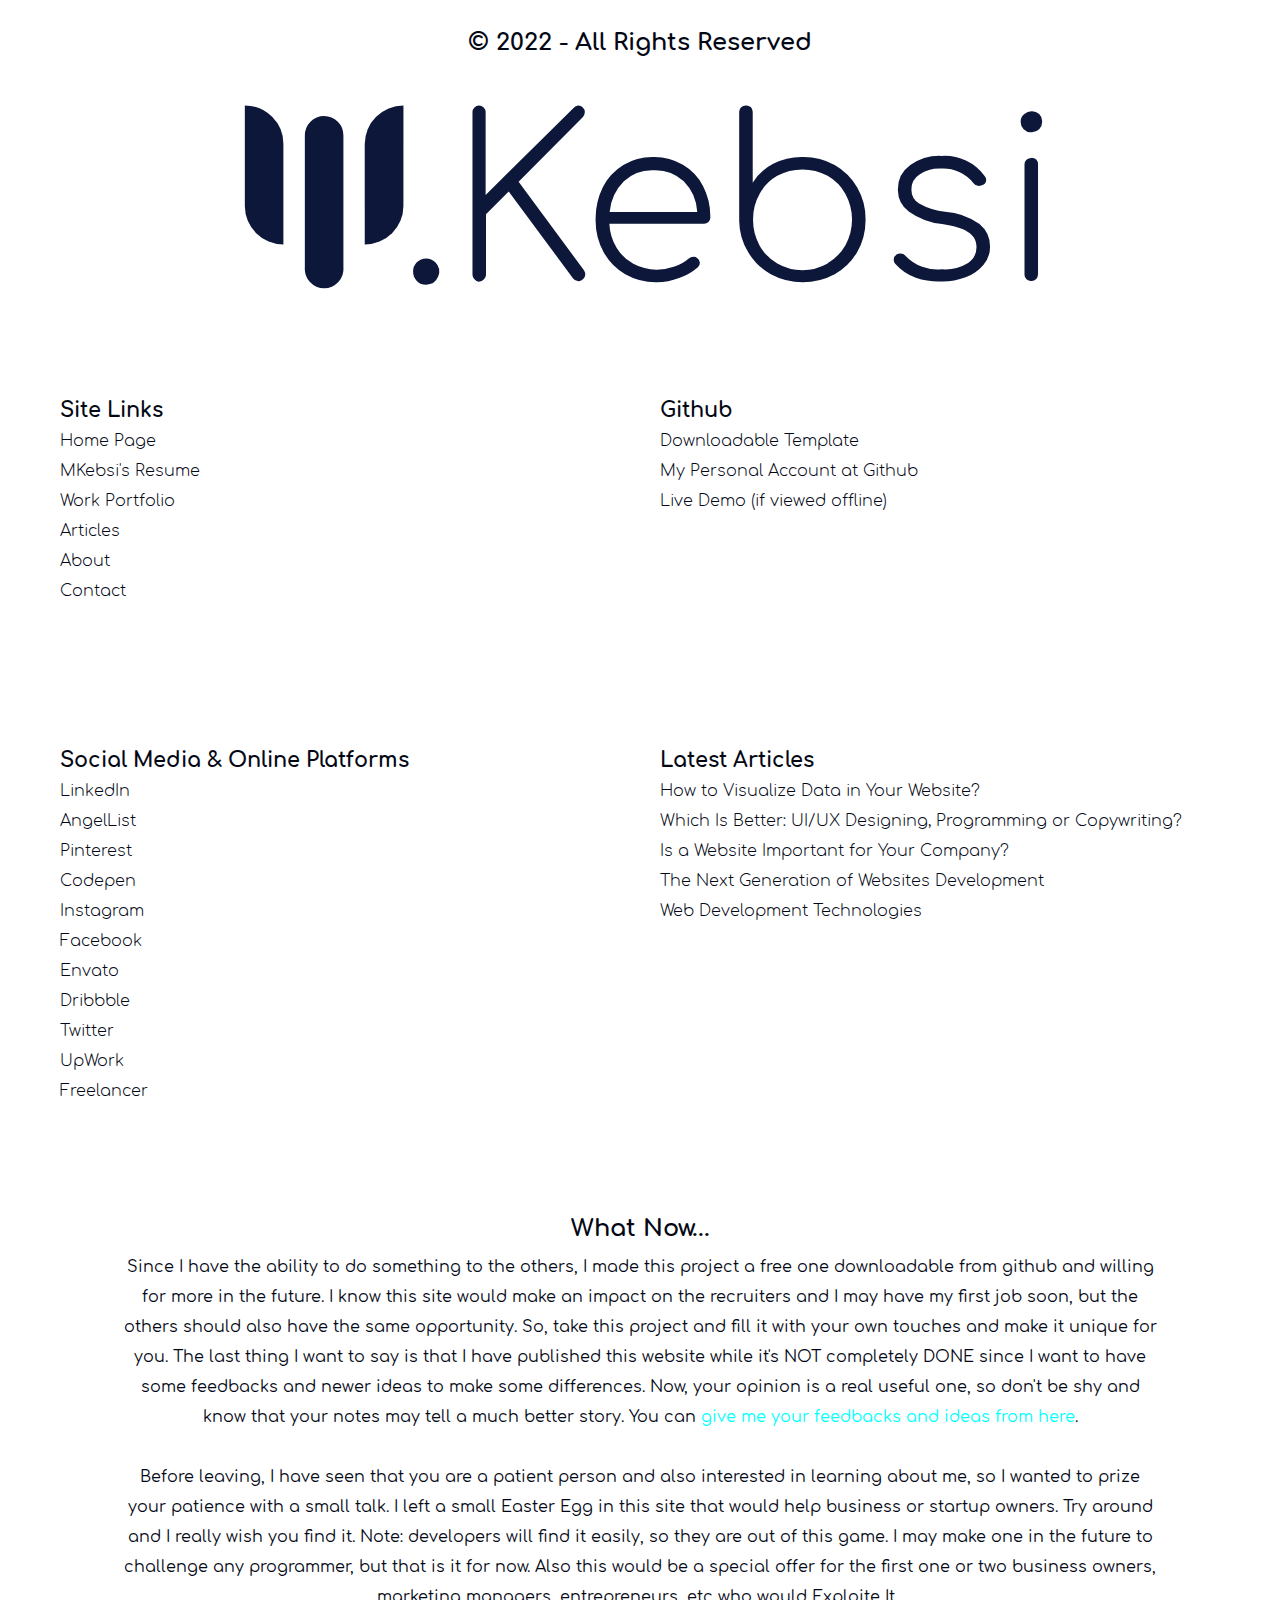
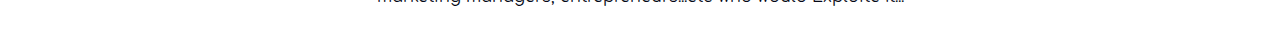
<file: footer.html>
<!DOCTYPE html>
<html lang="en">
    <!--
        Note: For every developer, this code sounds a little 
        stuffy and not managed well, but the reality is that I
        intended to make things unreadable by anyone since
        I have a game (Easer Egg) inside it for business owners.
        You can delete the css and js code if you want to make
        it for yourself, or have some fun decoding this "Beautiful" piece
        of trash and see the hidden message. Thanks for your intereste
    -->
    <!--Head Tag-->
    <head>
        <meta name="robots" content="noindex, follow"/>
        <meta name="viewport" content="width=device-width, initial-scale=1" />
        <base target="_parent">
        <link rel="stylesheet" href="/assets/css/main.css"/>
        <style>
            * {
                color: var(--dark);
            }
            html, body {
                background: var(--white);
            }
            ::selection {
                background: var(--dark);
                color: var(--white);
            }
            #jj{position: absolute; 
            top:50%;left:50%;
            color: #f00;
                    transform:translate(-50%,-50%);font-size:.7em;}h2{/*spell crazy as G-E-N-I-U-S(JL)*/filter: none;
            }
            #foot℮r-Iin℮-on℮ {
                position: fixed; 
                left: 50%;
                transform: translate(-50%, 0);
                bottom: 10px;
                width: 50px;
                border-radius: 50%;
                height: 50px;
                cursor: none;
                z-index: 99;
            }
            #foot℮r-Iin℮-on℮:active{
                filter: invert(100%);
            }
            .small-parg {position: static}
            #easter-egg-card {position:fixed;width:90%;top:50%;left:50%;transform:translate(-50%,-50%);filter:invert(100%);backdrop-filter:brightness(100%);background:#fff0;border-radius:20px;padding:25px;text-align:center;}.notice{color:var(--aqua);}#ee-link{background:var(--aqua);padding:10px;display:block;border-radius:200px;margin:20px auto;width:90%;max-width:300px;text-align:center;font-weight:900;}
        </style>
    </head>
    
    <!--Site/Content Body-->
    <body>
        <!--Calling the SVG Filters-->
        <div id="svg-filters-signer"></div>
        
        <div id="footer-content">
            <h2>&copy; 2022 - All Rights Reserved</h2>
            <br/>
            <img src="/assets/img/logo/logo-name-dark.svg" alt="MKebsi" id="footer-logo"/>
            <div class="two-columns" id="footer-links">
                <div id="footer-site-links">
                    <capture>Site Links</capture>
                    <a href="/index.html">Home Page</a>
                    <a href="/cv.html">MKebsi's Resume</a>
                    <a href="/portfolio.html">Work Portfolio</a>
                    <a href="/articles.html">Articles</a>
                    <a href="/about.html">About</a>
                    <a href="/contact.html">Contact</a>
                </div>
                <div id="github-links">
                    <capture>Github</capture>
                    <a target="_blank" href="https://github.com/mrkebsi/Mrkebsi.github.io/">Downloadable Template</a>
                    <a target="_blank" href="https://github.com/mrkebsi">My Personal Account at Github</a>
                    <a target="_blank" href="https://mrkebsi.github.io/">Live Demo (if viewed offline)</a>
                </div>
                <div id="social-media-links">
                    <capture>Social Media & Online Platforms</capture>
                    <a target="_blank" href="https://linkedin.com/in/mkebsi">LinkedIn</a>
                    <a target="_blank" href="https://angel.co/u/mohammed-alkebsi">AngelList</a>
                    <a target="_blank" href="https://pinterest.com/mkebsi">Pinterest</a>
                    <a target="_blank" href="https://codepen.io/mkebsi">Codepen</a>
                    <a target="_blank" href="https://instagram.com/mkebsi">Instagram</a>
                    <a target="_blank" href="https://www.facebook.com/profile.php?id=100077633622517">Facebook</a>
                    <a target="_blank" href="https://themeforest.com/user/mkebsi">Envato</a>
                    <a target="_blank" href="https://dribbble.com/mkebsi">Dribbble</a>
                    <a target="_blank" href="https://twitter.com/mrkebsi">Twitter</a>
                    <a target="_blank" href="https://www.upwork.com/freelancers/~013656ad9c4d1806cc">UpWork</a>
                    <a target="_blank" href="https://freelancer.com/u/MKebsi">Freelancer</a>
                </div>
                <div id="footer-article-links">
                    <capture>Latest Articles</capture>
                    <a target="_blank" href="http://mrkebsi.github.io/articles/2022/5/14/how-to-visualize-data-in-your-website.html">How to Visualize Data in Your Website?</a>
                    <a target="_blank" href="https://discover.hubpages.com/technology/Which-Is-Better-UIUX-Designing-Programming-or-Copywriting">Which Is Better: UI/UX Designing, Programming or Copywriting?</a>
                    <a target="_blank" href="https://discover.hubpages.com/technology/Is-a-Website-Important-for-Your-Company">Is a Website Important for Your Company?</a><div id="foot℮r-Iin℮-on℮"></div>
                    <a target="_blank" href="https://discover.hubpages.com/technology/The-Next-Generation-of-Websites-Development">The Next Generation of Websites Development</a>
                    <a target="_blank" href="https://discover.hubpages.com/technology/Website-Development-Technologies">Web Development Technologies</a>
                </div>
            </div>
            <div id="footer-line-one"></div>
            <div id="footer-line-two"></div>
            <div class="small-parg">
                <h2>What Now...</h2>
                <p>
                    Since I have the ability to do something to the others,
                    I made this project a free one downloadable from
                    github and willing for more in the future. I know this
                    site would make an impact on the recruiters and I may
                    have my first job soon, but the others should also
                    have the same opportunity. So, take this project and
                    fill it with your own touches and make it unique for
                    you. The last thing I want to say is that I have published
                    this website while it's NOT completely DONE since I want
                    to have some feedbacks and newer ideas to make some
                    differences. Now, your opinion is a real useful one, so don't 
                    be shy and know that your notes may tell a much better
                    story. You can <a href="/contact.html">give me your 
                    feedbacks and ideas from here</a>. 
                </p>
                <br/>
                <p id="demo">
                    Before leaving, I have seen that you are a patient person
                    and also interested in learning about me, so I wanted to
                    prize your patience with a small talk. I left a small Easter Egg
                    in this site that would help business or startup owners.
                    Try around and I really wish you find it. Note: developers will
                    find it easily, so they are out of this game. I may make one in
                    the future to challenge any programmer, but that is it for now. 
                    Also this would be a special offer for the first one or two
                    business owners, marketing managers, entrepreneurs...etc who 
                    would Exploite It...
                </p>
            </div>
        </div>
        <script src="assets/js/lib/particles.js"></script>
        <script><!--
                var test=document.getElementById("foot℮r-Iin℮-on℮");document.addEventListener("copy",fum1);var kj,jj,bj,vd,jbj,dbj;function JJ(){particlesJS('foot℮r-Iin℮-on℮',{"particles":{"number":{"value":200,"density":{"enable":true,"value_area":500}},"color":{"value":"#040815"},"shape":{"type":["circle","triangle"],"stroke":{"width":0},"polygon":{"nb_sides":6}},"opacity":{"value":1},"size":{"value":0,"random":false},"line_linked":{"enable":true,"distance":30,"opacity":1,"width":1,"color":"#f00"},"move":{"enable":true,"speed":150}},"interactivity":{"events":{"onhover":{"enable":false},"onclick":{"enable":false},"resize":true}}});}function fun1(){test.style.width="100%";test.style.height="100%";test.style.bottom="0";test.style.borderRadius="0";test.style.background="white";test.innerHTML="<div id='"+bj+"'>"+jj+"</div>";JJ();test.removeEventListener("click",fun1);}function fum1(){vd=String.fromCharCode(68,97,110,103,101,114);test.insertAdjacentHTML("afterbegin","<span id='jj'>"+vd+"</span>");test.addEventListener("click",fun1);document.removeEventListener("copy",fum1);test.style.background="black";test.style.boxShadow="0 0 10px red";}bj=String.fromCharCode(101,97,115,116,101,114,45,101,103,103,45,99,97,114,100);kj=String.fromCharCode(60,104,50,62,68,111,32,89,111,117,32,72,97,118,101,32,97,32,80,114,111,102,101,115,115,105,111,110,97,108,32,66,117,115,105,110,101,115,115,32,111,114,32,83,116,97,114,116,45,85,112,32,87,105,116,104,111,117,116,32,97,32,87,101,98,115,105,116,101,63,60,47,104,50,62);dbj=String.fromCharCode(60,97,32,104,114,101,102,61,34,47,99,111,110,116,97,99,116,46,104,116,109,108,35,101,109,97,105,108,45,102,111,114,109,34,32,105,100,61,34,101,101,45,108,105,110,107,34,62,71,105,118,101,32,73,116,32,97,32,84,114,121,32,38,32,71,101,116,32,105,110,32,84,111,117,99,104,60,47,97,62);jbj=String.fromCharCode(60,112,62,65,115,32,121,111,117,32,104,97,118,101,32,100,105,115,99,111,118,101,114,101,100,32,116,104,105,115,44,32,73,32,119,105,108,108,32,98,117,105,108,100,32,121,111,117,114,32,102,105,114,115,116,32,119,101,98,115,105,116,101,44,32,97,110,100,32,60,115,112,97,110,32,99,108,97,115,115,61,34,110,111,116,105,99,101,34,62,89,111,117,32,77,97,121,32,71,101,116,32,85,112,32,84,111,32,49,48,48,37,32,79,102,102,33,60,47,115,112,97,110,62,32,74,117,115,116,32,116,97,107,101,32,97,32,100,101,109,111,110,115,116,114,97,116,105,111,110,32,115,99,114,101,101,110,115,104,111,116,32,116,104,101,110,46,46,46,60,47,112,62);jj=kj+jbj+dbj; 
        --></script>
    </body>
</html>
</file>
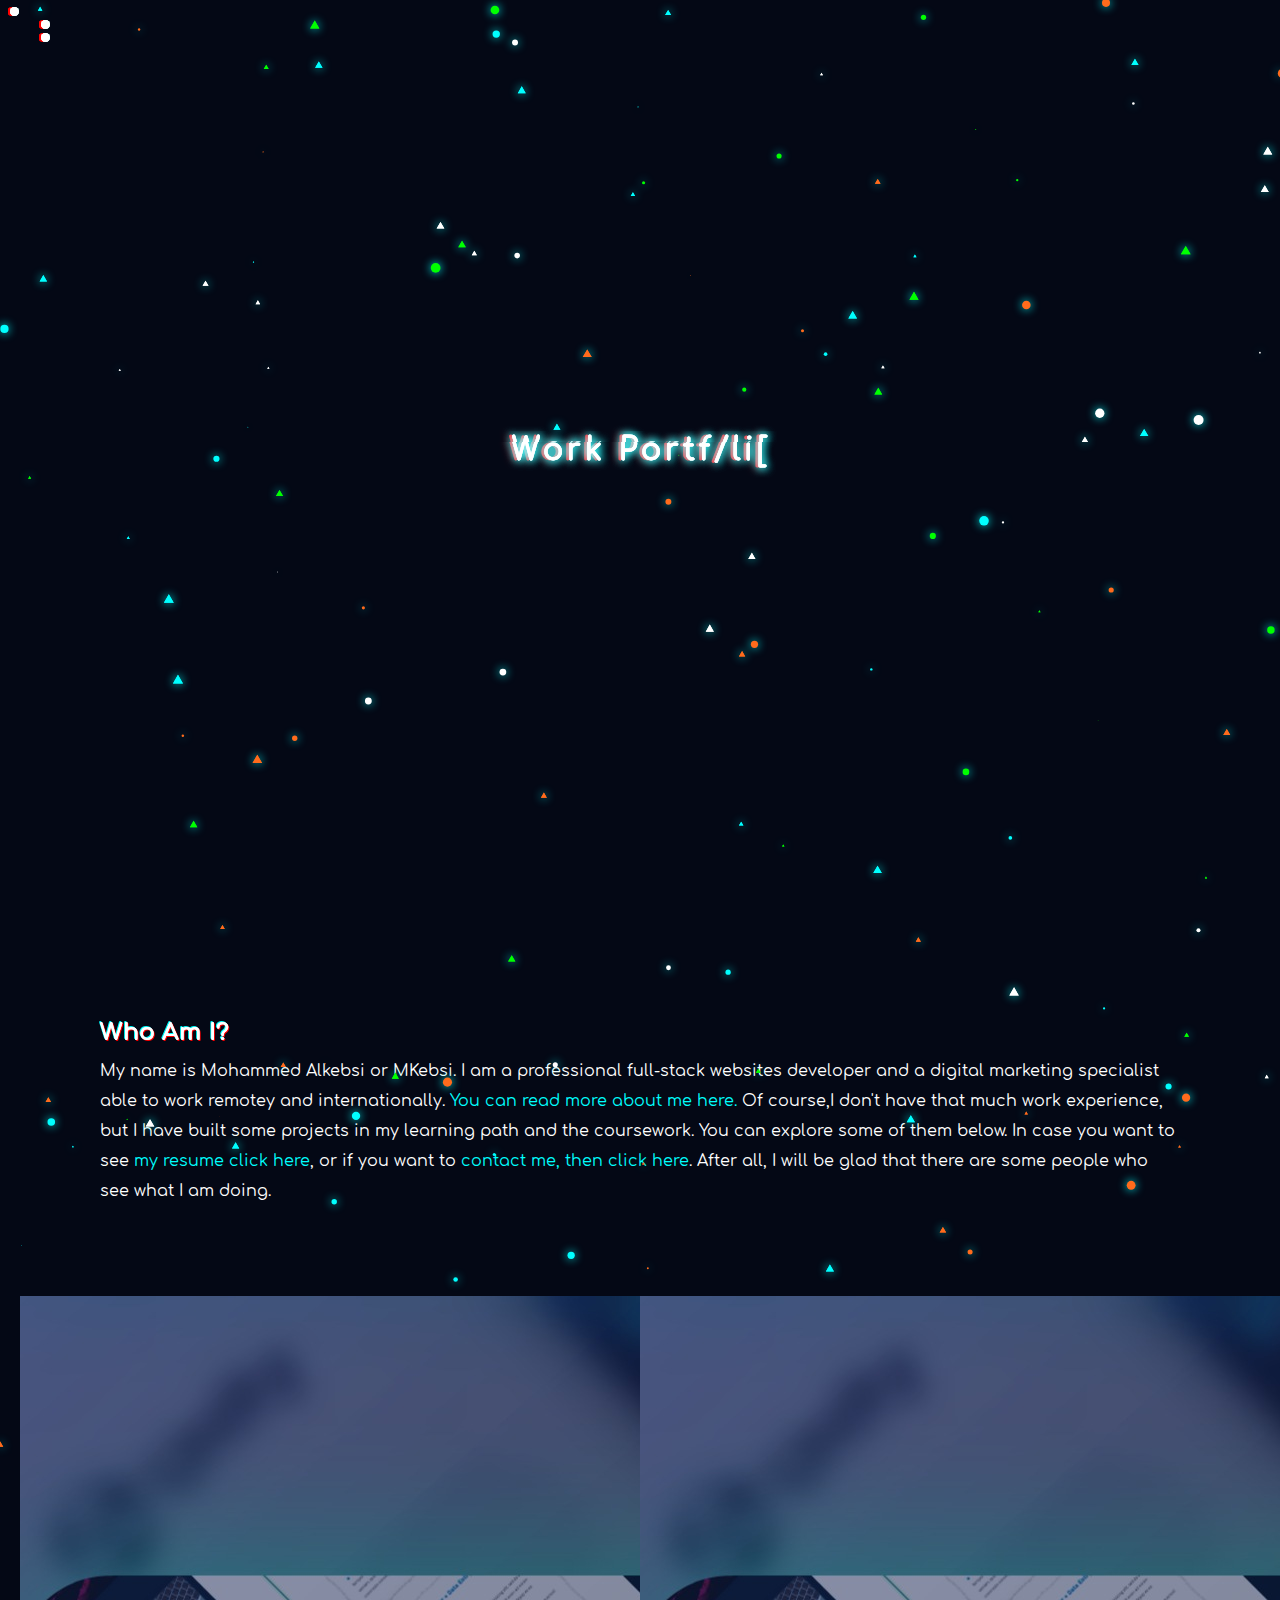
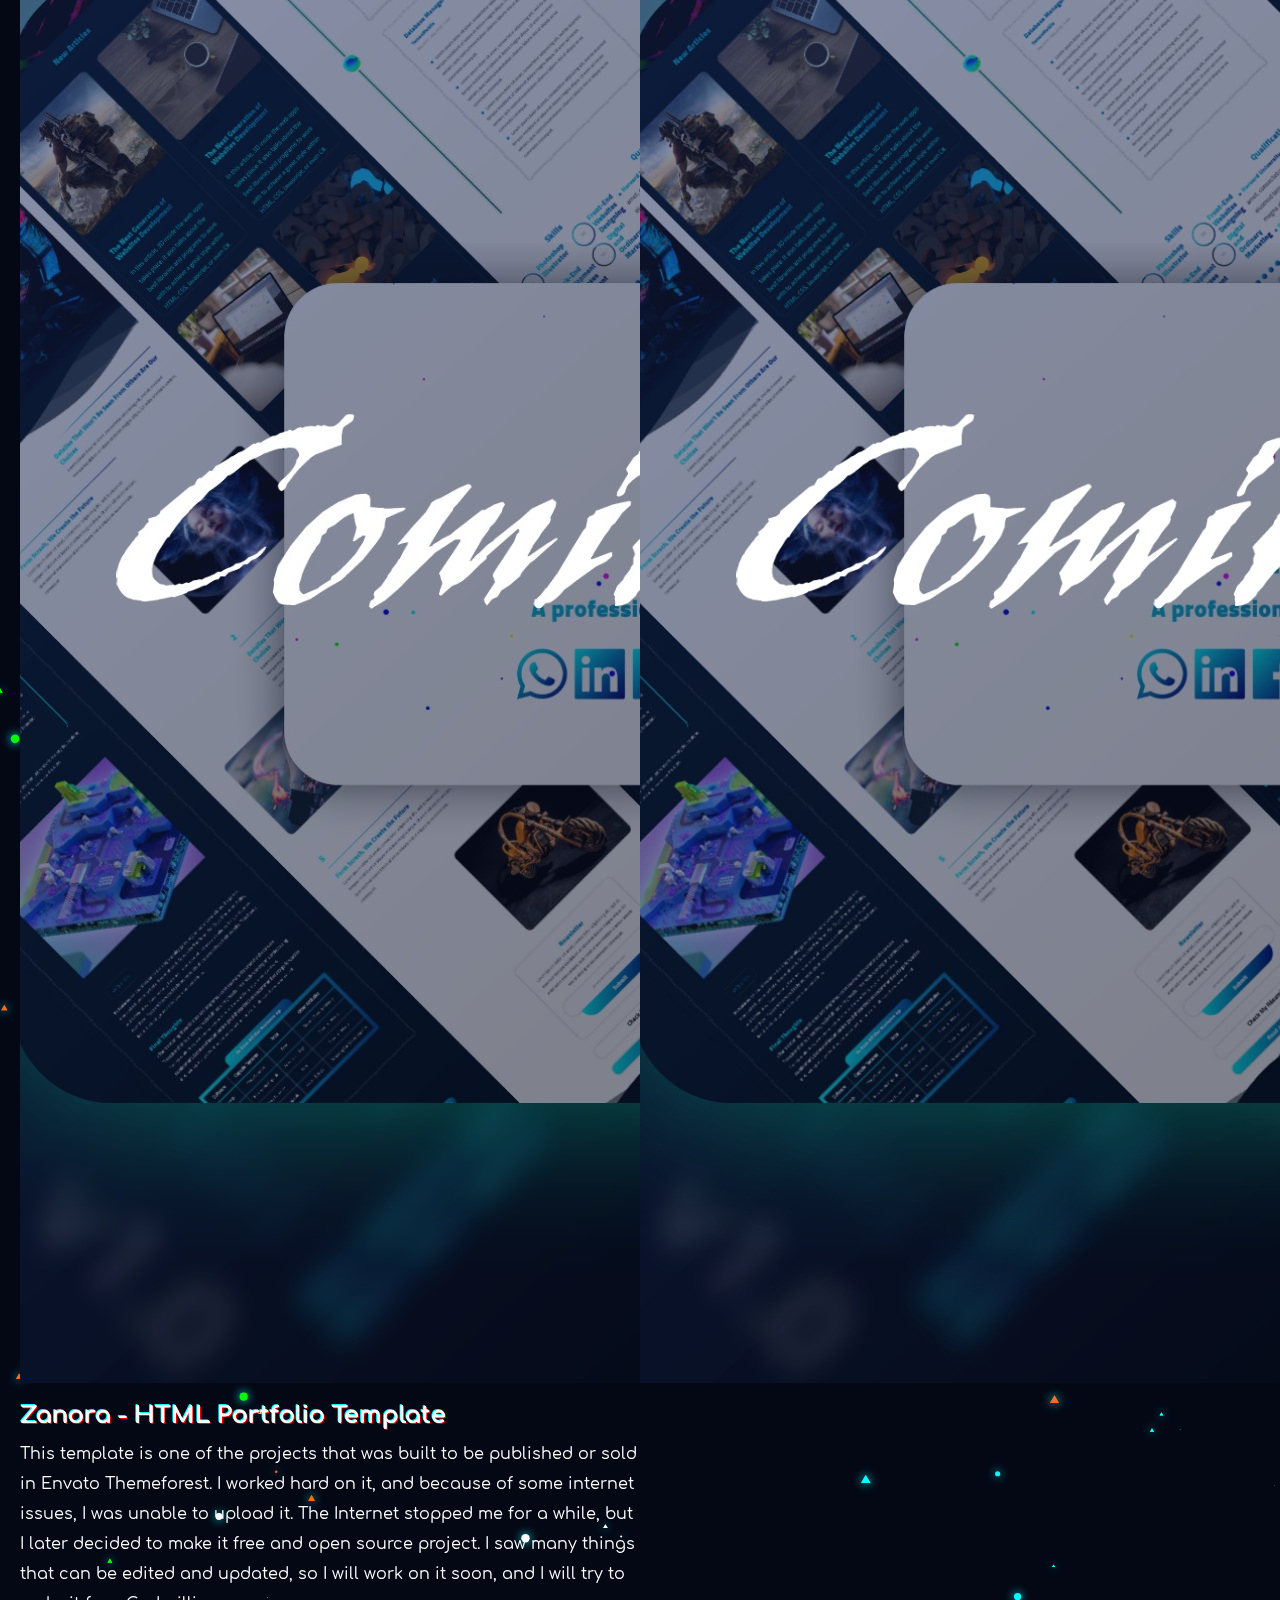
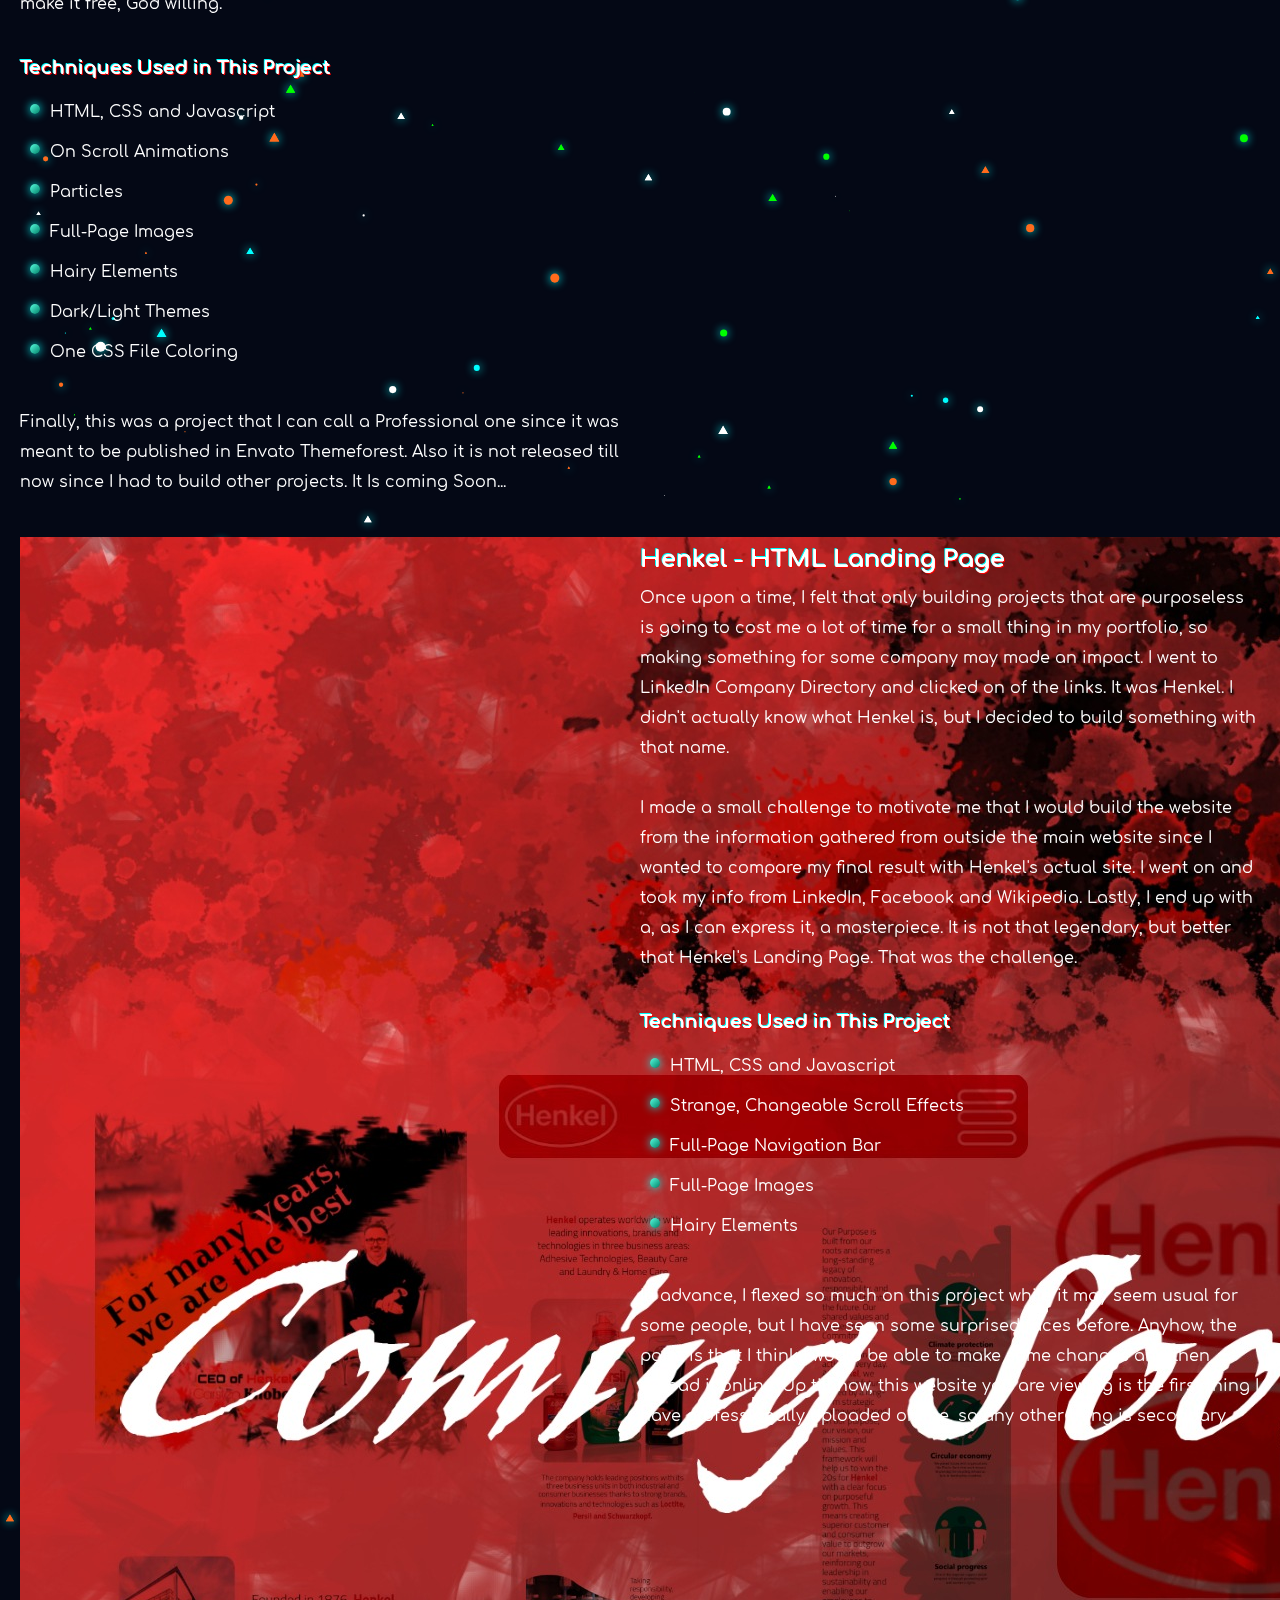
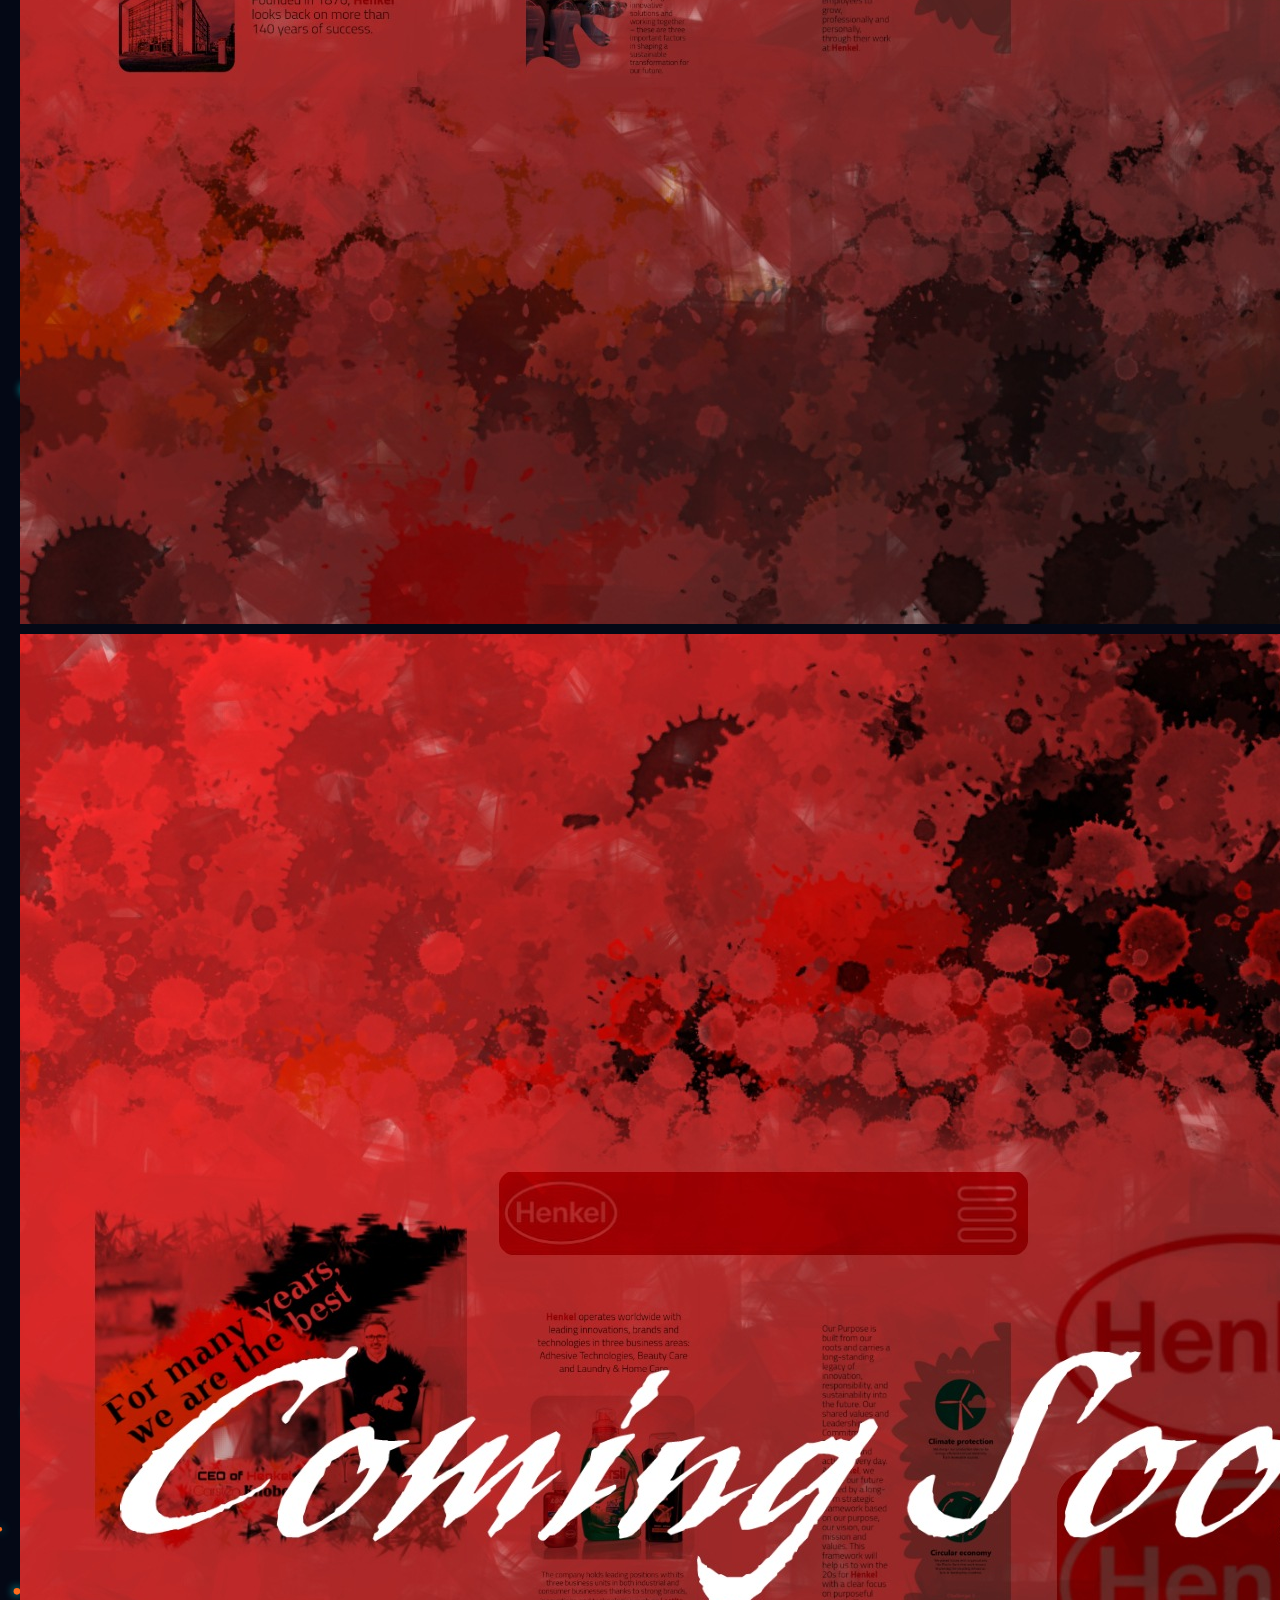
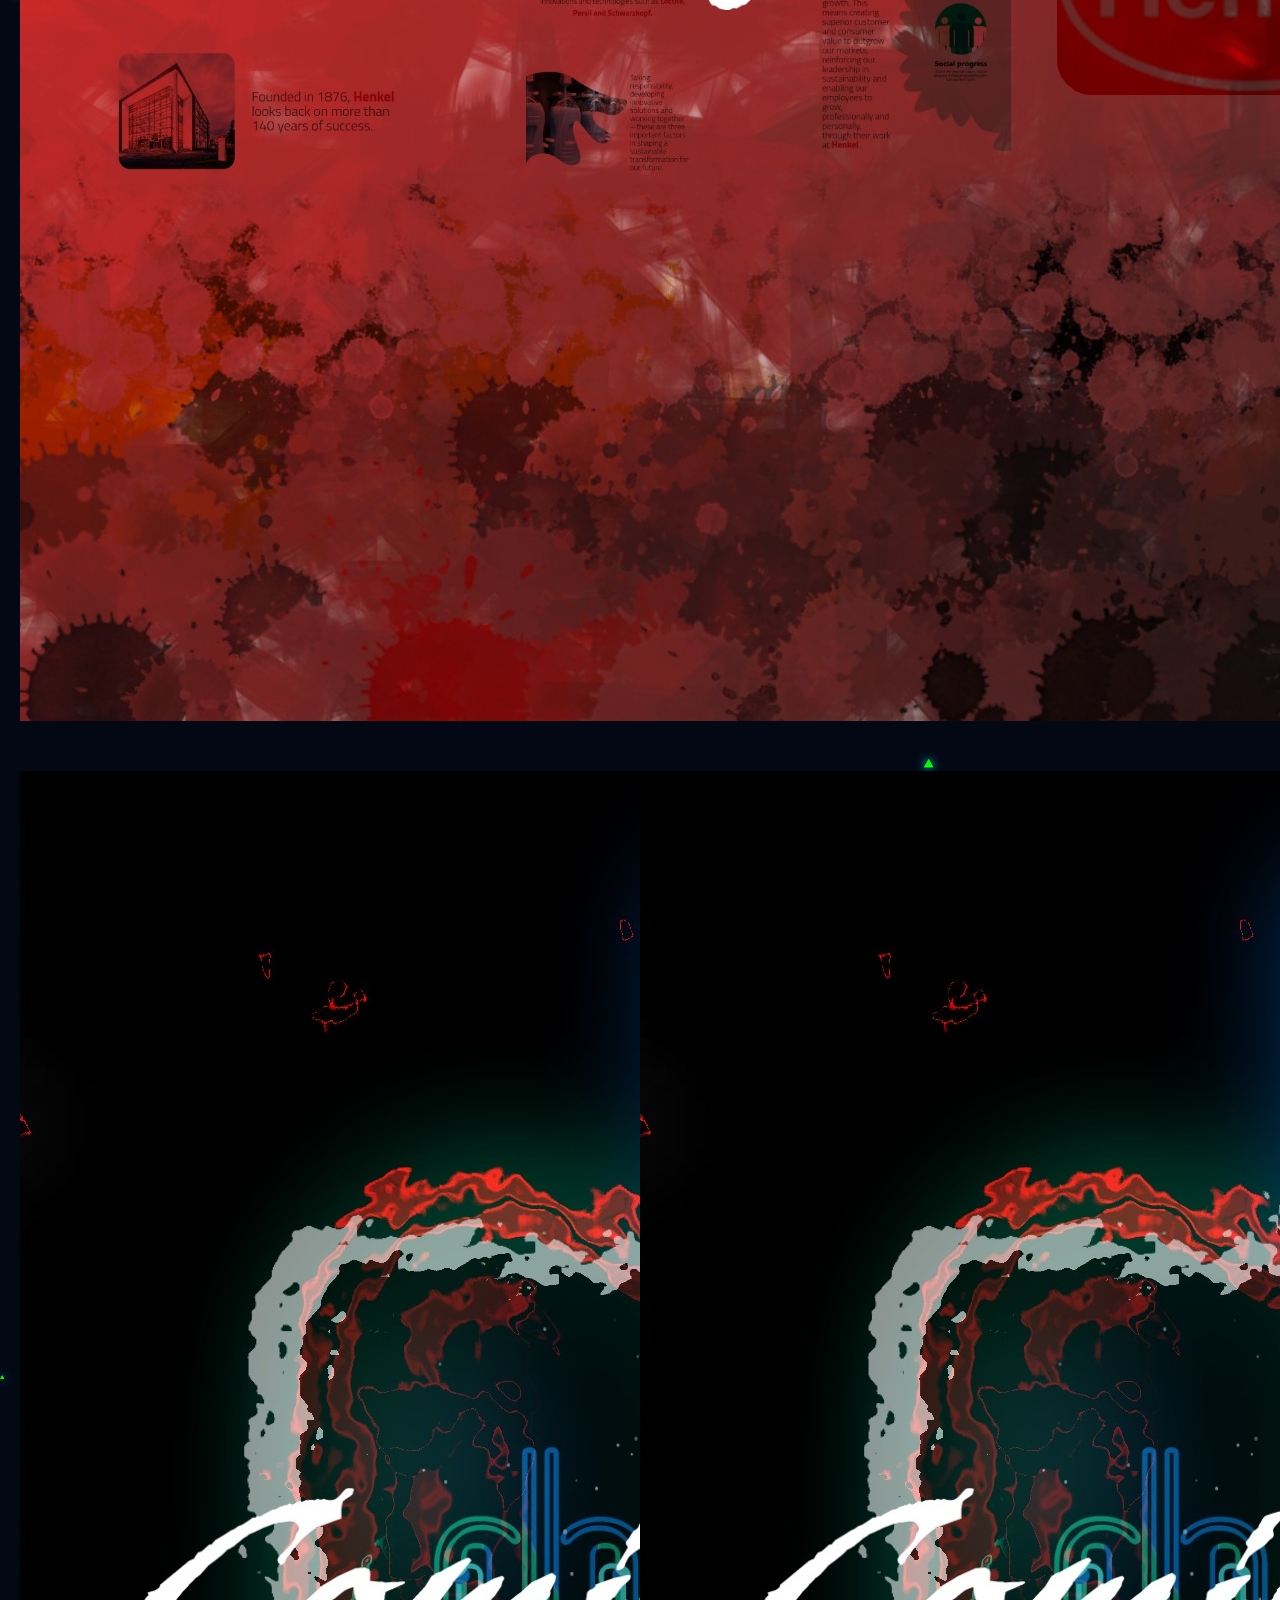
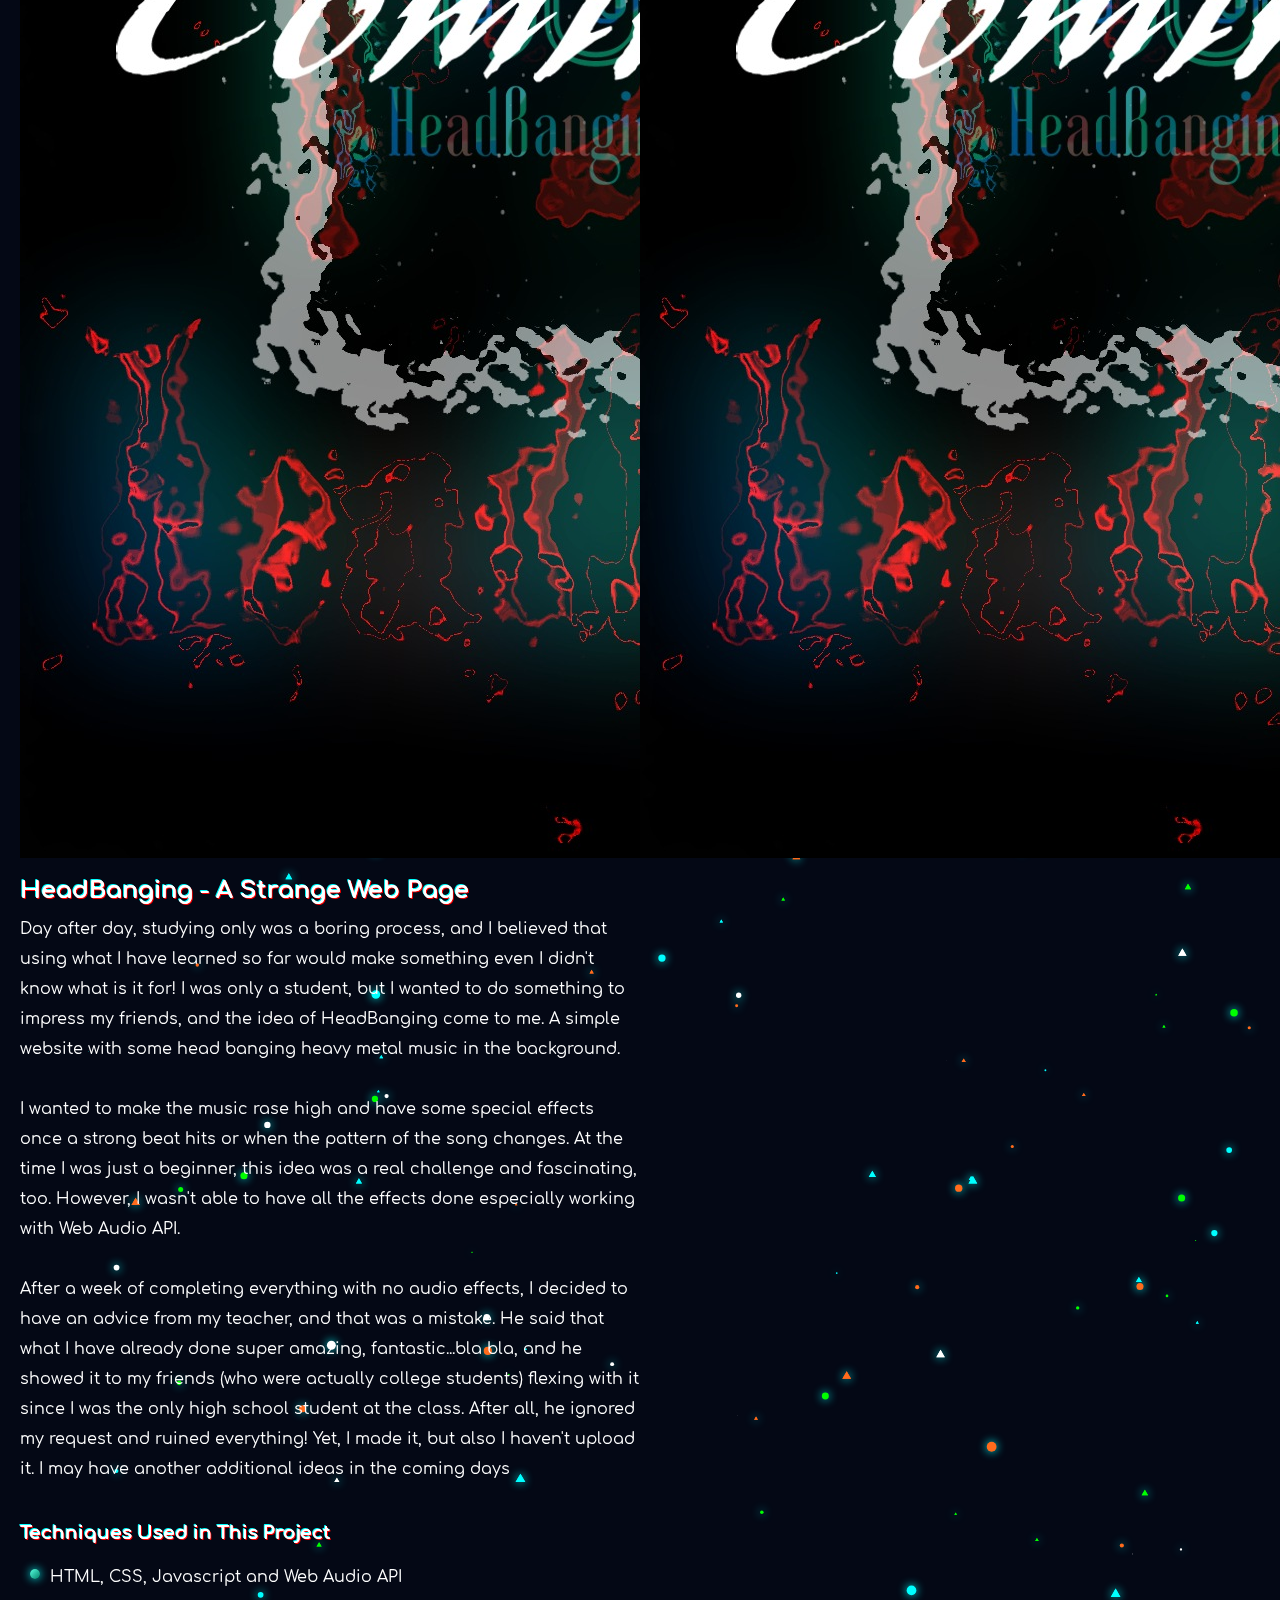
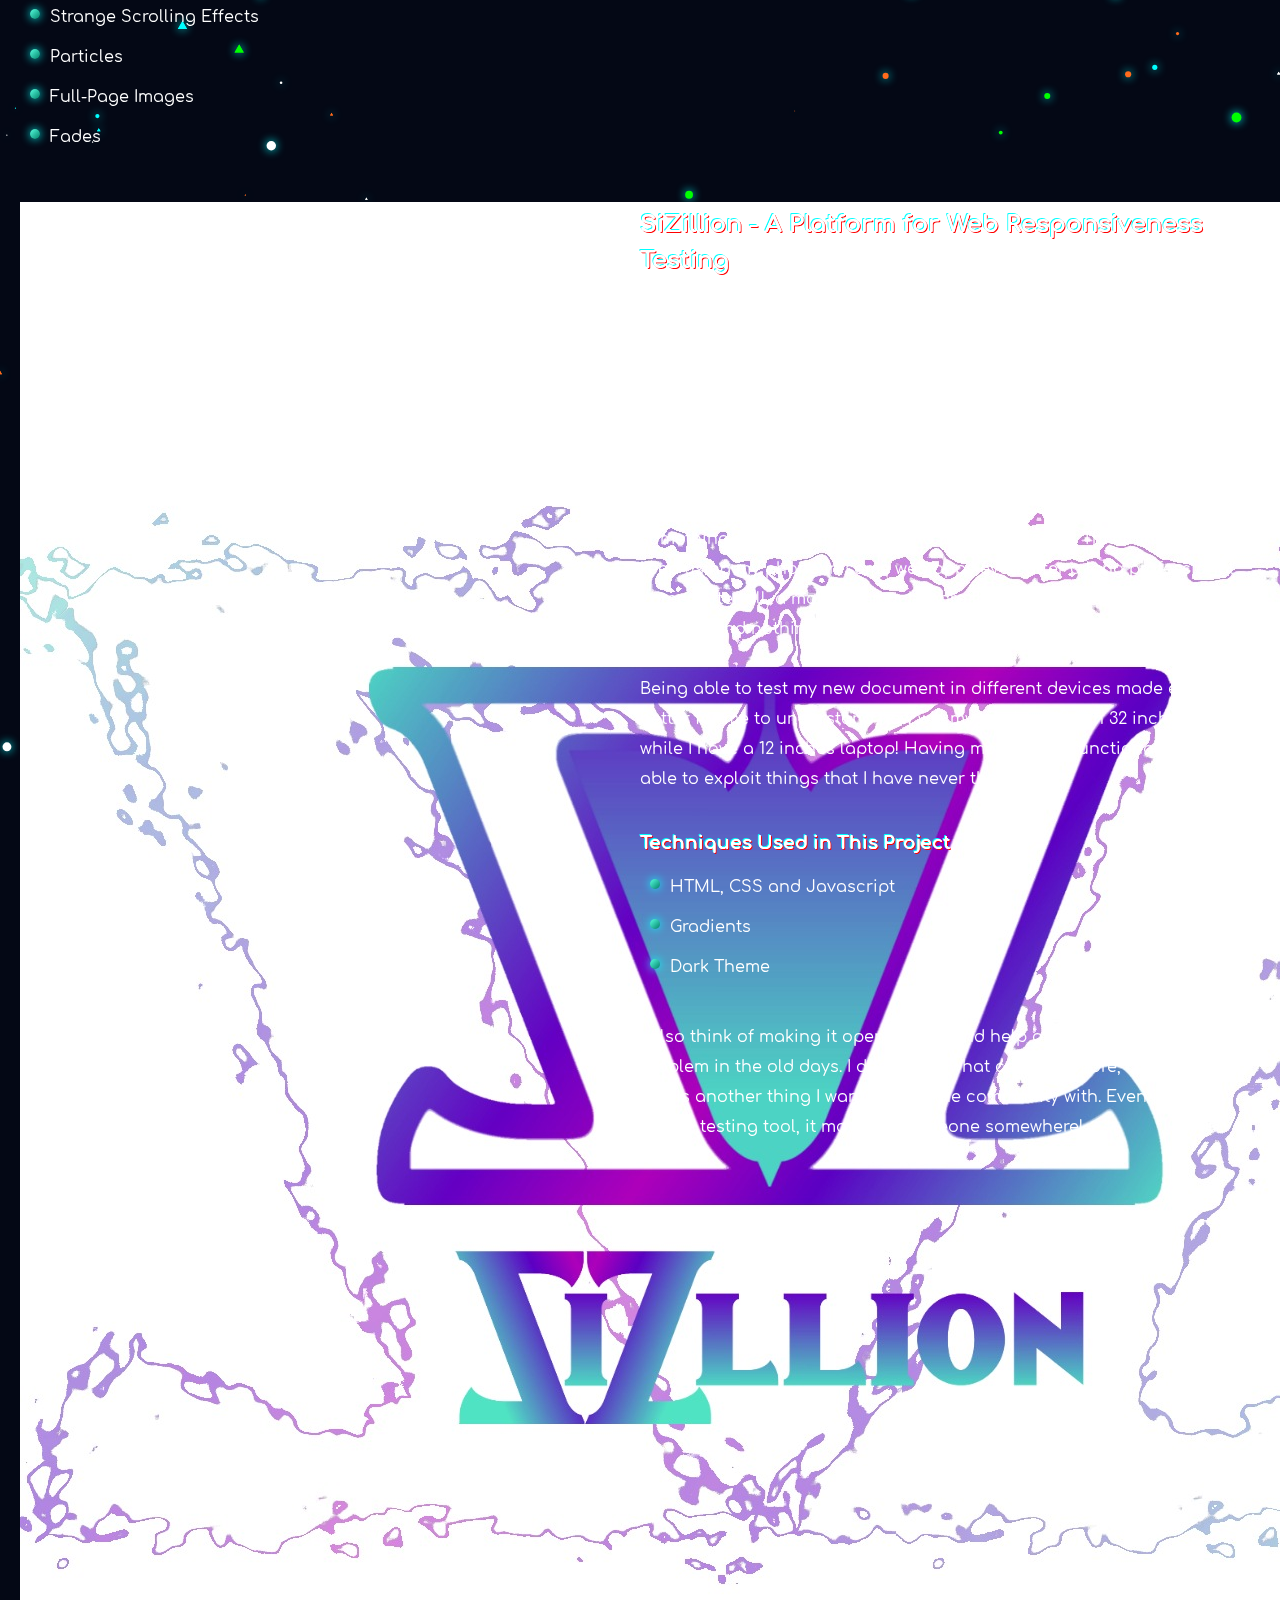
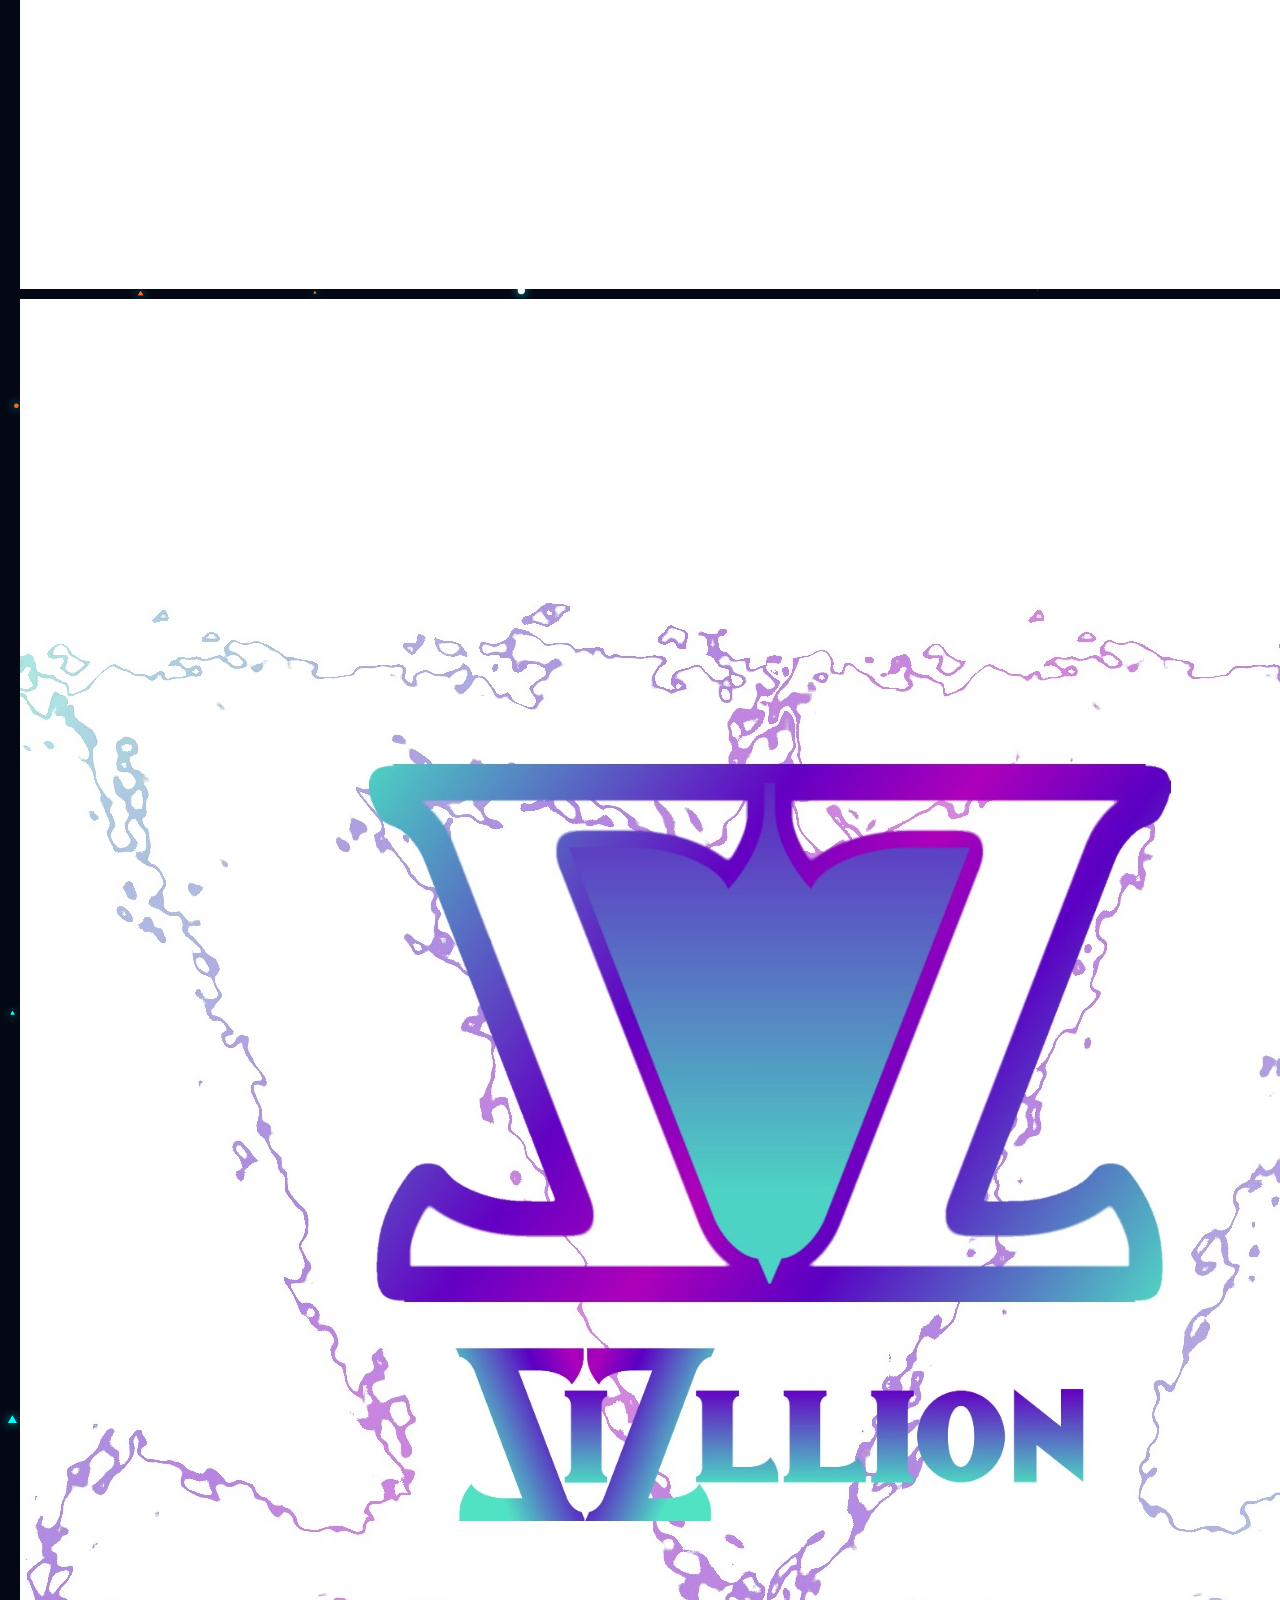
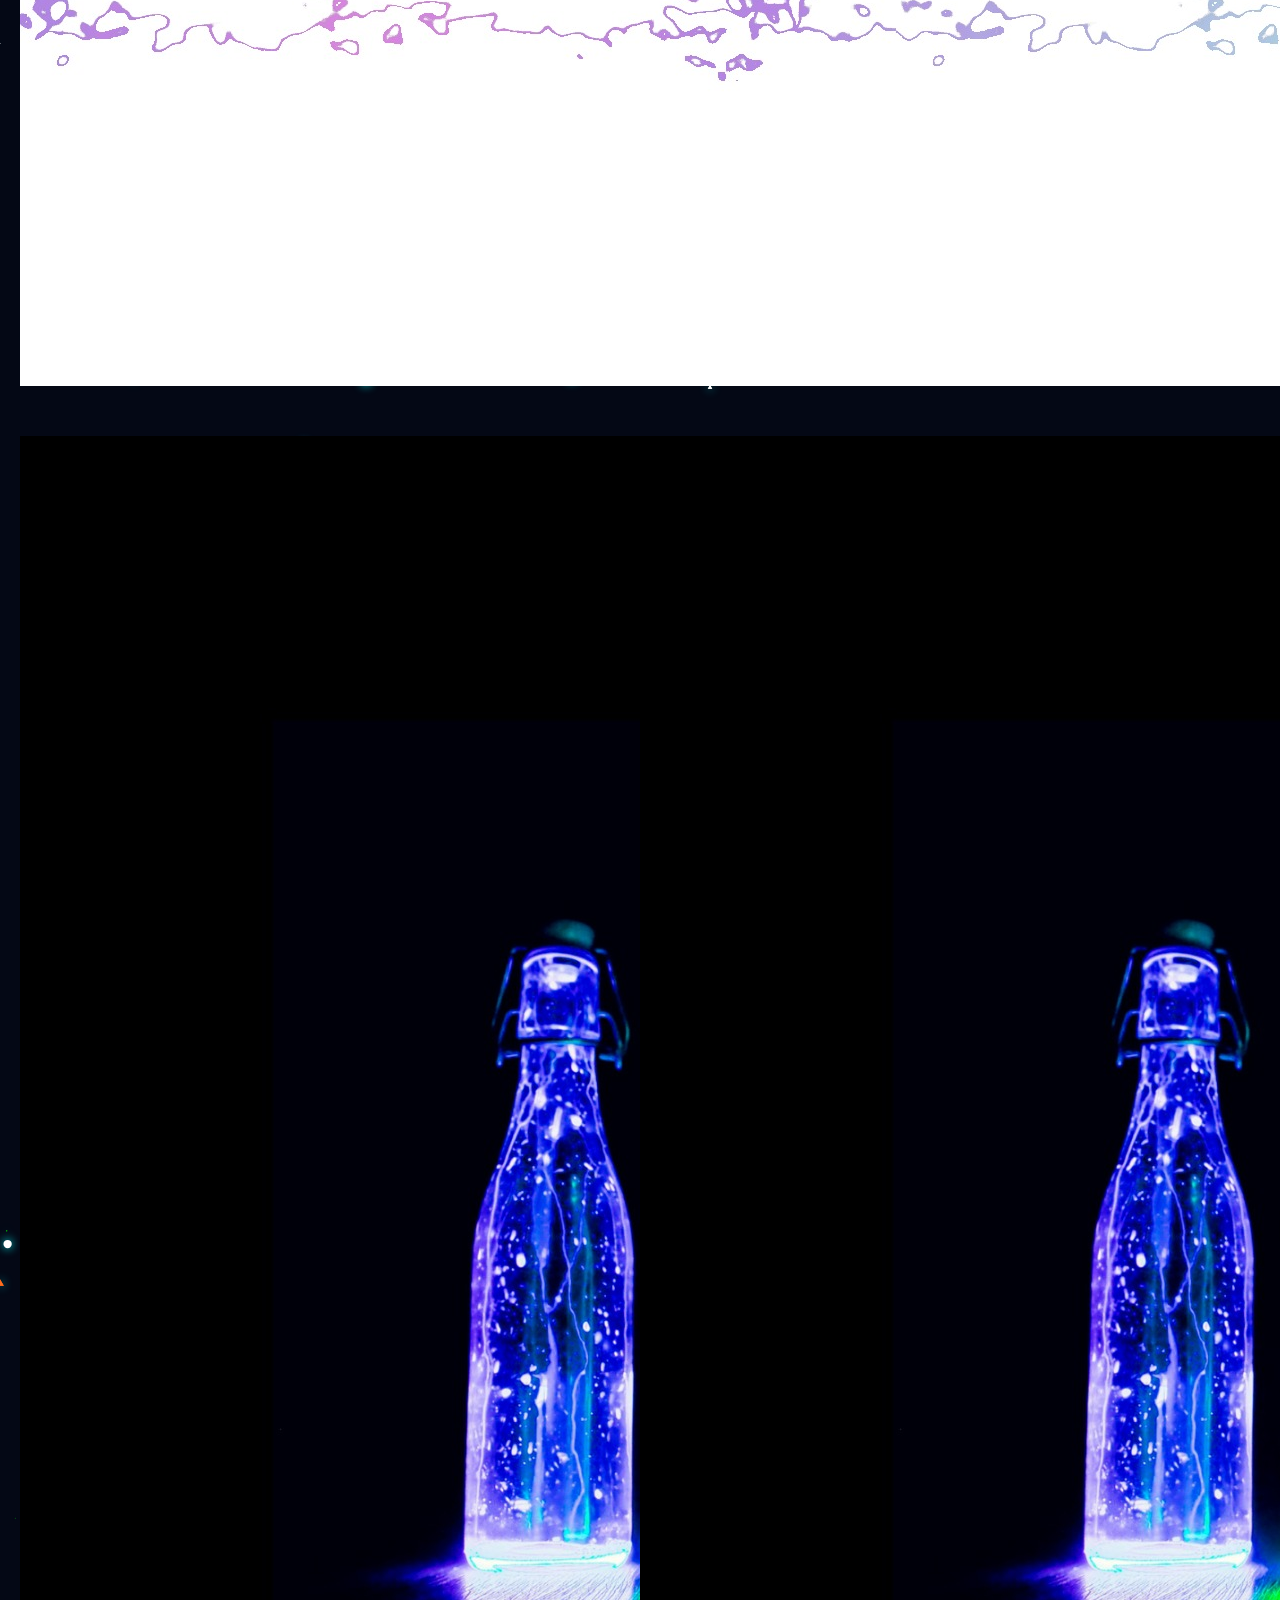
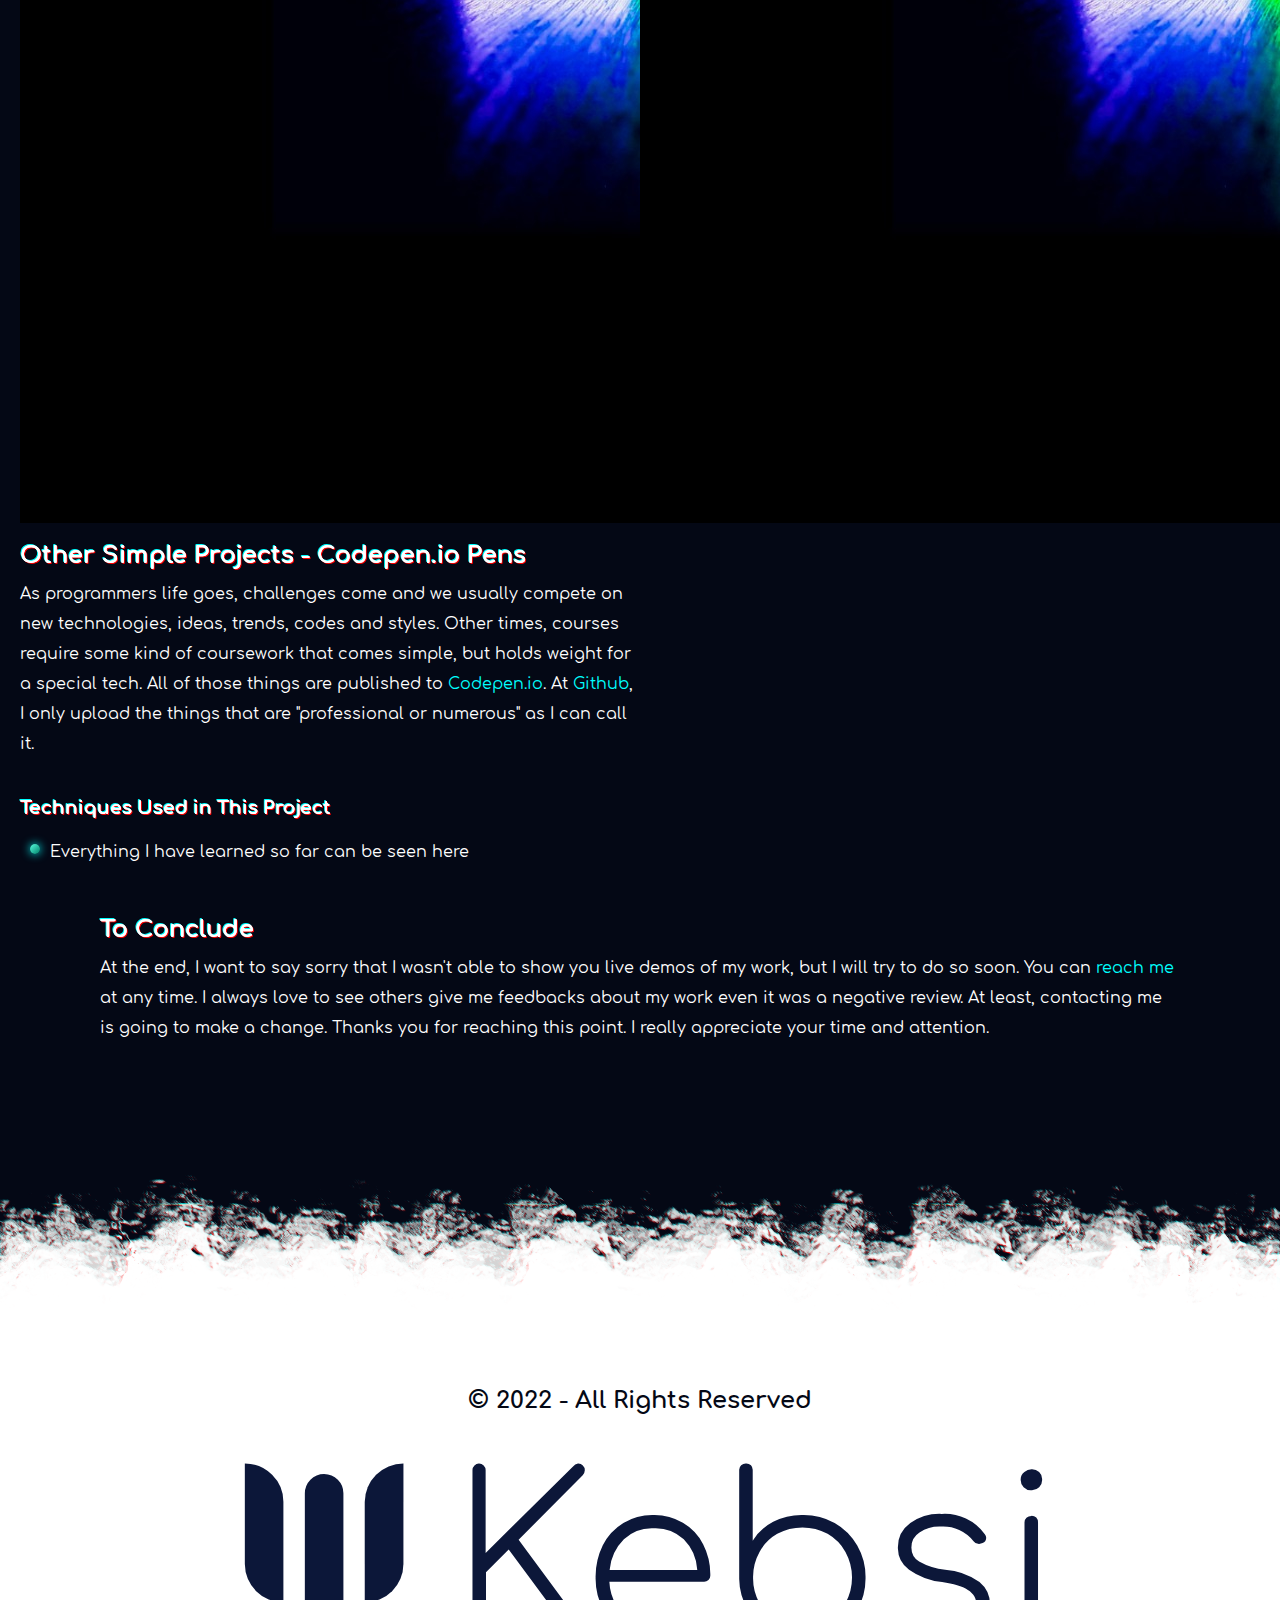
<file: portfolio.html>
<!DOCTYPE html>
<html lang="en">
    <!--Head Tag-->
    <head>
        <!--Page Title-->
        <title>MKebsi's Work Portfolio</title>
        
        <!--META Tages-->
        <!--Site Description-->
        <meta name="description" content="
            MKebsi's Portfolio is the place where you can find 
            whatever MKebsi have done from professional
            projects to small coding challenges.
        " />
        <!--Site Keywords-->
        <meta name="keywords" content="
            mkebsi, mr kebsi, alkebsi, kebsi, m.kebsi,
            mkebsi, mohammed alkebsi, website developer,
            remote worker, freelancer, full time, part time,
            web designer, mkebsi's work portfolio, projects
            showcase, mkebsi at behance, why mkebsi don't
            have a behance account, mkebsi at dribbble,
             محمد الكبسي, كبسي, معرض الاعمال الخصه بمحمد الكبسي, معرض اعمال محمد
            مبرمج مواقع محترف, مصمم مواقع عربي, يمني, اليمن,
            مستقل, مطور برمجيات عن بعد, المشاريع الخاصة بمحمد الكبسي, مشاريع الكبسي
        "/>
        <!--Site Settings-->
        <meta name="viewport" content="width=device-width, initial-scale=1" />
        <meta name="theme-color" content="#040815"/>
        <meta name="robots" content="index, follow"/>
        
        <!--Site Open Graph-->
        <meta property="og:type" content="profile"/>
        <meta property="og:profile:first_name" content="Mohammed"/>
        <meta property="og:profile:last_name" content="Alkebsi"/>
        <meta property="og:profile:username" content="MKebsi"/>
        <meta property="og:profile:gender" content="male"/>
        <meta property="og:site_name" content="MKebsi"/>
        <meta property="og:title" content="MKebsi's Work Portfolio"/>
        <meta property="og:url" content="https://mrkebsi.github.io/portfolio.html"/>
        <meta property="og:image" content="https://mrkebsi.github.io/assets/img/portfolio/others.jpg"/>
        <meta property="og:image:alt" content="MKebsi's work portfolio"/>
        <meta property="og:image:width" content="1500"/>
        <meta property="og:image:height" content="1687"/>
        <meta property="og:description" content="
            MKebsi's Portfolio is the place where you can find 
            whatever MKebsi have done from professional
            projects to small coding challenges.
        "/>
        
        <!--Site Twitter Cards-->
        <meta name="twitter:card" content="summary"/>
        <meta name="twitter:title" content="MKebsi's Work Portfolio"/>
        <meta name="twitter:url" content="https://mrkebsi.github.io/portfolio.html"/>
        <meta name="twitter:image" content="https://mrkebsi.github.io/assets/img/portfolio/others.jpg"/>
        <meta name="twitter:site" content="MKebsi"/>
        <meta name="twitter:creator" content="@MrKebsi"/>
        <meta name="twitter:description" content="
            MKebsi's Portfolio is the place where you can find 
            whatever MKebsi have done from professional
            projects to small coding challenges.
        "/>
        
        <!--LINK Tages-->
        <link rel="canonical" href="https://mrkebsi.github.io/portfolio.html"/>
        <link rel="stylesheet" href="assets/css/main.css"/>
        <link rel="stylesheet" href="assets/css/lib/aos.css"/>
        <link rel="icon" href="assets/img/logo/logo-minimal-dark.svg" />
        
        <!--Additional Styling Specifications-->
        <style>
            .el-sp {
                text-shadow: var(--blue-glitch-glow);
                color: var(--white);
            }
            #portfolio-title {
                position: absolute;
                top: 50%;
                left: 0;
                transform: translate(0, -50%);
                text-shadow: var(--blue-glitch-glow);
                width: 100%;
                text-align: center;
            }
        </style>
    </head>
    
    <!--Site/Content Body-->
    <body onload="Start()">
        <!--Calling the SVG Filters-->
        <div id="svg-filters-signer"></div>
        
        <!--Loading Starts-->
        <div id="loading">
            <svg xmlns="http://www.w3.org/2000/svg" id="logo-con" width="500px" viewBox="0 0 70 70">
                <g id="Layer_1" data-name="Layer 1" >
                    <g transform="translate(18.2, 5)"><path class="cls-2" d="M22.59,19.08V29.3A11.77,20.77,0,0,1,10.81,30V30.3A11.78,20.78,0,0,1,22.59,29.08Z"/></g>
                    <g transform="translate(-18.2, 5)"><path class="cls-2" d="M59.2,7.3V7.3A11.78,11.78,0,0,1,47.41,49.8V49.8A11.79,11.79,0,0,1,59.2,7.3Z"/></g>
                    <path class="cls-2" d="M40.89,16.42v20.4a5.89,5.89,0,0,1-11.78,0V35.42a5.89,5.89,0,1,1,11.78,0Z"/>
                </g>
            </svg>
            <p id="motivationals"></p>
            <p id="quote-owner"></p>
        </div>
        <!--Loading Ends-->
        
        <!--Particles Manager-->
        <div id="particles"></div>
        
        <!--Navigation System Stars-->
        <nav id="nav-bar">
            <!--Desktop View Nav. Bar. Starts-->
            <div id="pc-nav" class="pc-element">
                <div class="nav-btn-cons">
                    <a href="/"><button class="nav-btns">Home</button></a>
                </div>
                <div class="nav-btn-cons"></a>
                    <a href="/portfolio.html"><button class="nav-btns">Portfolio</button></a>
                </div>
                <div class="nav-btn-cons">
                    <a href="/cv.html"><button class="nav-btns">Resume</button></a>
                </div>
                <div class="nav-btn-cons">
                    <a href="/about.html"><button class="nav-btns">About</button></a>
                </div>
                <div class="nav-btn-cons">
                    <a href="/articles.html"><button class="nav-btns">Articles</button></a>
                </div>
                <div class="nav-btn-cons">
                    <a href="/contact.html"><button class="nav-btns">Contact Me</button></a>
                </div>
            </div>
            <!--Desktop View Nav. Bar. Ends-->
            
            <!--Mobile View Nav. Bar. Starts-->
            <div id="mobile-nav" class="mobile-element tablet-element">
                <!-- Animated Dots Starts -->
                <div id="dots-con" onmouseover="RP(1)" onmouseout="RP(0)">
                    <div class="dots" id="dot1"></div>
                    <div class="dots" id="dot2"></div>
                    <div class="dots" id="dot3"></div>
                </div>
                <!--Animated Dots Ends-->
                
                <!--Right Panel Starts-->
                <div id="rpanel" class="mobile-element tablet-element" onmouseover="RP(1)" onmouseout="RP(0)">
                    <div class="mb-nav-btn-cons" id="mnbc1">
                        <a href="/"><button class="mb-nav-btns">Home</button></a>
                    </div>
                    <div class="mb-nav-btn-cons" id="mnbc2">
                        <a href="/portfolio.html"><button class="mb-nav-btns">Portfolio</button></a>
                    </div>
                    <div class="mb-nav-btn-cons" id="mnbc3">
                        <a href="/cv.html"><button class="mb-nav-btns">Resume</button></a>
                    </div>
                    <div class="mb-nav-btn-cons" id="mnbc4">
                        <a href="/about.html"><button class="mb-nav-btns">About</button></a>
                    </div>
                    <div class="mb-nav-btn-cons" id="mnbc5">
                        <a href="/articles.html"><button class="mb-nav-btns">Articles</button></a>
                    </div>
                    <div class="mb-nav-btn-cons" id="mnbc6">
                        <a href="/contact.html"><button class="mb-nav-btns">Contact Me</button></a>
                    </div>
                </div>
                <!--Right Panel Ends-->
            </div>
            <!--Mobile View Nav. Bar. Ends-->
        </nav>
        <!--Navigation System Ends-->
        
        <!--Main Content Starts-->
        <main id="content">
            
            <!--Page Starter Starts-->
            <div id="content-starter-con">
                <div id="portfolio-cover" class="st-cover">
                    <h1 id="portfolio-title" class="glitch-title">Work Portfolio</h1>
                </div>
                <div id="hp-s-bottom"></div>
            </div>
            <!--Page Starter Ends-->
            
            <!--Page Body Starts-->
            <div class="small-parg">
                <h2>Who Am I?</h2>
                <p>
                    My name is Mohammed Alkebsi or MKebsi. I am
                    a professional full-stack websites developer and
                    a digital marketing specialist able to work remotey 
                    and internationally.<a href="about.html"> You can
                    read more about me here.</a> Of course,I don't have 
                    that much work experience, but I have built some  
                    projects in my learning path and the coursework. You 
                    can explore some of them below. In case you want to 
                    see <a href="cv.html">my resume click here</a>, or
                    if you want to <a href="contact.html">contact me,
                    then click here</a>. After all, I will be glad that there
                    are some people who see what I am doing.
                </p>
            </div>
            <br/><br/>
            <div class="two-columns projects-con">
                <div class="projects-img left-pi pc-element tablet-element">
                    <img src="assets/img/portfolio/zanora.jpg" alt="Zanora - a Portfolio Template"/>
                </div>
                <div class="projects-img left-pi mobile-element">
                    <img src="assets/img/portfolio/zanora.jpg" alt="Zanora - a Portfolio Template"/>
                </div>
                <div class="projects-description">
                    <h2>Zanora - HTML Portfolio Template</h2>
                    <p>
                        This template is one of the projects that was
                        built to be published or sold in Envato Themeforest.
                        I worked hard on it, and because of some internet 
                        issues, I was unable to upload it. The Internet stopped
                        me for a while, but I later decided to make it free and
                        open source project. I saw many things that can be
                        edited and updated, so I will work on it soon, and I
                        will try to make it free, God willing.
                    </p>
                    <br/>
                    <h3>Techniques Used in This Project</h3>
                    <ul>
                        <li>HTML, CSS and Javascript</li>
                        <li>On Scroll Animations</li>
                        <li>Particles</li>
                        <li>Full-Page Images</li>
                        <li>Hairy Elements</li>
                        <li>Dark/Light Themes</li>
                        <li>One CSS File Coloring</li>
                    </ul>
                    <br/>
                    <p>
                        Finally, this was a project that I can call a Professional 
                        one since it was meant to be published in Envato 
                        Themeforest. Also it is not released till now since I had
                        to build other projects. It Is coming Soon...
                    </p>
                </div>
            </div>
            <div class="two-columns projects-con">
                <div class="projects-img right-pi mobile-element">
                    <img src="assets/img/portfolio/henkel.jpg" alt="Henkel - HTML Landing Page"/>
                </div>
                <div class="projects-description">
                    <h2>Henkel - HTML Landing Page</h2>
                    <p>
                        Once upon a time, I felt that only building projects
                        that are purposeless is going to cost me a lot of
                        time for a small thing in my portfolio, so making
                        something for some company may made an impact.
                        I went to LinkedIn Company Directory and clicked
                        on of the links. It was Henkel. I didn't actually know
                        what Henkel is, but I decided to build something with
                        that name.
                    </p>
                    <br/>
                    <p>
                        I made a small challenge to motivate me that I would
                        build the website from the information gathered from
                        outside the main website since I wanted to compare 
                        my final result with Henkel's actual site. I went on and
                        took my info from LinkedIn, Facebook and Wikipedia. 
                        Lastly, I end up with a, as I can express it, a masterpiece.
                        It is not that legendary, but better that Henkel's Landing
                        Page. That was the challenge.
                    </p>
                    <br/>
                    <h3>Techniques Used in This Project</h3>
                    <ul>
                        <li>HTML, CSS and Javascript</li>
                        <li>Strange, Changeable Scroll Effects</li>
                        <li>Full-Page Navigation Bar</li>
                        <li>Full-Page Images</li>
                        <li>Hairy Elements</li>
                    </ul>
                    <br/>
                    <p>
                        In advance, I flexed so much on this project while it may
                        seem usual for some people, but I have seen some surprised
                        faces before. Anyhow, the point is that I think I would be able
                        to make some changes and then upload it online. Up till now,
                        this website you are viewing is the first thing I have 
                        professionally uploaded online, so any other thing is secondary.
                    </p>
                </div>
                <div class="projects-img right-pi pc-element tablet-element">
                    <img src="assets/img/portfolio/henkel.jpg" alt="Henkel - HTML Landing Page"/>
                </div>
            </div>
            <div class="two-columns projects-con">
                <div class="projects-img left-pi pc-element tablet-element">
                    <img src="assets/img/portfolio/headbanging.jpg" alt="HeadBanging - A Strange Web Page"/>
                </div>
                <div class="projects-img left-pi mobile-element">
                    <img src="assets/img/portfolio/headbanging.jpg" alt="HeadBanging - A Strange Web Page"/>
                </div>
                <div class="projects-description">
                    <h2>HeadBanging - A Strange Web Page</h2>
                    <p>
                        Day after day, studying only was a boring process, and
                        I believed that using what I have learned so far would
                        make something even I didn't know what is it for! I was
                        only a student, but I wanted to do something to impress
                        my friends, and the idea of HeadBanging come to me. A
                        simple website with some head banging heavy metal music
                        in the background. 
                    </p>
                    <br/>
                    <p>
                        I wanted to make the music rase high and have some
                        special effects once a strong beat hits or when the 
                        pattern of the song changes. At the time I was just a
                        beginner, this idea was a real challenge and fascinating,
                        too. However, I wasn't able to have all the effects done 
                        especially working with Web Audio API.
                    </p>
                    <br/>
                    <p>
                        After a week of completing everything with no audio
                        effects, I decided to have an advice from my teacher,
                        and that was a mistake. He said that what I have already
                        done super amazing, fantastic...bla bla, and he showed
                        it to my friends (who were actually college students) 
                        flexing with it since I was the only high school student 
                        at the class. After all, he ignored my request and ruined
                        everything! Yet, I made it, but also I haven't upload it. I may
                        have another additional ideas in the coming days
                    </p>
                    <br/>
                    <h3>Techniques Used in This Project</h3>
                    <ul>
                        <li>HTML, CSS, Javascript and Web Audio API</li>
                        <li>Strange Scrolling Effects</li>
                        <li>Particles</li>
                        <li>Full-Page Images</li>
                        <li>Fades</li>
                    </ul>
                </div>
            </div>
            <div class="two-columns projects-con">
                <div class="projects-img right-pi mobile-element">
                    <img src="assets/img/portfolio/sizillion.jpg" alt="SiZillion - A Platform for Web Responsiveness Testing"/>
                </div>
                <div class="projects-description">
                    <h2>SiZillion - A Platform for Web Responsiveness Testing</h2>
                    <p>
                        In 2019, I was very enthusiastic about being a Websites
                        Developer/Designer, but one of the biggest challenges 
                        in my life started there. I didn't had a laptop at that time.
                        I managed, after great difficulties, to code using my mobile
                        phone. At a time, I remembered that I had a small document
                        that was able to test the width and height of my other 
                        documents. 
                    </p>
                    <br/>
                    <p>
                        I searched for it and developed it, actually still developing
                        it, to something more sophisticated and neatly designed.
                        This thing made me keep using my phone in some web
                        apps even after a long professional career. After all, a 
                        mobile is much more flexible than PC, but for some touches
                        and nothing more.
                    </p>
                    <br/>
                    <p>
                        Being able to test my new document in different devices
                        made even better for me to understand how will my site
                        look like in 32 inches monitor while I have a 12 inches laptop!
                        Having more than 1 functionality, I was able to exploit
                        things that I have never thought of.
                    </p>
                    <br/>
                    <h3>Techniques Used in This Project</h3>
                    <ul>
                        <li>HTML, CSS and Javascript</li>
                        <li>Gradients</li>
                        <li>Dark Theme</li>
                    </ul>
                    <br/>
                    <p>
                        I also think of making it open source and help others
                        how had my problem in the old days. I don't know what
                        can I say more, but at least, this is another thing I want to
                        help the community with. Even it's just a simple testing
                        tool, it may help someone somewhere! 
                    </p>
                </div>
                <div class="projects-img right-pi pc-element tablet-element">
                    <img src="assets/img/portfolio/sizillion.jpg" alt="SiZillion - A Platform for Web Responsiveness Testing"/>
                </div>
            </div>
            <div class="two-columns projects-con">
                <div class="projects-img left-pi pc-element tablet-element">
                    <img src="assets/img/portfolio/others.jpg" alt="Others - Codepen.io"/>
                </div>
                <div class="projects-img left-pi mobile-element">
                    <img src="assets/img/portfolio/others.jpg" alt="Others - Codepen.io"/>
                </div>
                <div class="projects-description">
                    <h2>Other Simple Projects - Codepen.io Pens</h2>
                    <p>
                        As programmers life goes, challenges come and we
                        usually compete on new technologies, ideas, trends,
                        codes and styles. Other times, courses require some 
                        kind of coursework that comes simple, but holds weight 
                        for a special tech. All of those things are published
                        to <a href="https://codepen.io/mkebsi">Codepen.io</a>.
                        At <a href="https://github.com/mrkebsi">Github</a>,
                        I only upload the things that are "professional or numerous"
                        as I can call it.
                    </p>
                    <br/>
                    <h3>Techniques Used in This Project</h3>
                    <ul>
                        <li>Everything I have learned so far can be seen here</li>
                    </ul>
                </div>
            </div>
            <!--Page Body Ends-->
            
            <!--Page Conclusion-->
            <div class="small-parg">
                <h2>To Conclude</h2>
                <p>
                    At the end, I want to say sorry that I wasn't able to show
                    you live demos of my work, but I will try to do so soon.
                    You can <a href="contact.html">reach me</a> at any time.
                    I always love to see others give me feedbacks about my work
                    even it was a negative review. At least, contacting me is going
                    to make a change. Thanks you for reaching this point. I really
                    appreciate your time and attention.
                </p>
            </div>
        </main>
        <!--Main Content Ends-->
        
        <!--Calling Footer-->
        <img src="assets/img/footer-transition.png" id="footer-transition" alt="footer transition"/>
        <iframe id="footer" src="footer.html"></iframe>
        
        <!--Javascript Libraries & Files-->
        <script src="assets/js/lib/aos.js"></script>
        <script src="assets/js/lib/anime.min.js"></script>
        <script src="assets/js/lib/particles.js"></script>
        <script src="assets/js/lib/typed.min.js"></script>
        <script src="assets/js/lib/glitch.js"></script>
        <script src="assets/js/main.js"></script>
    </body>
</html>
</file>
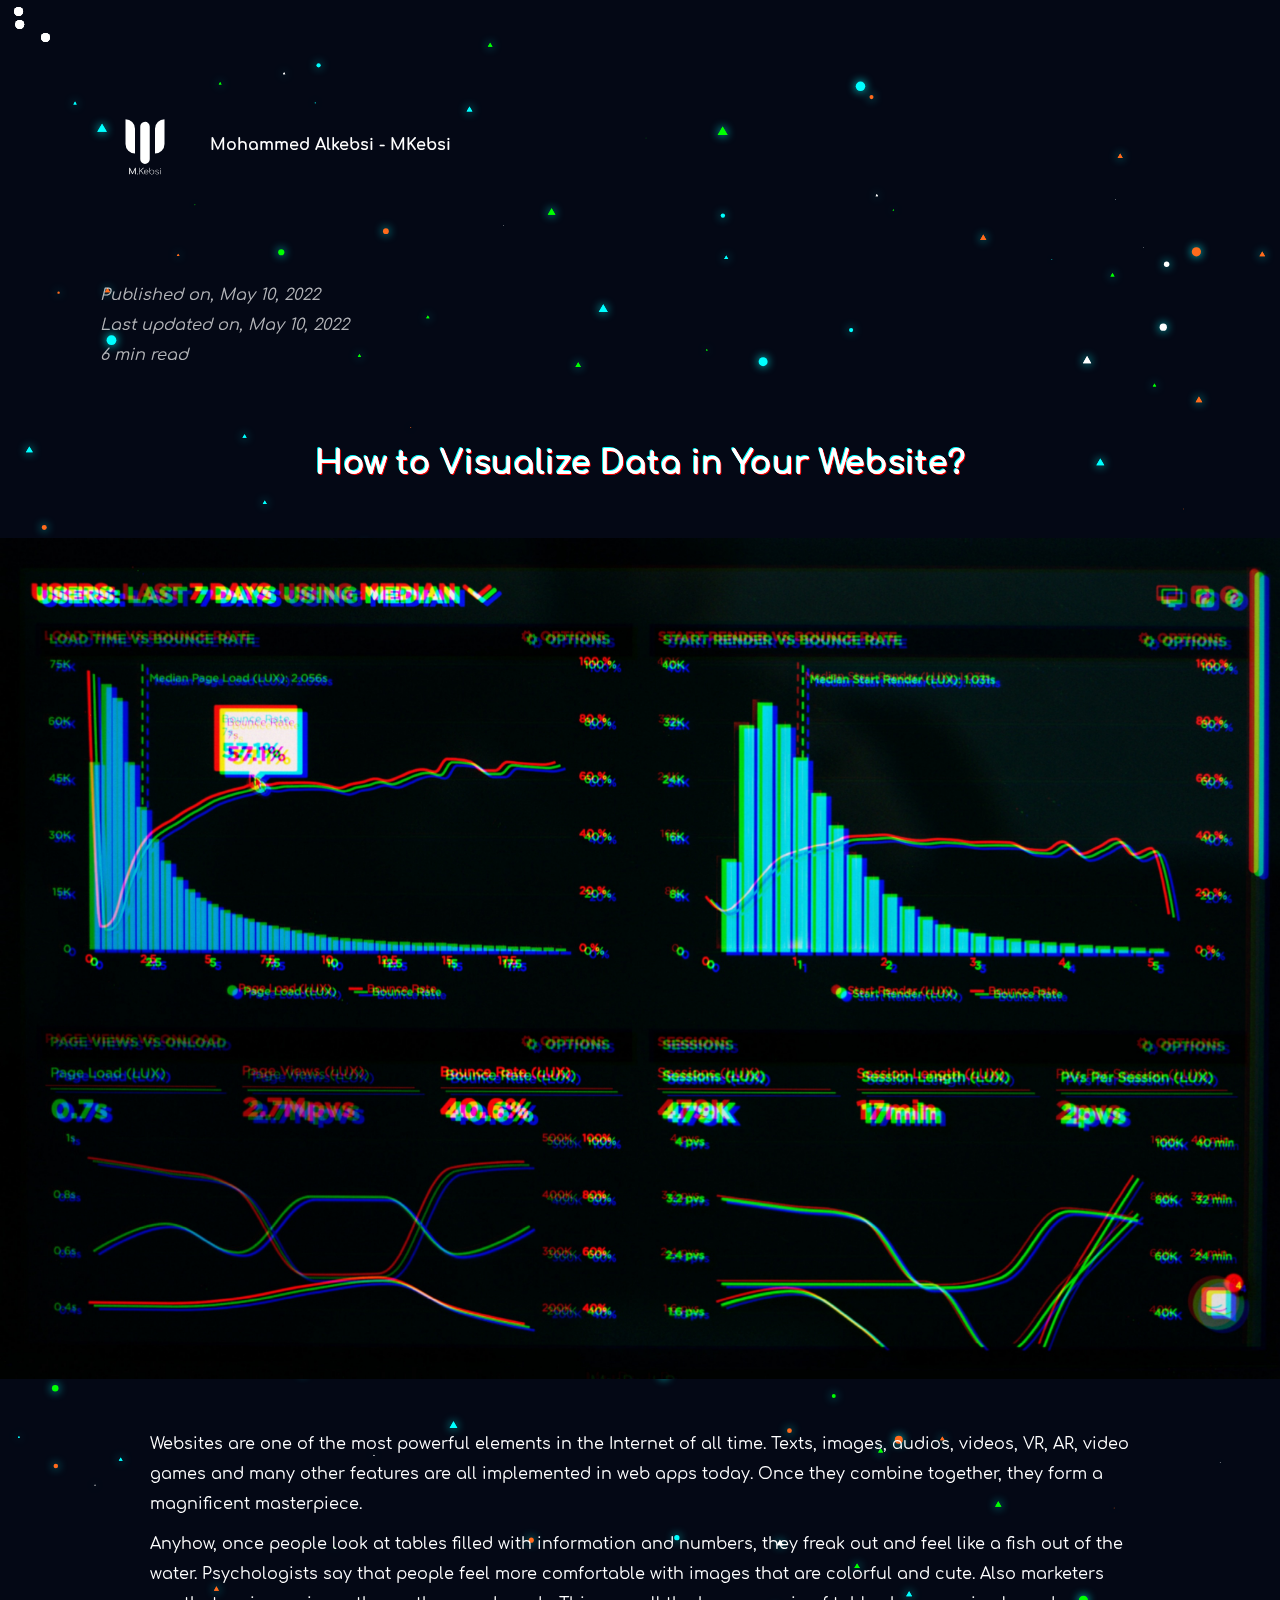
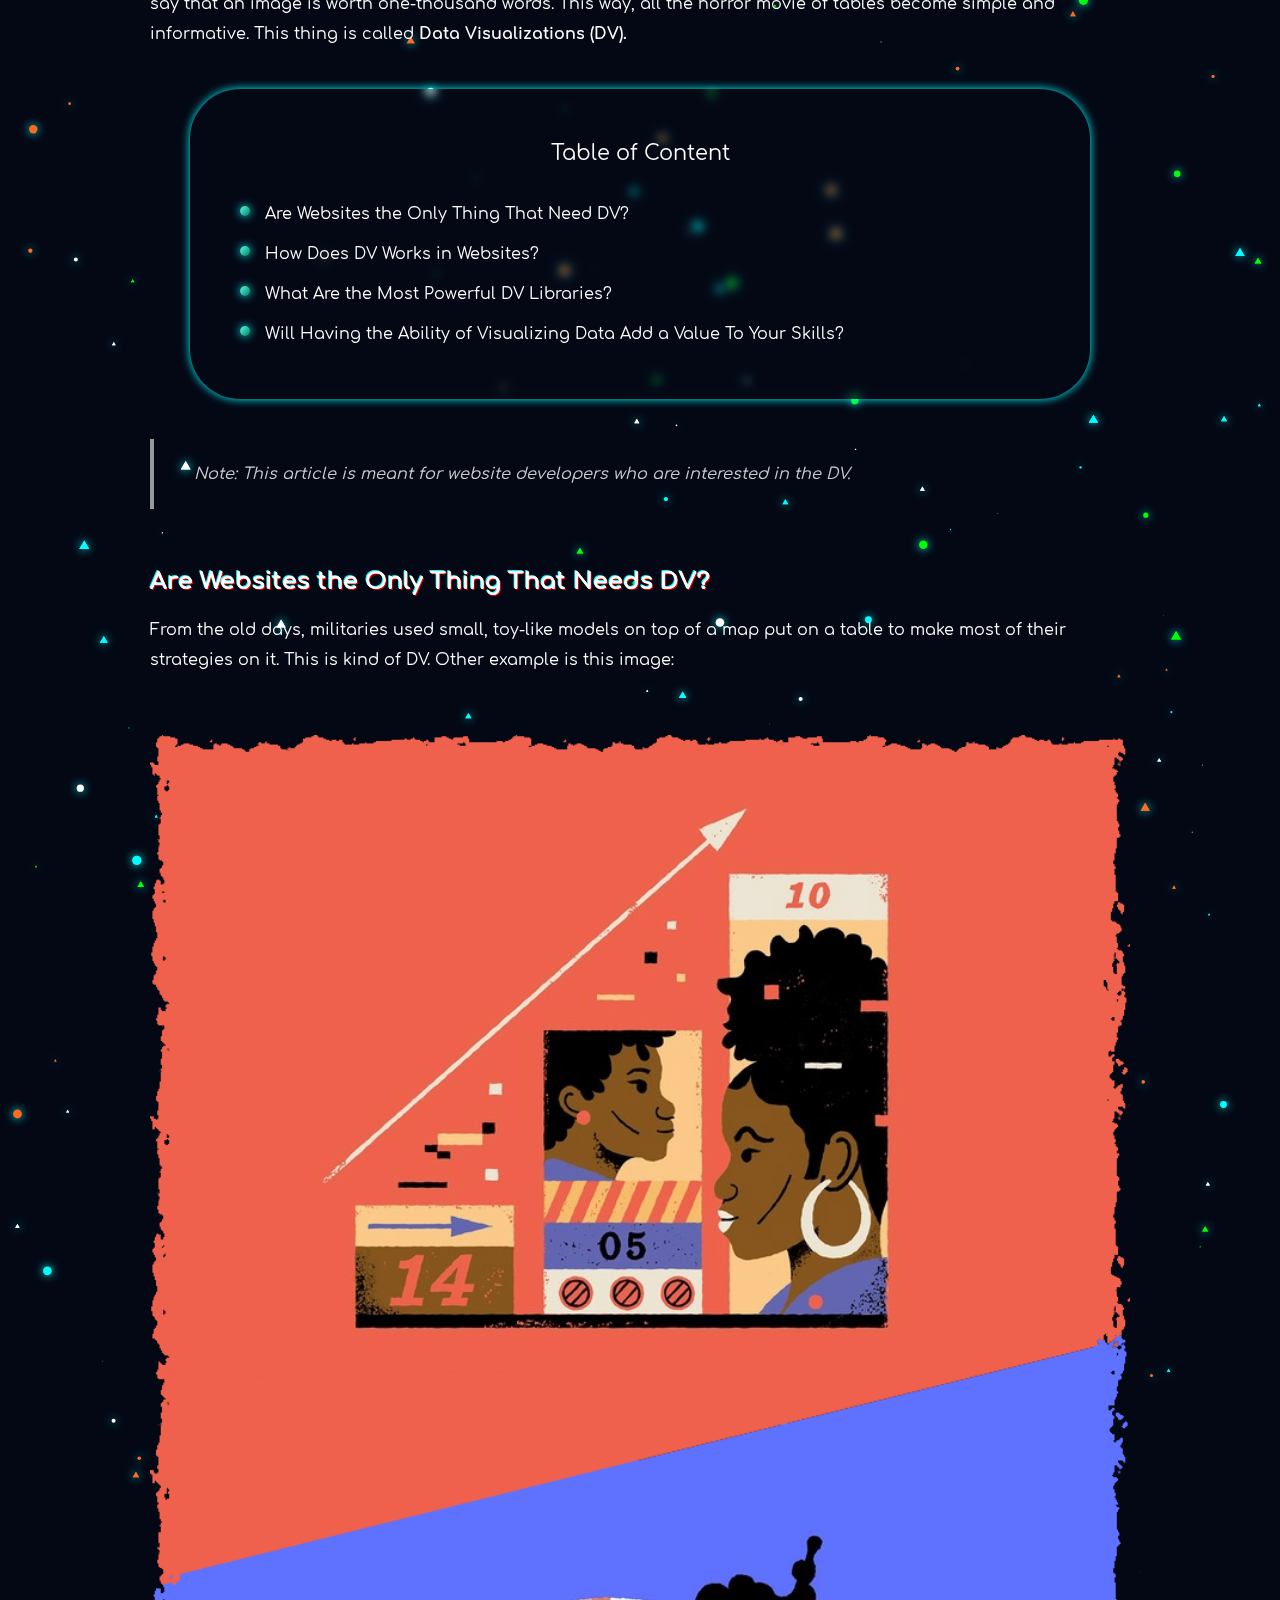
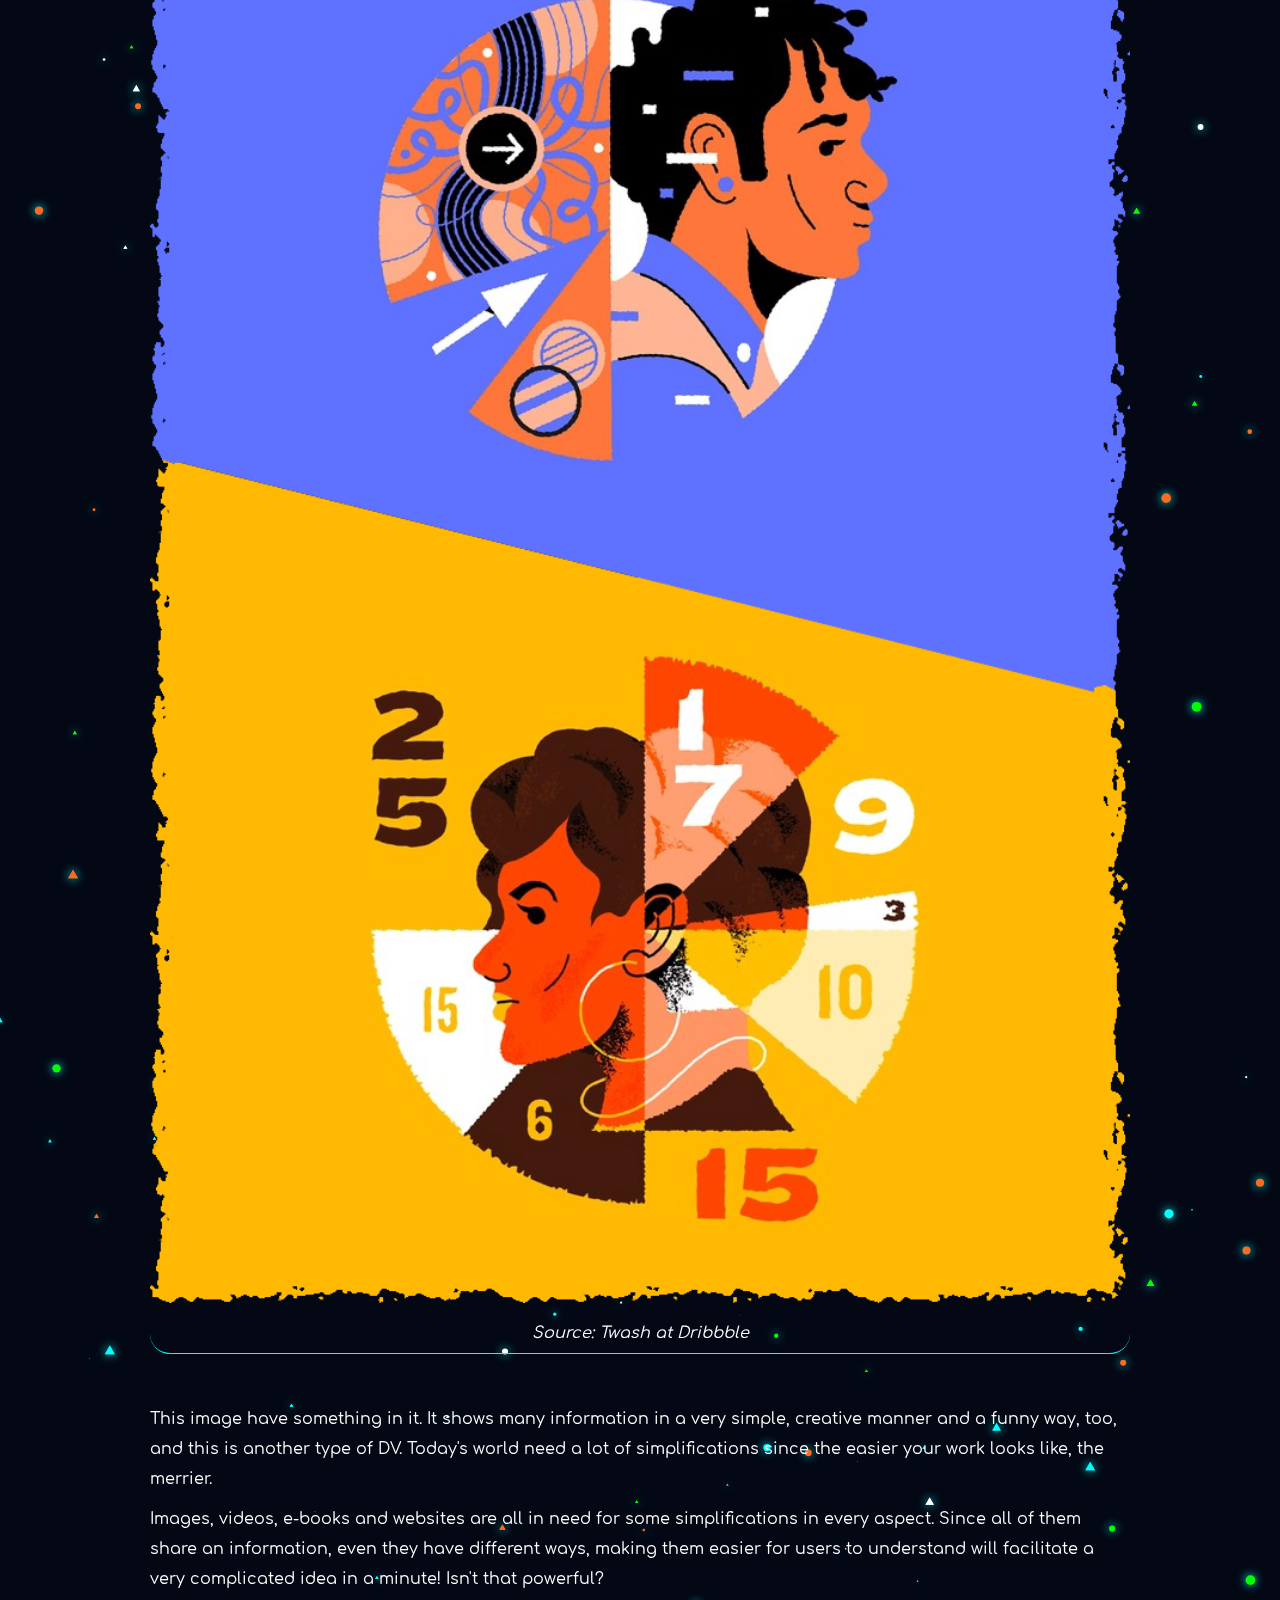
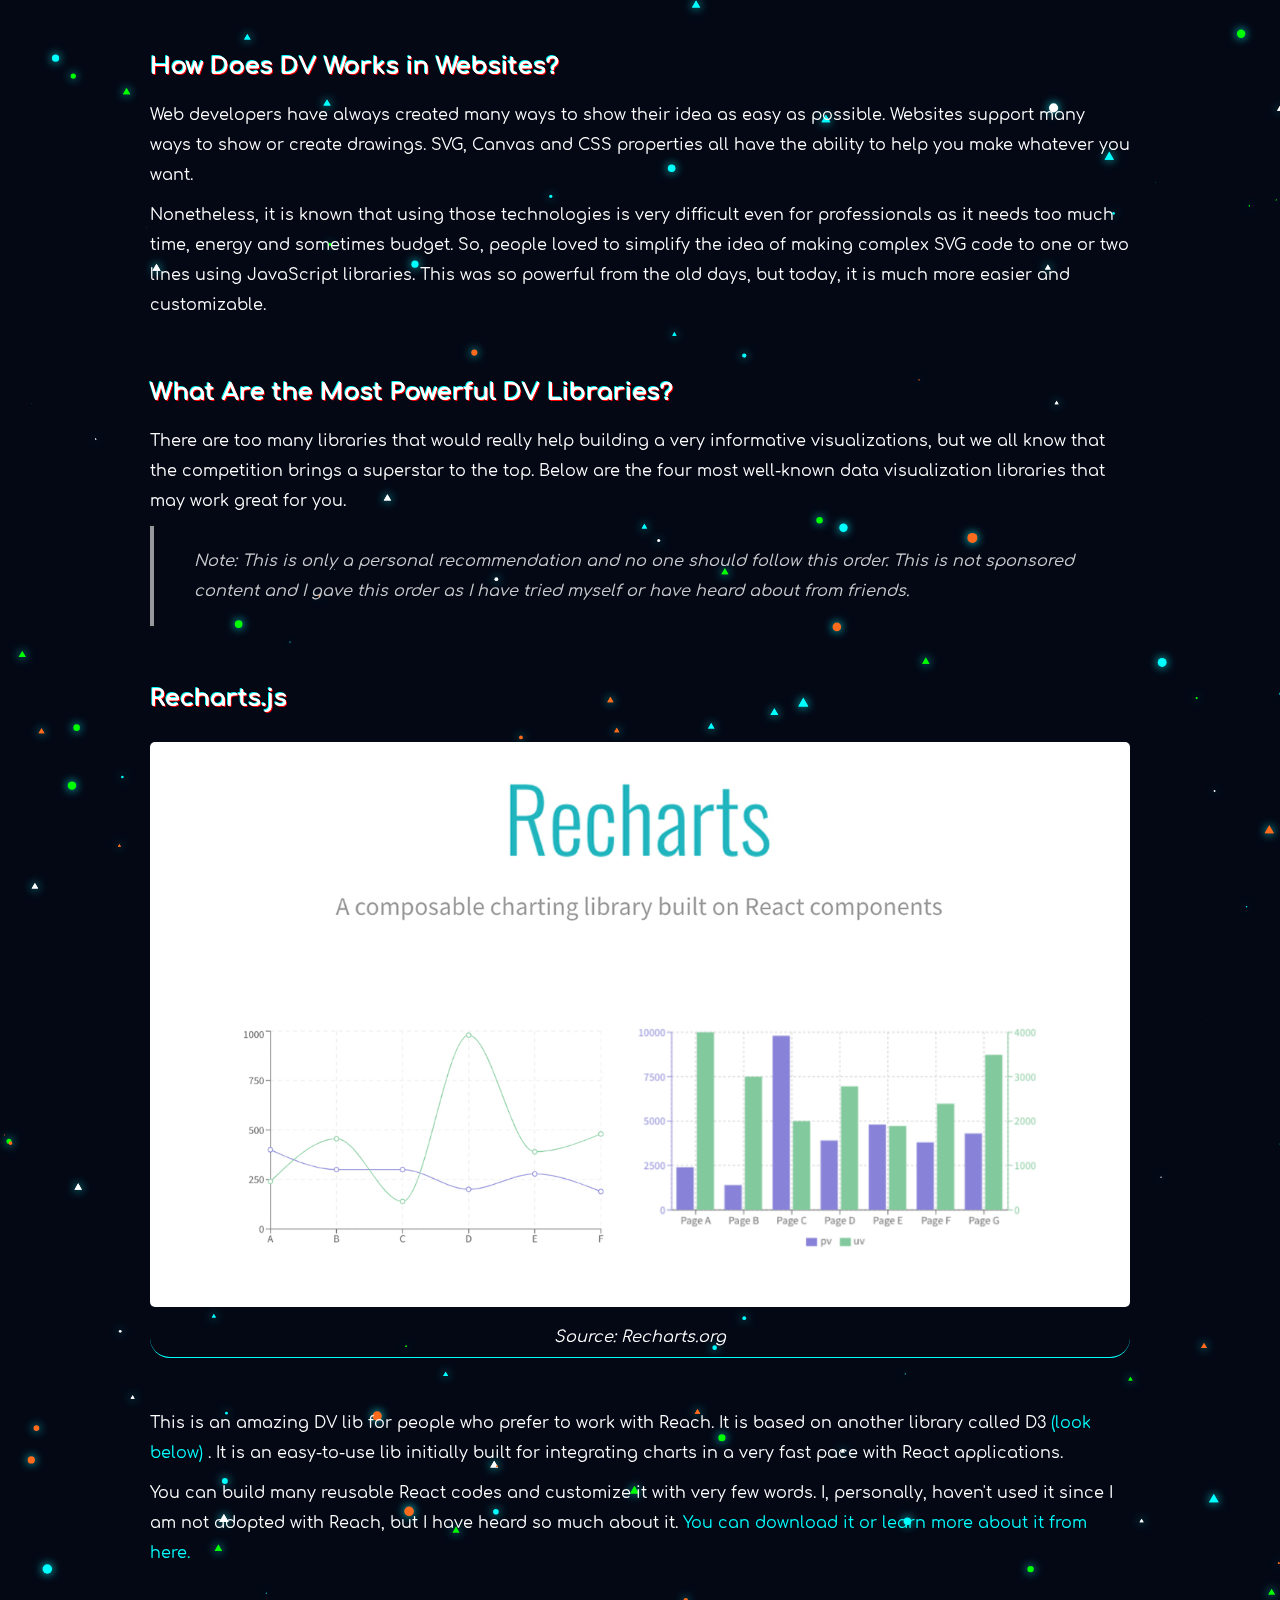
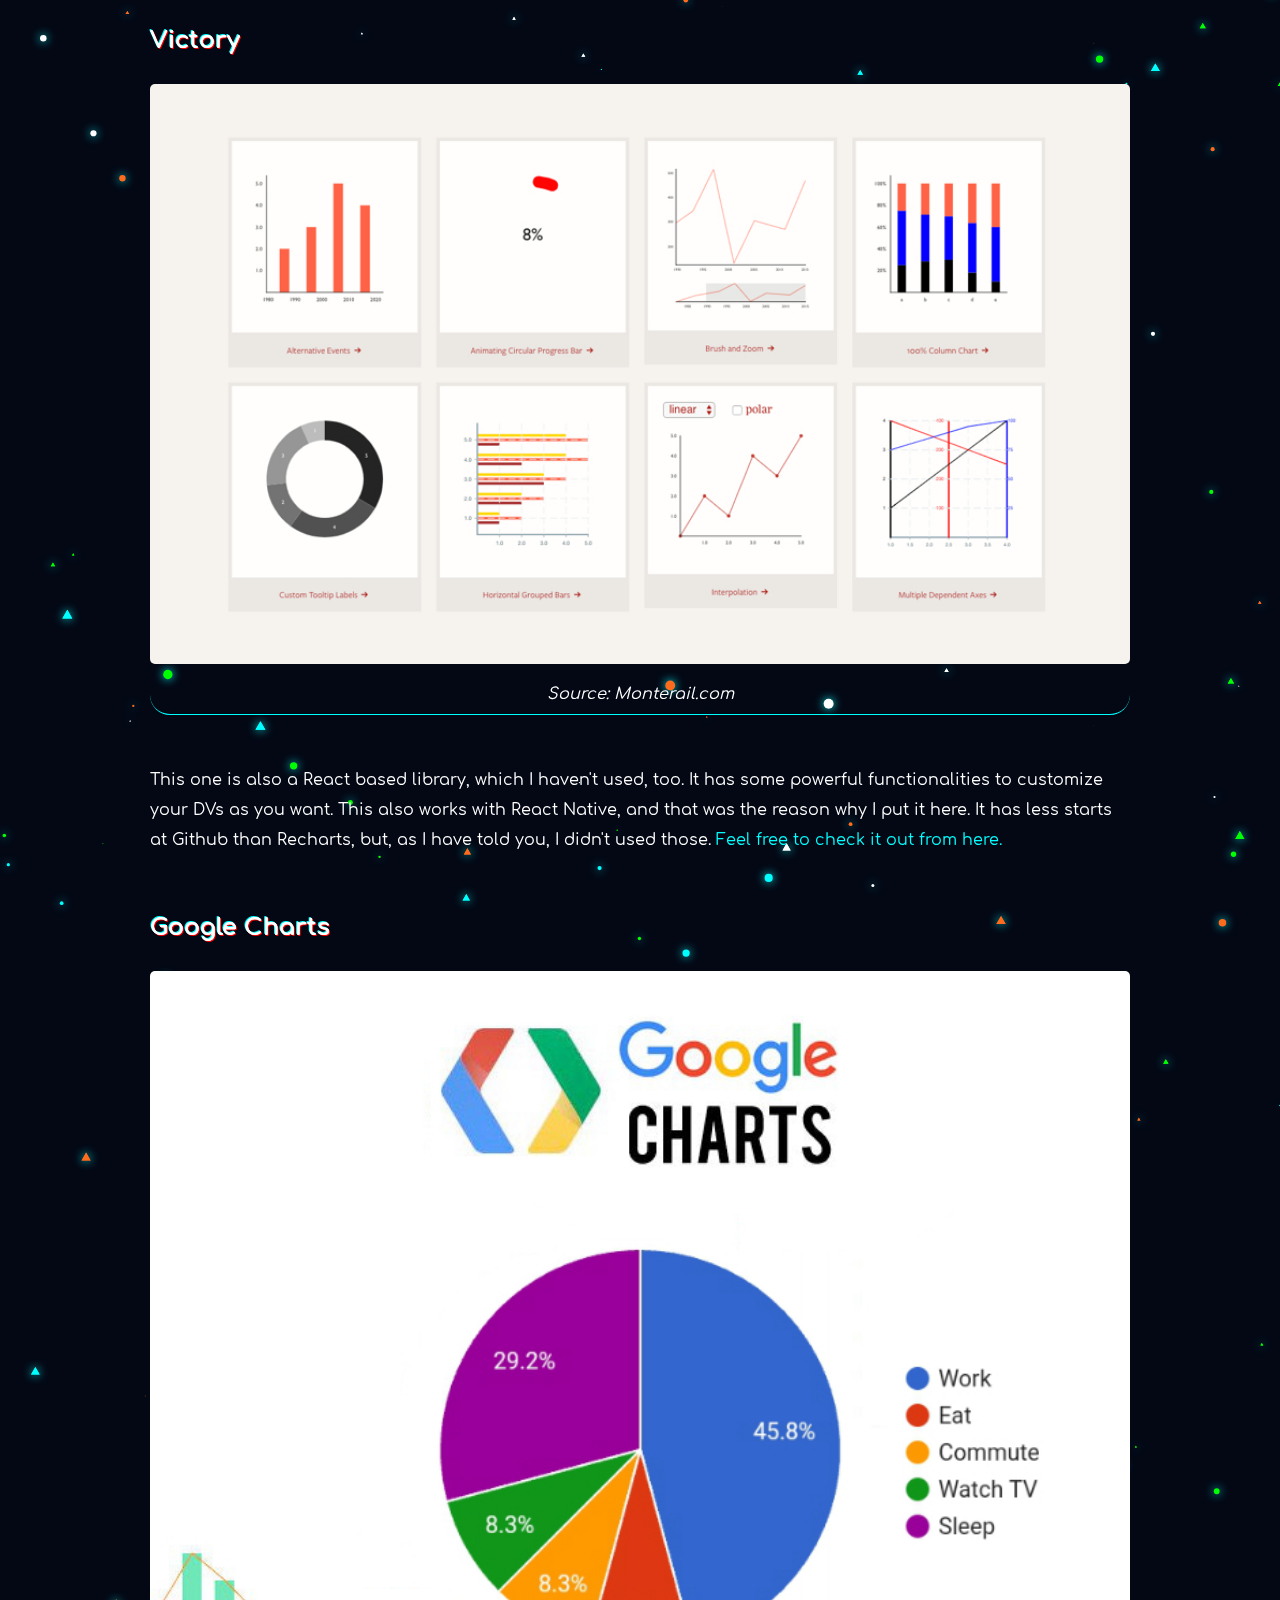
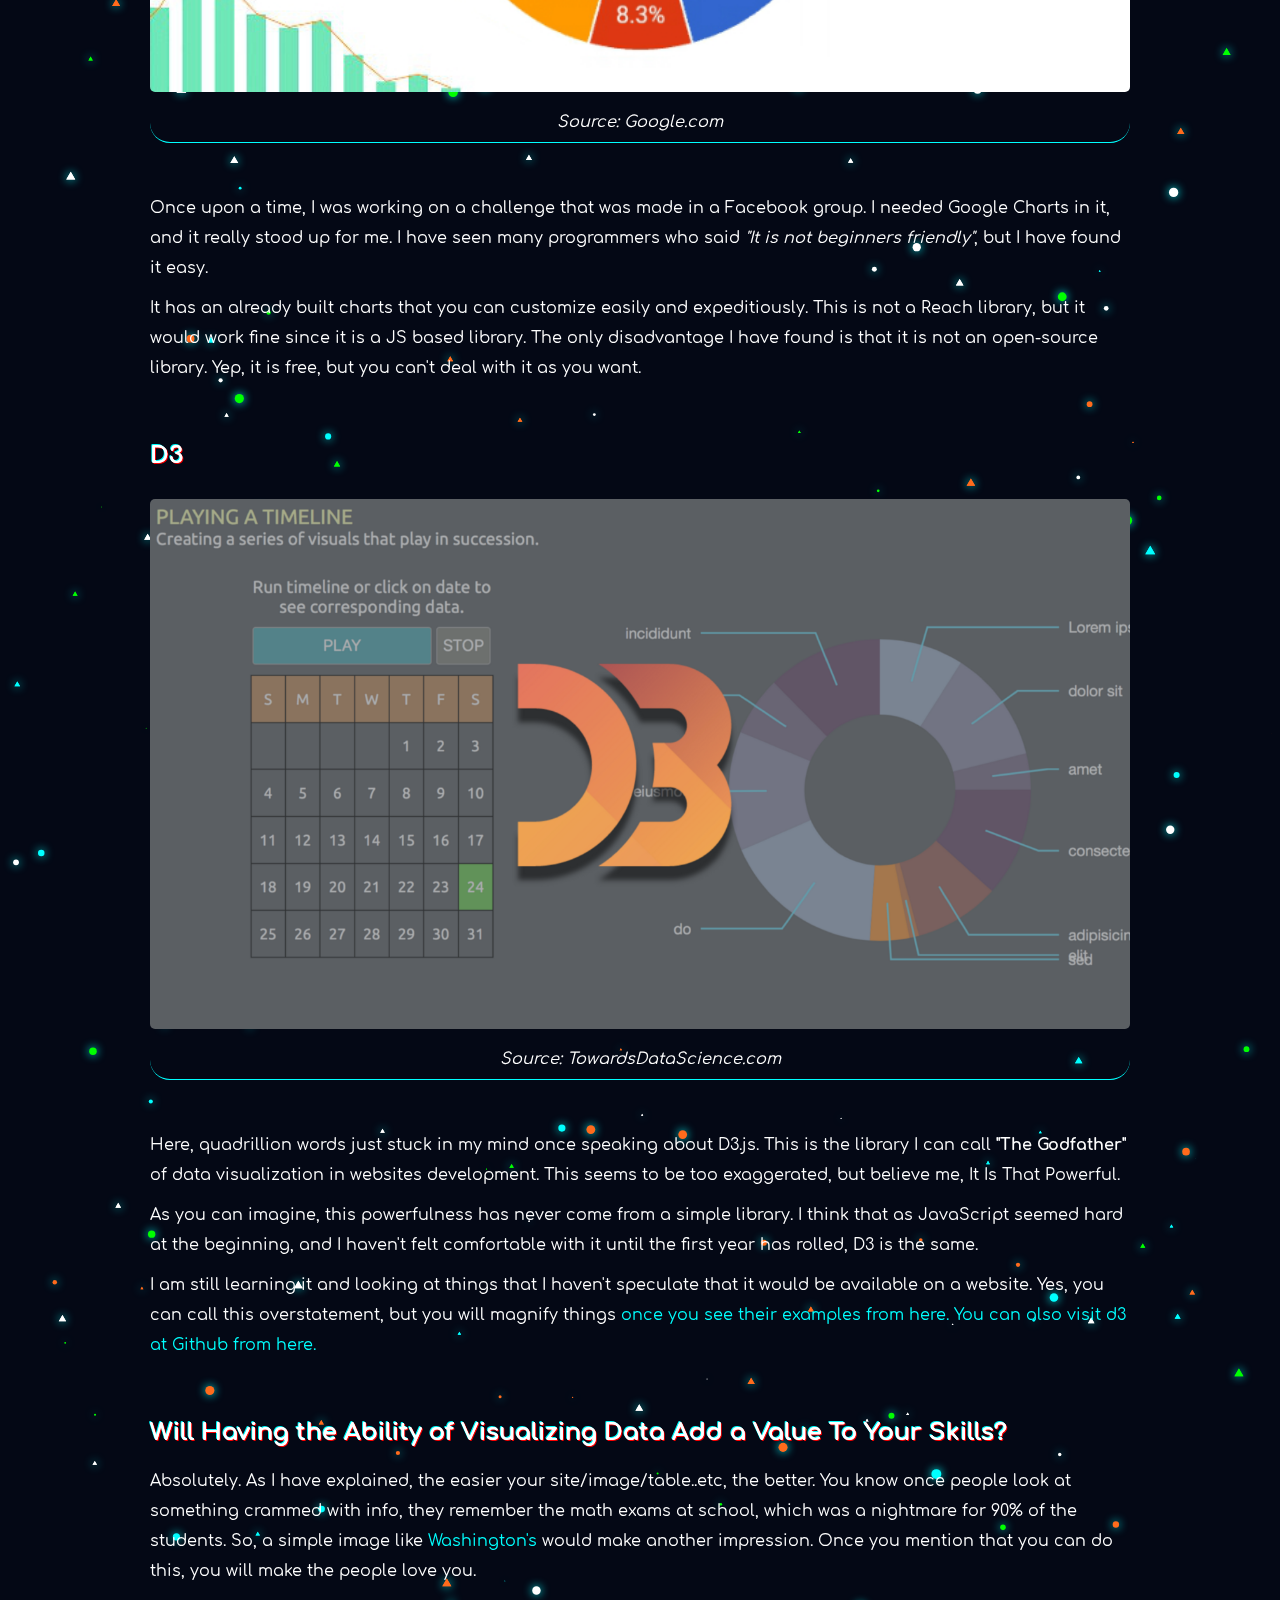
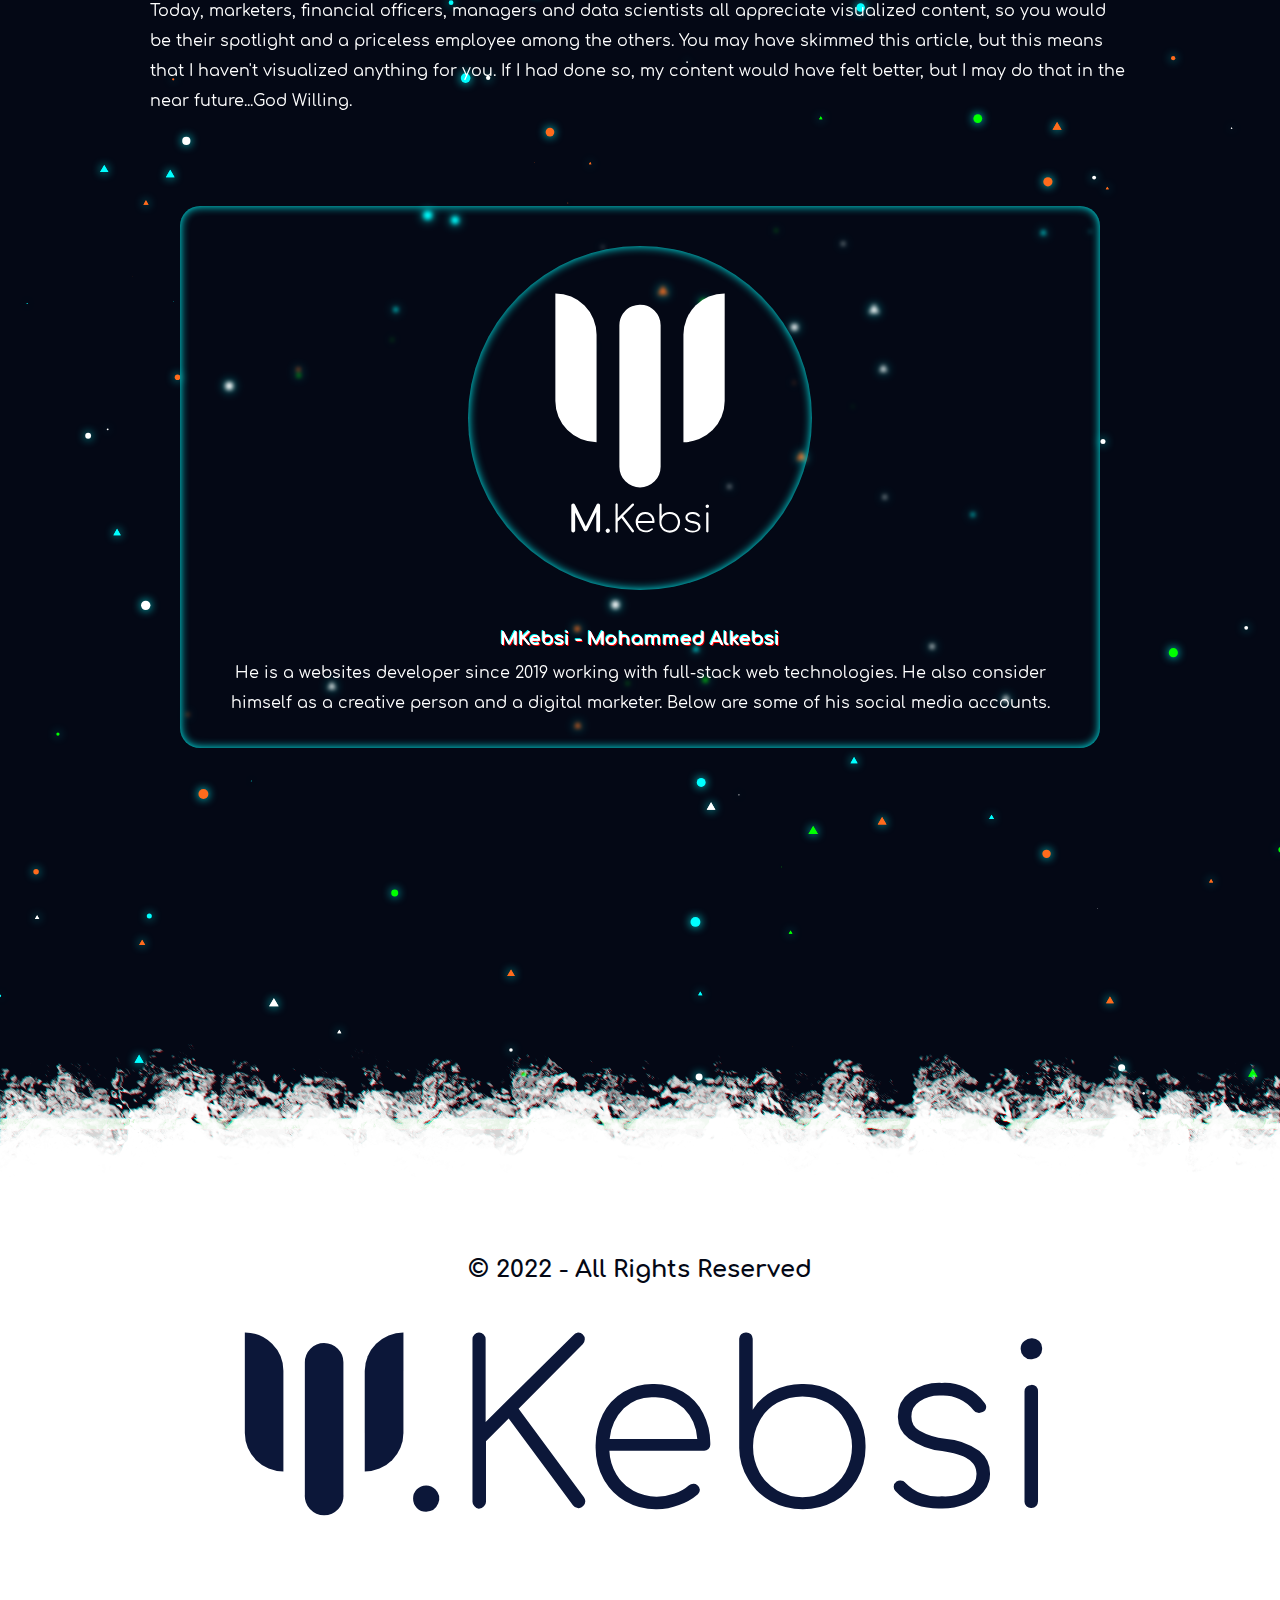
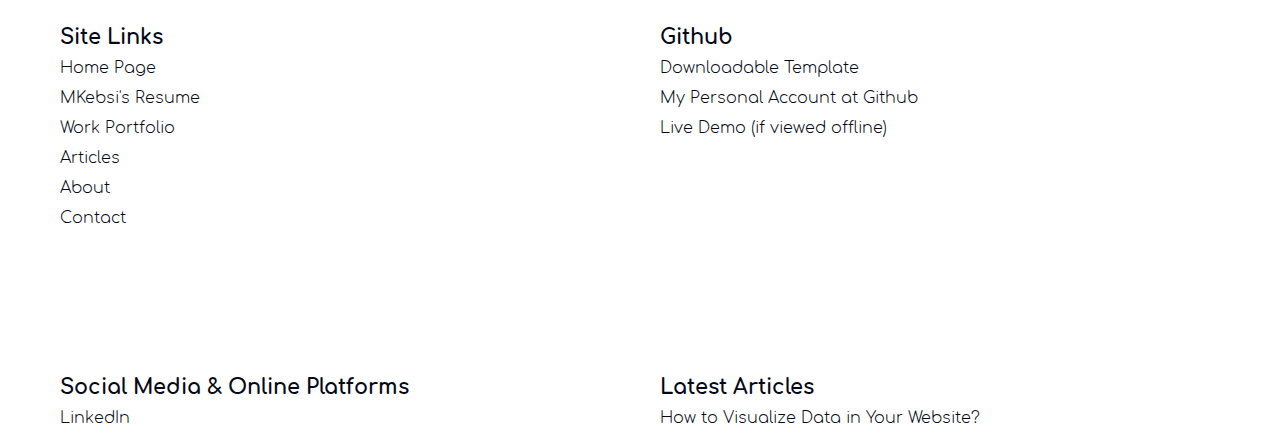
<file: articles/2022/5/14/how-to-visualize-data-in-your-website.html>
<!DOCTYPE html>
<html lang="en">
    <!--Head Tag-->
    <head>
        <!--Page Title-->
        <title>How to Visualize Data in Your Website?</title>
        
        <!--META Tages-->
        <!--Site Description-->
        <meta name="description" content="
            Data visualization is an essential part of everything these 
            days, especially Websites. There are many ways to show
            your information, but here are the most well-kown ones.
            Learn more...
        " />
        <!--Site Keywords-->
        <meta name="keywords" content="
            data visualization in websites, what are the best ways to
            show charts in a website, what does data visualization 
            means, why is d3 so popular, d3, recharts, victory, google 
            charts, mkebsi's opinion on why dv is important, why to
            use d3, is data visualization hard or easy for beginners,
            mkebsi, mr kebsi, alkebsi, kebsi, m.kebsi, mkebsi, 
            mohammed alkebsi, website developer, remote worker, 
            freelancer, full time, part time, web designer
        "/>
        <!--Site Settings-->
        <meta name="viewport" content="width=device-width, initial-scale=1" />
        <meta name="theme-color" content="#040815"/>
        <meta name="robots" content="index, follow"/>
        
        <!--Site Open Graph-->
        <meta property="og:type" content="article"/>
        <meta property="og:article:published_time" content="2022-5-14"/>
        <meta property="og:article:modified_time" content="2022-5-14"/>
        <meta property="og:article:author" content="Mohammed Alkebsi - MKebsi"/>
        <meta property="og:article:section" content="Compute Science"/>
        <meta property="og:article:tag" content="web development, data visualization, d3, google charts, recharts, victory"/>
        <meta property="og:site_name" content="MKebsi"/>
        <meta property="og:title" content="How to Visualize Data in Your Website?"/>
        <meta property="og:url" content="https://mrkebsi.github.io/articles/2022/5/14/how-to-visualize-data-in-your-website.html"/>
        <meta property="og:image" content="https://mrkebsi.github.io/articles/2022/5/14/data visualizations.jpg"/>
        <meta property="og:image:alt" content="Data visualization is a crucial part of websites these days, Learn more..."/>
        <meta property="og:image:width" content="3532"/>
        <meta property="og:image:height" content="2322"/>
        <meta property="og:description" content="
            Data visualization is an essential part of everything these 
            days, especially Websites. There are many ways to show
            your information, but here are the most well-kown ones.
            Learn more...
        "/>
        
        <!--Site Twitter Cards-->
        <meta name="twitter:card" content="summary"/>
        <meta name="twitter:title" content="How to Visualize Data in Your Website?"/>
        <meta name="twitter:url" content="https://mrkebsi.github.io/articles/2022/5/14/how-to-visualize-data-in-your-website.html"/>
        <meta name="twitter:image" content="https://mrkebsi.github.io/articles/2022/5/14/data visualizations.jpg"/>
        <meta name="twitter:site" content="MKebsi"/>
        <meta name="twitter:creator" content="@MrKebsi"/>
        <meta name="twitter:description" content="
            Data visualization is an essential part of everything these 
            days, especially Websites. There are many ways to show
            your information, but here are the most well-kown ones.
            Learn more...
        "/>
        
        <!--LINK Tages-->
        <link rel="canonical" href="https://mrkebsi.github.io/articles/2022/5/14/how-to-visualize-data-in-your-website.html"/>
        <link rel="stylesheet" href="/assets/css/main.css"/>
        <link rel="stylesheet" href="/articles/assets/css/main.css"/>
        <link rel="stylesheet" href="/assets/css/lib/aos.css"/>
        <link rel="icon" href="/assets/img/logo/logo-minimal-dark.svg" />
    </head>
    
    <!--Site/Content Body-->
    <body onload="Start()">
         <!--Calling the SVG Filters-->
        <div id="svg-filters-signer"></div>
        
        <!--Loading Starts-->
        <div id="loading">
            <svg xmlns="http://www.w3.org/2000/svg" id="logo-con" width="500px" viewBox="0 0 70 70">
                <g id="Layer_1" data-name="Layer 1" >
                    <g transform="translate(18.2, 5)"><path class="cls-2" d="M22.59,19.08V29.3A11.77,20.77,0,0,1,10.81,30V30.3A11.78,20.78,0,0,1,22.59,29.08Z"/></g>
                    <g transform="translate(-18.2, 5)"><path class="cls-2" d="M59.2,7.3V7.3A11.78,11.78,0,0,1,47.41,49.8V49.8A11.79,11.79,0,0,1,59.2,7.3Z"/></g>
                    <path class="cls-2" d="M40.89,16.42v20.4a5.89,5.89,0,0,1-11.78,0V35.42a5.89,5.89,0,1,1,11.78,0Z"/>
                </g>
            </svg>
            <p id="motivationals"></p>
            <p id="quote-owner"></p>
        </div>
        <!--Loading Ends-->
        
        <!--Particles Manager-->
        <div id="particles"></div>
        
        <!--Navigation System Stars-->
        <nav id="nav-bar">
            <!--Desktop View Nav. Bar. Starts-->
            <div id="pc-nav" class="pc-element">
                <div class="nav-btn-cons">
                    <a href="/index.html"><button class="nav-btns">Home</button></a>
                </div>
                <div class="nav-btn-cons"></a>
                    <a href="/portfolio.html"><button class="nav-btns">Portfolio</button></a>
                </div>
                <div class="nav-btn-cons">
                    <a href="/cv.html"><button class="nav-btns">Resume</button></a>
                </div>
                <div class="nav-btn-cons">
                    <a href="/about.html"><button class="nav-btns">About</button></a>
                </div>
                <div class="nav-btn-cons">
                    <a href="/articles.html"><button class="nav-btns">Articles</button></a>
                </div>
                <div class="nav-btn-cons">
                    <a href="/contact.html"><button class="nav-btns">Contact Me</button></a>
                </div>
            </div>
            <!--Desktop View Nav. Bar. Ends-->
            
            <!--Mobile View Nav. Bar. Starts-->
            <div id="mobile-nav" class="mobile-element tablet-element">
                <!-- Animated Dots Starts -->
                <div id="dots-con" onmouseover="RP(1)" onmouseout="RP(0)">
                    <div class="dots" id="dot1"></div>
                    <div class="dots" id="dot2"></div>
                    <div class="dots" id="dot3"></div>
                </div>
                <!--Animated Dots Ends-->
                
                <!--Right Panel Starts-->
                <div id="rpanel" class="mobile-element tablet-element" onmouseover="RP(1)" onmouseout="RP(0)">
                    <div class="mb-nav-btn-cons" id="mnbc1">
                        <a href="/index.html"><button class="mb-nav-btns">Home</button></a>
                    </div>
                    <div class="mb-nav-btn-cons" id="mnbc2">
                        <a href="/portfolio.html"><button class="mb-nav-btns">Portfolio</button></a>
                    </div>
                    <div class="mb-nav-btn-cons" id="mnbc3">
                        <a href="/cv.html"><button class="mb-nav-btns">Resume</button></a>
                    </div>
                    <div class="mb-nav-btn-cons" id="mnbc4">
                        <a href="/about.html"><button class="mb-nav-btns">About</button></a>
                    </div>
                    <div class="mb-nav-btn-cons" id="mnbc5">
                        <a href="/articles.html"><button class="mb-nav-btns">Articles</button></a>
                    </div>
                    <div class="mb-nav-btn-cons" id="mnbc6">
                        <a href="/contact.html"><button class="mb-nav-btns">Contact Me</button></a>
                    </div>
                </div>
                <!--Right Panel Ends-->
            </div>
            <!--Mobile View Nav. Bar. Ends-->
        </nav>
        <!--Navigation System Ends-->
        
        <!--Main Content Starts-->
        <main id="content-con" class="indexed-content">
            <header id="content-intro">
                <div class="article-author">
                    <a href="https://mrkebsi.github.io/about.html"><img src="/articles/assets/authors/mkebsi.svg" alt="MKebsi, author and developer" class="author-img"/></a>
                    <p class="author-name">Mohammed Alkebsi - MKebsi</p>
                </div>
                
                <div id="articles-time">
                    <p id="publish-time">Published on, May 10, 2022</p>
                    <p id="update-time">Last updated on, May 10, 2022</p>
                    <p id="read-time">6 min read</p>
                </div>
                
                <h1 id="article-title">How to Visualize Data in Your Website?</h1>
                <img src="data visualizations.jpg" alt="The cover image that shows some dv" id="article-cover"/>
            </header>
            <article id="main-content">
                <p>
                    Websites are one of the most powerful elements in the 
                    Internet of all time. Texts, images, audios, videos, VR, AR,
                    video games and many other features are all implemented 
                    in web apps today. Once they combine together, they form 
                    a magnificent masterpiece. 
                </p>
                <p>
                    Anyhow, once people look at tables filled with information
                    and numbers, they freak out and feel like a fish out of the 
                    water. Psychologists say that people feel more comfortable 
                    with images that are colorful and cute. Also marketers say 
                    that an image is worth one-thousand words. This way, all 
                    the horror movie of tables become simple and informative. 
                    This thing is called <b>Data Visualizations (DV).</b>
                </p>
                
                <!--TOC-->
                <div id="toc">
                    <header>Table of Content</header>
                    <ul>
                        <a href="#awtottndv"><li>
                            Are Websites the Only Thing That Need DV?
                        </li></a>
                        <a href="#hddvwiw"><li>
                            How Does DV Works in Websites?
                        </li></a>
                        <a href="#watmpdvl"><li>
                            What Are the Most Powerful DV Libraries?
                        </li></a>
                        <a href="#whtaovdaavtys"><li>
                            Will Having the Ability of Visualizing Data 
                            Add a Value To Your Skills?
                        </li></a>
                    </ul>
                </div>
                <!--TOC-->
                
                <p class="note">
                    This article is meant for website developers who are 
                    interested in the DV.
                </p>
                <h2 id="awtottndv">Are Websites the Only Thing That Needs DV?</h2>
                <p>
                    From the old days, militaries used small, toy-like models
                    on top of a map put on a table to make most of their 
                    strategies on it. This is kind of DV. Other example is this
                    image:
                </p>
                <br/>
                <img src="Twash data visualization.png" alt="Terran Washington's image" id="twash"/>
                <a target="_blank" href="https://dribbble.com/Twash" class="img-source">Twash at Dribbble</a>
                <p>
                    This image have something in it. It shows many 
                    information in a very simple, creative manner and a 
                    funny way, too, and this is another type of DV. Today's 
                    world need a lot of simplifications since the easier your
                    work looks like, the merrier.
                </p>
                <p>
                    Images, videos, e-books and websites are all in need for 
                    some simplifications in every aspect. Since all of them 
                    share an information, even they have different ways, 
                    making them easier for users to understand will facilitate 
                    a very complicated idea in a minute! Isn't that powerful?
                </p>
                <h2 id="hddvwiw">How Does DV Works in Websites?</h2>
                <p>
                    Web developers have always created many ways to show
                    their idea as easy as possible. Websites support many
                    ways to show or create drawings. SVG, Canvas and CSS
                    properties all have the ability to help you make whatever 
                    you want.
                </p>
                <p>
                    Nonetheless, it is known that using those technologies
                    is very difficult even for professionals as it needs too 
                    much time, energy and sometimes budget. So, people 
                    loved to simplify the idea of making complex SVG code
                    to one or two lines using JavaScript libraries. This was so
                    powerful from the old days, but today, it is much more 
                    easier and customizable.
                </p>
                <h2 id="watmpdvl">What Are the Most Powerful DV Libraries?</h2>
                <p>
                    There are too many libraries that would really help building 
                    a very informative visualizations, but we all know that the 
                    competition brings a superstar to the top. Below are the 
                    four most well-known data visualization libraries that may 
                    work great for you.
                </p>
                <p class="note">
                    This is only a personal recommendation and no one 
                    should follow this order. This is not sponsored content 
                    and I gave this order as I have tried myself or have 
                    heard about from friends.
                </p>
                <h2 id="recharts">Recharts.js</h2>
                <img src="recharts.jpg" alt="Recharts - a react library for data visualization"/>
                <a target="_blank" href="https://recharts.org" class="img-source">Recharts.org</a>
                <p>
                    This is an amazing DV lib for people who prefer to work
                    with Reach. It is based on another library called D3 
                    <a href="#d3">(look below)</a> . It is an easy-to-use lib 
                    initially built for integrating charts in a very fast pace with
                    React applications.
                </p>
                <p>
                    You can build many reusable React codes and customize
                    it with very few words. I, personally, haven't used it since I 
                    am not adopted with Reach, but I have heard so much 
                    about it. <a target="_blank" href="http://recharts.org/">You can download
                    it or learn more about it from here.</a>
                </p>
                <h2 id="victory">Victory</h2>
                <img src="victory.jpg" alt="Victory - Web Data Visualization Library" id="victory-img"/>
                <a target="_blank" href="https://www.monterail.com/blog/javascript-libraries-data-visualization" class="img-source">Monterail.com</a>
                <p>
                    This one is also a React based library, which I haven't 
                    used, too. It has some powerful functionalities to
                    customize your DVs as you want. This also works with 
                    React Native, and that was the reason why I put it here. It 
                    has less starts at Github than Recharts, but, as I have told 
                    you, I didn't used those.
                    <a target="_blank" href="https://formidable.com/open-source/victory/gallery/">
                    Feel free to check it out from here.</a>
                </p>
                <h2 id="google-charts">Google Charts</h2>
                <img src="google charts.jpg" alt="Google Charts - A Powerful JS Library" id="google-charts-img"/>
                <a target="_blank" href="https://developers.google.com/chart" class="img-source">Google.com</a>
                <p>
                    Once upon a time, I was working on a challenge that
                    was made in a Facebook group. I needed Google 
                    Charts in it, and it really stood up for me. I have seen
                    many programmers who said <i>"It is not beginners 
                    friendly"</i>, but I have found it easy.
                </p>
                <p>
                    It has an already built charts that you can customize 
                    easily and expeditiously. This is not a Reach library, but 
                    it would work fine since it is a JS based library. The only 
                    disadvantage I have found is that it is not an open-source 
                    library. Yep, it is free, but you can't deal with it as you want.
                </p>
                <h2 id="d3">D3</h2>
                <img src="d3.png" alt="D3 - The Best Data Visualizations Library for Websites" id="d3-img"/>
                <a target="_blank" href="https://towardsdatascience.com/combining-d3-with-kedion-graduating-from-toy-visuals-to-real-applications-92bf7c3cc713" class="img-source">TowardsDataScience.com</a>
                <p>
                    Here, quadrillion words just stuck in my mind once 
                    speaking about D3.js. This is the library I can call<b>
                    "The Godfather"</b> of data visualization in websites 
                    development. This seems to be too exaggerated, but 
                    believe me, It Is That Powerful.
                </p>
                <p>
                    As you can imagine, this powerfulness has never come 
                    from a simple library. I think that as JavaScript seemed
                    hard at the beginning, and I haven't felt comfortable 
                    with it until the first year has rolled, D3 is the same.
                </p>
                <p>
                    I am still learning it and looking at things that I haven't 
                    speculate that it would be available on a website. Yes, 
                    you can call this overstatement, but you will magnify 
                    things<a target="_blank" href="https://github.com/d3/d3/wiki/Gallery">
                    once you see their examples from here.
                    <a target="_blank" href="https://github.com/d3">You can also visit 
                    d3 at Github from here.</a>
                </p>
                <h2 id="whtaovdaavtys">Will Having the Ability of Visualizing Data Add a Value To Your Skills?</h2>
                <p>
                    Absolutely. As I have explained, the easier your 
                    site/image/table..etc, the better. You know once people
                    look at something crammed with info, they remember
                    the math exams at school, which was a nightmare for 
                    90% of the students. So, a simple image like 
                    <a href="#twash">Washington's</a> would make another
                    impression. Once you mention that you can do this, you
                    will make the people love you.
                </p>
                <p>
                    Today, marketers, financial officers, managers and data 
                    scientists all appreciate visualized content, so you would 
                    be their spotlight and a priceless employee among the 
                    others. You may have skimmed this article, but this means
                    that I haven't visualized anything for you. If I had done so, 
                    my content would have felt better, but I may do that in the 
                    near future...God Willing.
                </p>
            </article>
            <div class="about-author">
                <img src="/articles/assets/authors/mkebsi.svg" alt="Mkebsi's image"/>
                <h3>MKebsi - Mohammed Alkebsi</h3>
                <p>
                    He is a websites developer since 2019 working
                    with full-stack web technologies. He also consider
                    himself as a creative person and a digital marketer.
                    Below are some of his social media accounts. 
                </p>
            </div>
            <div id="social-contacts">
                <h2 data-aos="fade" onclick="window.location = '/contact.html';">Let's Contact Via...</h2>
                <a target="_blank" href="https://angel.co/u/mohammed-alkebsi" target="_blank" data-aos="fade"><svg xmlns="http://www.w3.org/2000/svg" 
                    xmlns:xlink="http://www.w3.org/1999/xlink" x="0px" y="0px" width="48px" height="48px" class="cv-icon" viewBox="0 0 48 48"><g>
                    <path d="M7.15293,34.07059c0-3.83453,1.62895-5.85893,4.8-6.72941c-0.50196-1.2549-0.75294-2.18039-0.75294-2.77647
                        c0-2.20661,2.78837-4.94118,4.89412-4.94118c0.53333,0,1.16079,0.14118,1.88235,0.42353
                        c-1.50588-4.29804-2.58823-7.56078-3.24706-9.78823c-0.86017-2.90307-2.01157-6.67816,0-8.94118
                        C15.51372,0.43922,16.5647,0,17.88235,0c2.25882,0,4.97255,4.62745,8.14118,13.88235l0.8,2.30588
                        c1.20033-3.00082,4.88375-15.29412,9.0353-15.29412c1.2549,0,2.24314,0.42353,2.96471,1.27059
                        c2.02848,2.28204,0.83306,5.66133,0,8.61176c-0.65882,2.2902-1.69412,5.42745-3.10588,9.41177
                        c1.78823,0.43921,3.07451,1.28627,3.85883,2.54118c0.84706,1.34902,1.27059,3.43529,1.27059,6.25882
                        c0,5.58432-1.66275,10.14902-4.98824,13.69412C32.47058,46.22745,28.17254,48,22.9647,48
                        c-6.43162,0-12.0802-3.77773-14.58823-8.89412C7.56078,37.41177,7.15293,35.73333,7.15293,34.07059z M10.21176,33.83529
                        c0,1.96574,1.31226,4.33846,2.49412,5.92941c2.76824,3.57846,6.38809,5.12941,10.63529,5.12941
                        c4.04706,0,7.45098-1.52157,10.21177-4.56471c2.72941-3.01176,4.09412-6.82353,4.09412-11.43529
                        c0-1.57722-0.00425-3.93641-1.17647-4.94118c-0.84706-0.72157-2.5098-1.34902-4.98824-1.88235
                        c-2.47843-0.56471-5.11372-0.84706-7.90588-0.84706c-1.07907,0-1.64706,0.16292-1.64706,1.22353
                        c0,1.28627,0.72157,2.19608,2.16471,2.72941c1.56863,0.65882,4.15686,0.98824,7.76471,0.98824h1.31765
                        c0.73756,0,1.39246,0.3853,1.6,1.97647c-1.3528,1.3528-3.58117,1.53439-5.08235,2.68235
                        c-1.2549,0.9098-2.25882,1.99216-3.01176,3.24706c-0.72157,1.22353-1.08235,2.38432-1.08235,3.48235
                        c0,0.65882,0.15686,1.45882,0.47059,2.4c0.3451,1.03529,0.51761,1.7098,0.51761,2.02353
                        c-0.00828,0.29124-0.09408,0.49412-0.44696,0.6353c-1.4588,0.32941-2.12555-0.38432-2.753-1.57647
                        c-0.53333-1.00392-0.83137-2.2902-0.89412-3.85882c-0.18997,0.06332-0.87779,0.04706-1.08235,0.04706
                        c0.03137,0.15686,0.04706,0.3451,0.04706,0.5647c0,0.94118-0.36078,1.74118-1.08235,2.4
                        c-0.72157,0.65882-1.56863,0.98824-2.54118,0.98824c-1.47451,0-2.96471-0.70588-4.47059-2.11765
                        c-1.50588-1.44314-2.25882-2.8549-2.25882-4.23529c0-0.81907,0.35039-1.24451,0.89412-1.78823
                        c0.78431,0.97255,1.31765,1.64706,1.6,2.02353c1.31765,1.85098,2.5098,2.77647,3.57647,2.77647
                        c0.59893,0,1.08235-0.44372,1.08235-0.75294c0-0.25098-0.18824-0.70588-0.56471-1.3647
                        c-0.55047-1.03213-2.72209-3.91092-3.85882-4.84706c-0.47059-0.43921-0.81569-0.65882-1.03529-0.65882
                        C11.74108,30.21177,10.21176,31.57092,10.21176,33.83529z M14.44705,24.84706c0,0.40784,0.25098,1.11373,0.75294,2.11765
                        c0.92526,1.78443,3.10059,4.66358,4.75294,6.11765c0.75294,0.62745,1.31765,0.94118,1.69412,0.94118
                        c0.48287,0,0.98824-0.57428,0.98824-1.08235c0-0.37647-0.28235-1.28627-0.84706-2.72941c-0.77729-1.88772-2.43055-5.34281-4-6.63529
                        c-0.50196-0.47059-0.98824-0.70588-1.45882-0.70588C15.65802,22.87059,14.44705,24.10072,14.44705,24.84706z M16.5647,4.51765
                        c0,1.06667,0.37647,2.7451,1.12941,5.03529c0.6902,2.22745,1.72549,5.20784,3.10588,8.94118
                        c0.71058-0.42635,2.43125-0.2239,3.34118-0.14118l-3.24706-9.41177C20.01568,6.43137,19.32548,4.8,18.82352,4.04706
                        c-0.40784-0.65882-0.81569-0.98824-1.22353-0.98824C16.91751,3.05882,16.5647,3.82956,16.5647,4.51765z M24.37646,28.51765
                        c0.28235,0.72157,0.58039,1.50588,0.89412,2.35294c0.62745-0.72157,1.2549-1.31765,1.88235-1.78823
                        C26.1957,28.8909,25.42523,28.86724,24.37646,28.51765z M29.31764,18.91765l3.15294,0.56471
                        c1.41177-3.8902,2.49412-7.01176,3.24706-9.36471c0.43381-1.40555,1.69067-4.60948,0.84706-5.69412
                        c-0.28518-0.49905-1.16394-0.64828-2.16471,0.94118c-0.59608,0.9098-1.27059,2.49412-2.02353,4.75294L29.31764,18.91765z"/>
                </g></svg></a>
                <a target="_blank" href="https://www.linkedin.com/in/mkebsi" target="_blank" data-aos="fade"><svg xmlns="http://www.w3.org/2000/svg" 
                    xmlns:xlink="http://www.w3.org/1999/xlink" x="0px" y="0px" class="cv-icon" viewBox="0 0 48 48"><g>
                    <path d="M46,0H2C0.9,0,0,0.9,0,2v44c0,1.1,0.9,2,2,2h44c1.1,0,2-0.9,2-2V2C48,0.9,47.1,0,46,0z M14.2,40.9H7.1V18
                        h7.1V40.9z M10.7,14.9c-2.3,0-4.1-1.8-4.1-4.1c0-2.3,1.8-4.1,4.1-4.1c2.3,0,4.1,1.8,4.1,4.1C14.8,13,13,14.9,10.7,14.9z M40.9,40.9
                        h-7.1V29.8c0-2.7,0-6.1-3.7-6.1c-3.7,0-4.3,2.9-4.3,5.9v11.3h-7.1V18h6.8v3.1h0.1c0.9-1.8,3.3-3.7,6.7-3.7c7.2,0,8.5,4.7,8.5,10.9
                        V40.9z"/>
                </g></svg></a>
                <a target="_blank" href="https://www.facebook.com/profile.php?id=100077633622517" target="_blank" data-aos="fade"><svg xmlns="http://www.w3.org/2000/svg" 
                    xmlns:xlink="http://www.w3.org/1999/xlink" x="0px" y="0px" class="cv-icon" viewBox="0 0 48 48"><g>
                    <path d="M46,0H2C0.89543,0,0,0.89543,0,2v44c0,1.10457,0.89543,2,2,2h23.63829V29.4119h-6.25529v-7.24417h6.25529
                        v-5.34235c0-6.19977,3.78661-9.57566,9.31723-9.57566c2.64922,0,4.92609,0.19724,5.58963,0.2854v6.47912l-3.83577,0.00174
                        c-3.00786,0-3.59026,1.42929-3.59026,3.52668v4.62507h7.17347l-0.93401,7.24417h-6.23946V48H46c1.10457,0,2-0.89543,2-2V2
                        C48,0.89543,47.10457,0,46,0z"/>
                </g></svg></a>
                <a target="_blank" href="https://instagram.com/mkebsi" target="_blank" data-aos="fade"><svg xmlns="http://www.w3.org/2000/svg" 
                    xmlns:xlink="http://www.w3.org/1999/xlink" x="0px" y="0px" width="48px" height="48px" class="cv-icon" viewBox="0 0 48 48"><g>
                    <path d="M42.3,0H5.7C2.6,0,0,2.5,0,5.7v36.6C0,45.5,2.6,48,5.7,48h36.6c3.2,0,5.7-2.5,5.7-5.7V5.7
                        C48,2.5,45.4,0,42.3,0z M36,6h4c1.1,0,2,0.9,2,2v4c0,1.1-0.9,2-2,2h-4c-1.1,0-2-0.9-2-2V8C34,6.9,34.9,6,36,6z M24.1,14.8
                        c5.1,0,9.2,4.1,9.2,9.2c0,5.1-4.1,9.2-9.2,9.2c-5.1,0-9.2-4.1-9.2-9.2C14.8,19,19,14.8,24.1,14.8z M40,42H8c-1.1,0-2-0.9-2-2V20h4
                        c-0.6,2.2-0.7,4.8-0.2,7.2c1.2,5.6,5.7,10,11.3,11.1c9.3,1.8,17.5-5.3,17.5-14.3c0-1.3-0.3-2.8-0.7-4.1h4v20C42,41.1,41.1,42,40,42z"/>
                </g></svg></a>
                <a target="_blank" href="https://twitter.com/mrkebsi" target="_blank" data-aos="fade"><svg xmlns="http://www.w3.org/2000/svg" 
                    xmlns:xlink="http://www.w3.org/1999/xlink" x="0px" y="0px" width="48px" height="48px" class="cv-icon" viewBox="0 0 48 48"><g>
                    <path d="M48,9.1c-1.8,0.8-3.7,1.3-5.7,1.6c2-1.2,3.6-3.1,4.3-5.4c-1.9,1.1-4,1.9-6.3,2.4c-1.8-1.9-4.4-3.1-7.2-3.1
                        c-5.4,0-9.8,4.4-9.8,9.8c0,0.8,0.1,1.5,0.3,2.2C15.5,16.2,8.2,12.3,3.3,6.3C2.5,7.8,2,9.4,2,11.2c0,3.4,1.7,6.4,4.4,8.2
                        c-1.6-0.1-3.1-0.5-4.5-1.2c0,0,0,0.1,0,0.1c0,4.8,3.4,8.8,7.9,9.7c-0.8,0.2-1.7,0.3-2.6,0.3c-0.6,0-1.3-0.1-1.9-0.2
                        c1.3,3.9,4.9,6.8,9.2,6.8c-3.4,2.6-7.6,4.2-12.2,4.2c-0.8,0-1.6,0-2.3-0.1c4.4,2.8,9.5,4.4,15.1,4.4c18.1,0,28-15,28-28
                        c0-0.4,0-0.9,0-1.3C45,12.8,46.7,11.1,48,9.1z"/>
                </g></svg></a>
                <a target="_blank" href="https://themeforest.com/user/MKebsi" target="_blank" data-aos="fade"><svg xmlns="http://www.w3.org/2000/svg"
                    xmlns:xlink="http://www.w3.org/1999/xlink" x="0px" y="0px" class="cv-icon" viewBox="0 0 48 48"><g>
                    <path d="M38.9,0.3c2.2,1.1,11.1,19.9,3.5,36.4C36.3,49.8,21,49.8,13.2,45.2c-6.6-4-16.7-16.5-5.5-31.8
                        c0.5-0.6,1.6-0.5,1.4,1.2c-0.2,1.2-1.8,10.2,1.3,14.1c1.4,1.9,1.7,0.6,1.7,0.6s-0.2-13,9.8-22.9C28.3,0.4,37.1-0.6,38.9,0.3z"/>
                </g></svg></a>
                <a target="_blank" href="https://dribbble.com/MKebsi" target="_blank" data-aos="fade"><svg xmlns="http://www.w3.org/2000/svg" 
                    xmlns:xlink="http://www.w3.org/1999/xlink" x="0px" y="0px" class="cv-icon" viewBox="0 0 48 48"><g>
                    <path fill-rule="evenodd" clip-rule="evenodd" d="M24,48C10.8,48,0,37.2,0,24S10.8,0,24,0s24,10.8,24,24
                        S37.2,48,24,48z M44.2,27.3c-0.7-0.2-6.3-1.9-12.8-0.9c2.7,7.4,3.8,13.4,4,14.6C40.1,37.9,43.3,33,44.2,27.3z M32,42.9
                        c-0.3-1.8-1.5-8.1-4.4-15.5c0,0-0.1,0-0.1,0c-11.6,4-15.7,12-16.1,12.8c3.5,2.7,7.8,4.3,12.6,4.3C26.8,44.5,29.5,44,32,42.9z
                         M8.8,37.7c0.5-0.8,6.1-10.1,16.7-13.5c0.3-0.1,0.5-0.2,0.8-0.2c-0.5-1.2-1.1-2.3-1.7-3.5c-10.2,3.1-20.2,2.9-21.1,2.9
                        c0,0.2,0,0.4,0,0.6C3.5,29.3,5.5,34.1,8.8,37.7z M3.9,19.8c0.9,0,9.4,0,19-2.5c-3.4-6-7.1-11.1-7.6-11.9C9.5,8.2,5.3,13.5,3.9,19.8z
                         M19.2,4.1c0.6,0.8,4.3,5.8,7.6,12c7.3-2.7,10.4-6.9,10.7-7.4C34,5.5,29.2,3.5,24,3.5C22.3,3.5,20.7,3.7,19.2,4.1z M39.9,11.1
                        c-0.4,0.6-3.9,5-11.4,8.1c0.5,1,0.9,2,1.4,3c0.2,0.4,0.3,0.7,0.4,1.1c6.8-0.9,13.6,0.5,14.3,0.7C44.5,19,42.7,14.6,39.9,11.1z"/>
                </g></svg></a>
                <a target="_blank" href="https://pinterest.com/MKebsi" target="_blank" data-aos="fade"><svg xmlns="http://www.w3.org/2000/svg" 
                    xmlns:xlink="http://www.w3.org/1999/xlink" x="0px" y="0px" class="cv-icon" viewBox="0 0 48 48"><g>
                    <path d="M24,0C10.7,0,0,10.7,0,24c0,10.2,6.3,18.9,15.3,22.3c-0.2-1.9-0.4-4.8,0.1-6.9c0.4-1.9,2.8-11.9,2.8-11.9
                        s-0.7-1.4-0.7-3.6c0-3.3,1.9-5.8,4.3-5.8c2,0,3,1.5,3,3.4c0,2.1-1.3,5.1-2,8c-0.6,2.4,1.2,4.3,3.6,4.3c4.3,0,7.5-4.5,7.5-11
                        c0-5.7-4.1-9.8-10-9.8c-6.8,0-10.8,5.1-10.8,10.4c0,2.1,0.8,4.3,1.8,5.5c0.2,0.2,0.2,0.4,0.2,0.7c-0.2,0.8-0.6,2.4-0.7,2.7
                        c-0.1,0.4-0.3,0.5-0.8,0.3c-3-1.4-4.9-5.8-4.9-9.3c0-7.6,5.5-14.5,15.9-14.5c8.3,0,14.8,5.9,14.8,13.9c0,8.3-5.2,14.9-12.5,14.9
                        c-2.4,0-4.7-1.3-5.5-2.8c0,0-1.2,4.6-1.5,5.7c-0.5,2.1-2,4.7-3,6.3c2.2,0.7,4.6,1.1,7.1,1.1c13.3,0,24-10.7,24-24
                        C48,10.7,37.3,0,24,0z"/>
                </g></svg></a>
                <a target="_blank" href="https://github.com/MrKebsi" target="_blank" data-aos="fade"><svg xmlns="http://www.w3.org/2000/svg" 
                    xmlns:xlink="http://www.w3.org/1999/xlink" x="0px" y="0px" class="cv-icon" viewBox="0 0 48 48"><g>
                    <path fill-rule="evenodd" clip-rule="evenodd" d="M24,0.6c-13.3,0-24,10.7-24,24c0,10.6,6.9,19.6,16.4,22.8
                        c1.2,0.2,1.6-0.5,1.6-1.2c0-0.6,0-2.1,0-4.1c-6.7,1.5-8.1-3.2-8.1-3.2c-1.1-2.8-2.7-3.5-2.7-3.5c-2.2-1.5,0.2-1.5,0.2-1.5
                        c2.4,0.2,3.7,2.5,3.7,2.5c2.1,3.7,5.6,2.6,7,2c0.2-1.6,0.8-2.6,1.5-3.2c-5.3-0.6-10.9-2.7-10.9-11.9c0-2.6,0.9-4.8,2.5-6.4
                        c-0.2-0.6-1.1-3,0.2-6.4c0,0,2-0.6,6.6,2.5c1.9-0.5,4-0.8,6-0.8c2,0,4.1,0.3,6,0.8c4.6-3.1,6.6-2.5,6.6-2.5c1.3,3.3,0.5,5.7,0.2,6.4
                        c1.5,1.7,2.5,3.8,2.5,6.4c0,9.2-5.6,11.2-11,11.8c0.9,0.7,1.6,2.2,1.6,4.4c0,3.2,0,5.8,0,6.6c0,0.6,0.4,1.4,1.7,1.2
                        C41.1,44.2,48,35.2,48,24.6C48,11.3,37.3,0.6,24,0.6z"/>
                </g></svg></a>
                <a target="_blank" href="https://codepen.io/MKebsi" target="_blank" data-aos="fade"><svg xmlns="http://www.w3.org/2000/svg" 
                    xmlns:xlink="http://www.w3.org/1999/xlink" x="0px" y="0px" class="cv-icon" viewBox="0 0 48 48"><g>
                    <path d="M48,16.4C48,16.4,48,16.4,48,16.4c0-0.1,0-0.2-0.1-0.3c0,0,0-0.1,0-0.1c0-0.1,0-0.1-0.1-0.2c0,0,0-0.1,0-0.1
                        c0,0,0-0.1-0.1-0.1c0,0,0-0.1-0.1-0.1c0,0-0.1-0.1-0.1-0.1c0,0,0-0.1-0.1-0.1c0,0-0.1-0.1-0.1-0.1c0,0-0.1-0.1-0.1-0.1
                        c0,0-0.1-0.1-0.1-0.1c0,0-0.1,0-0.1-0.1c0,0,0,0,0,0L25.1,0.3c-0.7-0.5-1.6-0.5-2.3,0L0.9,15c0,0,0,0,0,0c0,0-0.1,0-0.1,0.1
                        c0,0-0.1,0.1-0.1,0.1c0,0-0.1,0.1-0.1,0.1c0,0-0.1,0.1-0.1,0.1c0,0,0,0.1-0.1,0.1c0,0-0.1,0.1-0.1,0.1c0,0,0,0.1-0.1,0.1
                        c0,0,0,0.1-0.1,0.1c0,0,0,0.1,0,0.1c0,0,0,0.1-0.1,0.2c0,0,0,0.1,0,0.1c0,0.1,0,0.1,0,0.2c0,0,0,0.1,0,0.1c0,0.1,0,0.2,0,0.3v14.6
                        c0,0.1,0,0.2,0,0.3c0,0,0,0.1,0,0.1c0,0.1,0,0.1,0,0.2c0,0,0,0.1,0,0.1c0,0.1,0,0.1,0.1,0.2c0,0,0,0.1,0,0.1c0,0,0,0.1,0.1,0.1
                        c0,0,0,0.1,0.1,0.1c0,0,0.1,0.1,0.1,0.1c0,0,0,0.1,0.1,0.1c0,0,0.1,0.1,0.1,0.1c0,0,0.1,0.1,0.1,0.1c0,0,0.1,0.1,0.1,0.1
                        c0,0,0.1,0,0.1,0.1c0,0,0,0,0,0l21.9,14.6c0.3,0.2,0.7,0.3,1.1,0.3c0.4,0,0.8-0.1,1.1-0.3L47.1,33c0,0,0,0,0,0c0,0,0.1,0,0.1-0.1
                        c0,0,0.1-0.1,0.1-0.1c0,0,0.1-0.1,0.1-0.1c0,0,0.1-0.1,0.1-0.1c0,0,0-0.1,0.1-0.1c0,0,0.1-0.1,0.1-0.1c0,0,0-0.1,0.1-0.1
                        c0,0,0-0.1,0.1-0.1c0,0,0-0.1,0-0.1c0-0.1,0-0.1,0.1-0.2c0,0,0-0.1,0-0.1c0-0.1,0-0.1,0-0.2c0,0,0-0.1,0-0.1c0-0.1,0-0.2,0-0.3V16.7
                        C48,16.6,48,16.5,48,16.4z M26.1,5.9l16.2,10.8L35,21.5l-8.9-6V5.9z M21.9,5.9v9.6l-8.9,6l-7.2-4.8L21.9,5.9z M4.1,20.5L9.3,24
                        l-5.2,3.5V20.5z M21.9,42.1L5.8,31.3l7.2-4.8l8.9,6V42.1z M24,28.9L16.7,24l7.3-4.9l7.3,4.9L24,28.9z M26.1,42.1v-9.6l8.9-6l7.2,4.8
                        L26.1,42.1z M43.9,27.5L38.7,24l5.2-3.5V27.5z"/>
                </g></svg></a>
            </div>
        </main>
        <!--Main Content Ends-->
        
        <!--Calling Footer-->
        <img src="/assets/img/footer-transition.png" id="footer-transition" alt="footer transition"/>
        <iframe id="footer" src="/footer.html"></iframe>
        
        <!--Javascript Libraries & Files-->
        <script src="/assets/js/lib/aos.js"></script>
        <script src="/assets/js/lib/anime.min.js"></script>
        <script src="/assets/js/lib/particles.js"></script>
        <script src="/assets/js/lib/typed.min.js"></script>
        <script src="/assets/js/main.js"></script>
    </body>
</html>
</file>
<file: assets/css/main.css>
/*

********************************************************

Note: 
》~ Project: MKebsi - My Personal Website 
》~ Version: v1.0.0
》~ Online Demo: https://mrkebsi.github.io/

********************************************************


》~ Table of Content
1) Importing the Colors File
2) Importing the Fonts Manager
3) Setring the Animations
4) Adding some General Styling Elements
5) Setting Every Page Header 
6) Setting Customized Contents for Every Page
    - Generals 
    - index.html - Homepage
    - cv.html - Resume
    - about.html
    - articles.html - The Blog
    - 404 - Once Entering an Unknown Directory
7) Setring the Footer & Its Transition
8) Managing the Responsiveness of the Site
9) The Tablet View
10) The Mobile View
*/


/*---------------------------------------------
Colors
---------------------------------------------*/
@import url("colors.css");

/*---------------------------------------------
Fonts
---------------------------------------------*/
@import url("fontsMgr.css");

/*---------------------------------------------
Animations
---------------------------------------------*/
@keyframes glitch {
    0% {opacity:1;}
    50% {opacity:0.5;}
    100% {opacity:1;}
}

@keyframes glitchAfter {
    0% {opacity:0.3;transform:translateX(10px) scaleX(2)}
    50% {opacity:0;transform:translateX(0) scaleX(2)}
    100% {opacity:0.3;transform:translateX(-10px) scaleX(2)}
}

/*---------------------------------------------
General Settings
---------------------------------------------*/
* {
    box-sizing: border-box;
    scroll-behavior: smooth;
    font-family: regular;
    line-height: 30px;
    padding: 0;
    margin: 0;
    color: var(--white);
    z-index: 1;
}
html, body {
    background: var(--dark);
}
h1, h2, h3, h4, h5, h6, .title {
    font-family: bold;
    line-height: 1.5em;
    padding: 5px 0;
    filter: url(#svg-glitch-stuck);
}
.grad {
    background: var(--dark-grad);
    -webkit-background-clip: text;
    -webkit-text-fill-color: transparent; 
}
::selection {
    background: var(--white);
    color: var(--aqua);
}
a {
    text-decoration: none;
    color: var(--aqua);
    transition: all 0.4s;
}
a:hover {
    color: var(--white);
}
a:active {
    color: var(--dark-aqua);
}
b {
    font-family: bold;
}
.pc-element {
    display: initial;
}
.mobile-element {
    display: none;
}
ul {
    list-style-position: inside;
    list-style-type: none;
}
li {
    margin: 10px 0;
}
li::before {
    content: "";
    display: inline-block;
    margin: 3px 10px;
    width: 10px;
    height: 10px;
    background: var(--light-grad);
    border-radius: 50%;
    box-shadow: var(--blue-glitch-glow);
}
/* The scrolling bar styling */
::-webkit-scrollbar {
    transition: all 1s;
    width: 2px;
    height: 2px;
}
::-webkit-scrollbar-track {    
    background: var(--black); 
}
::-webkit-scrollbar-thumb {    
    background: linear-gradient(145deg, var(--orange), var(--aqua));
    border-radius: 20px; 
    transition: all 1s;
}
::-webkit-scrollbar-thumb:hover {
    background: var(--gray);
}

/*glitches*/
.glitch-title {
    color: var(--white);
    font-size: 30px;
    font-weight: bold;
    letter-spacing: 4px;
    filter: url(#svg-glitch1);
}

.el-sp.is-changing {
    animation: glitch 0.1s infinite;
}

.el-sp {
    transition: all 0.1s;
    text-shadow: var(--red-glitch-glow);
    position: relative;
    will-change: transform, opacity;
}

.el-sp:after {
    content: attr(data-txt);
    color: var(--white);
    position: absolute; 
    top: 0;
    left: 0;
    opacity: 0;
    will-change: transform, opacity;
}

.el-sp.is-changing:after {
    animation: glitchAfter 0.4s infinite alternate;
}

/*---------------------------------------------
Header
---------------------------------------------*/
#loading {
    width: 100%;
    height: 100%;
    position: fixed;
    top: 0;
    left: 0;
    opacity: 1;
    display: block;
    background: var(--dark);
    transition: opacity 1s;
    z-index: 99;
}
#loading * {
    color: var(--white); 
}
#logo-con {
    position: absolute;
    top: 50%;
    left: 50%;
    transform: translate(-50%, -60%);
    width: 30%;
    filter: url(#svg-glitch1);
}
.cls-2 {
    transform-origin: 70% 40%;
    fill: var(--white);
    filter: url(#svg-glitch1);
}
#motivationals {
    position: absolute;
    width: 100%;
    bottom: 10%;
    text-align: center;
    color: var(--white);
    filter: url(#svg-glitch2);
    text-shadow: var(--blue-glitch-glow);
}
#quote-owner {
    position: absolute;
    bottom: 10px;
    left: 10px;
    opacity: 0.7;
    color: var(--white);
}
#nav-bar {
    z-index: 99;
}
#pc-nav {
    position: fixed;
    top: 50%;
    transform: translate(0, -50%);
    z-index: 90;
}
.nav-btn-cons {
    width: 100%;
    border-radius: 0 50px 50px 0;
    margin: 20px 0;
    filter: url(#svg-glitch1);
}
.nav-btns {
    position: relative;
    left: -95%;
    width: 100%;
    border-radius: 0 50px 50px 0;
    background: none;
    border-top: 1px solid var(--white);
    border-right: 1px solid var(--white);
    border-bottom: 1px solid var(--white);
    border-left: 0px solid transparent;
    padding: 5px 20px;
    font-family: bold;
    transition: all 0.4s;
}
.nav-btns:hover {
    left: 0;
    border-top: 5px solid var(--white);
    border-right: 5px solid var(--white);
    border-bottom: 5px solid var(--white);
    font-weight: 900;
}
#dots-con {
    position: fixed;
    top: 2.5px;
    left: 10px;
    width: 40px;
    height: 40px;
    transition: all 1s;
    z-index: 90;
}
.dots {
    position: relative;
    top: 0;
    width: 9px;
    height: 9px;
    background: var(--white);
    margin: 4px 0;
    border-radius: 200px;
    transition: margin 0.3s, top 0.3s, width 0.3s, background-color 0.3s;
    filter: url("#svg-glitch1");
}
#rpanel {
    position: fixed;
    top: 0;
    left: 0;
    width: 100vw;
    height: 100vh;
    clip-path: polygon(0% 0%, 0% 0%, 0% 100%);
    background: var(--white);
    transition: all 0.4s;
    z-index: 89;
    padding-top: 40px;
}
.mb-nav-btn-cons {
    width: 50%;
    border-radius: 0 50px 50px 0;
    margin: 10px 0;
    filter: url(#svg-glitch1);
}
.mb-nav-btns {
    position: relative;
    width: 100%;
    border-radius: 0 50px 50px 0;
    background: none;
    border-top: 1px solid var(--dark);
    border-right: 1px solid var(--dark);
    border-bottom: 1px solid var(--dark);
    color: var(--dark);
    border-left: 0px solid transparent;
    padding: 5px;
    font-family: bold;
    transition: all 0.4s;
}
.mb-nav-btns:hover {
    left: 0;
    border-radius: 0 5px 5px 0;
}
#mnbc1 {
    width: 85%;
}
#mnbc2 {
    width: 76%;
}
#mnbc3 {
    width: 67%;
}
#mnbc4 {
    width: 58%;
}
#mnbc5 {
    width: 49%;
}
#mnbc6 {
    width: 40%;
}
/*---------------------------------------------
Content
---------------------------------------------*/
.indexed-content {
    position: relative;
    z-index: 2;
}
.two-columns {
    display: grid;
    grid-template-columns: 50% 50%;
    padding: 20px; 
}
.three-columns {
    display: grid;
    grid-template-columns: 33.33% 33.33% 33.33%;
    padding: 20px; 
}
#particles {
    position: absolute;
    z-index: 0;
    width: 100%;
    filter: drop-shadow(0 0 5px var(--aqua));
}
.quote {
    padding: 0 180px;
    margin: 100px 0;
    font-family: bold;
    font-size: 2em;
    line-height: 40px;
    filter: url(#svg-glitch1);
    text-shadow: var(--blue-glitch-glow);
}
.quote:before {
    content: "Great people said, \"";
}
.quote:after {
    content: "\"";
}
.hover > span:hover{
    filter: url(#svg-glitch1) invert(100%);
}
.hover > span *:hover {
    filter: none;
}

/*Index.html*/
#content-starter-con {
    mix-blend-mode: screen;
    z-index: 0;
}
.st-cover {
    width: 100vw;
    height: 100vh;
    padding: 20px;
}
#content-starter-con #csc-cover {
    background-image: url("../img/homepage/hair.jpg");
    background-position: center;
    background-size: cover;
}
#hp-starter-logo {
    position: absolute;
    top: 50%;
    right: 0;
    transform: translate(0, -50%);
    width: 50%;
    max-height: 50vh;
    filter: url(#svg-glitch1);
}
#mkebsi-name {
    position: relative;
    top: 50%;
    transform: translate(0, -50%);
}
#mkebsi-name-subtitle {
    position: relative;
    top: 50%;
    transform: translate(0, -50%);
    filter: url(#svg-glitch2);
    text-shadow: var(--red-glitch-glow);
    width: 50%;
}
#hp-s-bottom {
    transform: translate(0, -100%);
    width: 100%;
    height: 100px;
    background: linear-gradient(to bottom, transparent, #000000);
}
#what-find {
    text-align: center;
}
.what-find-img {
    width: 100%;
    padding: 50px;
    filter: url(#svg-glitch2);
}
.wf-title {
    padding: 2px 50px;
    text-align: center; 
}
#hp-wm-title {
    padding: 100px 100px 0;
}
.small-parg {
    padding: 10px 100px;
}
#hp-hm-title {
    padding: 100px 50px 50px;
    text-align: center;
}
.hp-card {
    margin: 20px;
    padding: 20px;
    filter: url(#svg-glitch2);
    border-radius: 20px;
    box-shadow: var(--blue-glow);
}
.hp-card img {
    width: 100%;
    margin-bottom: 20px;
}

/*cv.html*/
#cv-cover {
    background-image: url("../img/cv/japan.jpg");
    background-position: center;
    background-size: cover;
}
#cv-contact, #cv-about {
    padding: 20px 100px;
}
#ed-skill-con {
    padding: 0 80px;
}
#ed-skill-con > div {
    display: block;
    width: 100%;
    padding: 20px;
}
#education {
    grid-row: 1 / 4;
}
#awards {
    grid-row: 3 / 6;
}
.es-title {
    filter: url(#svg-glitch1);
    text-shadow: var(--red-glitch-glow);
}
.ed-center, .ed-type {
    font-family: bold;
    font-weight: bold;
    font-size: 1.3em;
    filter: url(#svg-glitch2);
}
.ed-type {
    font-size: 1em;
}
.ed-period {
    font-family: light;
    filter: url(#svg-glitch1);
    opacity: 0.7;
}
.ed-dec li {
    white-space: nowrap;
    overflow: hidden;
    text-overflow: ellipsis;
    filter: url(#svg-glitch-stuck);
}
.ed-dec li:before {
    content: "";
    background: var(--red-grad);
    box-shadow: var(--red-glitch-glow);
    transition: all 1s;
}
.ed-dec li:hover {
    white-space: normal;
    overflow: visible;
    filter: none;
    font-family: bold;
    font-weight: bold;
}
.skills-ring {
    width: 50px;
    height: 50px;
    border-radius: 50%;
    padding: 2px;
    font-family: light;
    font-size: 1em;
    filter: url(#svg-glitch1);
    box-shadow: var(--red-glitch-glow);
    float: left;
}
.skills-ring > .gauge > .dial {
    stroke: var(--transparent);
    stroke-width: 17;
}
.skills-ring .gauge > .value {
    stroke: url(#red-grad);
    stroke-dasharray: none;
    stroke-width: 16;
    stroke-linecap: round;
}
.skill {
    font-family: bold;
    font-weight: bold;
    margin-left: 70px;
}
#s-skills span {
    white-space: nowrap;
    display: inline-block;
    padding: 3px 10px;
    margin: 10px 2px;
    border-radius: 50px;
    font-family: bold;
    color: var(--white);
    background: var(--red-grad);
    box-shadow: var(--red-glitch-glow);
    filter: url(#svg-glitch-stuck);
}
#ed-skill-con a {
    color: var(--white);
    text-shadow: var(--red-glitch-glow);
    display: block;
}
#ed-skill-con a:hover {
    text-shadow: var(--blue-glitch-glow);
}
#social-contacts {
    text-align: center;
}
.cv-icon {
    width: 48px;
    margin: 20px 4px 0;
    fill: url(#red-grad);
    filter: url(#svg-glitch1);
}
#contacts-starter {
    width: 100%;
    margin: 0 0 30px;
    padding: 80px 20vw;
    border-radius: 0 0 20px 20px;
    text-align: center;
    box-shadow: var(--blue-glitch-glow);
    backdrop-filter: blur(5px);
    filter: url(#svg-glitch1);
}
#why-contact {
    padding: 20px 100px;
}
.glassy-element {
    backdrop-filter: blur(5px);
    padding: 50px 20px;
    margin: 50px 0;
    box-shadow: var(--light-shadow);
}
#email-form {
    padding: 50px;
}
.input-label {
    font-family: bold;
    font-weight: bold; 
    display: block;
    padding: 10px;
    color: var(--blue);
    font-size: 1.6em;
}
.text-input {
    border: none; 
    background: none;
    border-radius: 200px;
    filter: url(#svg-glitch1);
    backdrop-filter: blur(5px);
    padding: 20px;
    text-align: center;
    color: var(--blue);
    box-shadow: var(--blue-glitch-glow-inset);
}
#form-name, #form-email,
#form-email-label, #form-name-label,
#m-form-email-label {
    width: 45%;
    margin: 5px 2.5%;
    float: left;
    text-align: center;
}
#m-form-email-label {
    display: none;
}
#form-email {
    margin-bottom: 50px;
}
#form-message-label {
    margin: 20px 0 5px;
    text-align: center;
    float: left;
    width: 100%;
}
#form-message {
    width: 100%;
    min-height: 200px;
    padding: 20px 50px;
    overflow: hidden;
    float: left;
}
#submit {
    width: 50%;
    display: block;
    margin: 0 auto 50px;
    padding: 10px;
    font-size: 1.5em;
    font-family: bold;
    font-weight: bold;
    border: none;
    border-radius: 0 0 50px 50px;
    background: none;
    color: var(--blue);
    box-shadow: var(--blue-glitch-glow);
    backdrop-filter: blur(2px);
    filter: url(#svg-glitch2);
    transition: all 0.4s;
}
#submit:hover {
    border-radius: 0 0 10px 10px;
    background: var(--blue);
    color: var(--dark);
}
#partings-title {
    padding: 20px 100px 0;
}
#partings {
    padding: 0 100px 20px;
}

/*about.html*/
#fpi-title {
    position: absolute;
    width: 40%;
    transform: translate(50px, 60px);
    filter: url(#svg-glitch1);
    text-shadow: var(--blue-glitch-glow);
}
#full-page-img {
    width: 100%;
    filter: url(#svg-glitch2);
}
#about-logo {
    width: 70%;
    display: block;
    margin: 50px auto;
    filter: url(#svg-glitch1);
}
#mmap {
    width: 100%;
    border-radius: 50px;
    margin: 20px 0;
    padding: 20px;
    box-shadow: var(--blue-glitch-glow-inset);
    backdrop-filter: blur(2px);
    transition: all 0.4s;
}
#mmap:hover {
    padding: 0;
    border-radius: 10px;
}

/*articles.html*/
#arts-cover {
    background-image: url("../img/articles/books.jpg");
    background-position: center;
    background-size: cover;
}

/*404*/
#four-oh-four-con {
    width: 100vw;
    height: 100vh;
}
#four-oh-four {
    position: absolute; 
    width: 80%;
    text-align: center;
    top: 50%;
    left: 50%;
    transform: translate(-50%, -50%);
    filter: url(#svg-glitch1);
}
#four-oh-four img {
    width: 60%;
    display: block;
    margin: 20px auto;
}

/*---------------------------------------------
Footer
---------------------------------------------*/
#footer-transition {
    position: relative;
    top: 23px;
    width: 100%;
    margin: 100px 0 0;
    filter: url(#svg-glitch1) url(#svg-glitch2) url(#svg-glitch-stuck);
    z-index: 0;
}
#footer {
    position: relative;
    bottom: -10px;
    width: 100%;
    height: 90vh;
    background: var(--white);
    border: none;
    z-index: 2;
}
#footer-content {
    text-align: center;
    padding: 20px;
}
#footer-logo {
    width: 70%;
}
#footer-links {
    text-align: left;
}
#footer-links > div {
    margin: 50px 0;
    padding: 20px;
}
#footer-links * { 
    display: block; 
}
#footer-links capture {
    font-family: bold;
    font-size: 1.3em;
}
#footer-links a {
    color: var(--dark);
    font-family: light;
}
#footer-links a:hover {
    color: var(--dark-aqua);
}
#footer-links a:active {
    color: var(--aqua);
}

/*---------------------------------------------
Responsiveness Manager
---------------------------------------------*/
/*Tablets View*/
@media only screen and (max-width: 1280px) {
    .pc-element {
        display: none;
    }
    .mobile-element, .tablet-element {
        display: initial;
    }
}

/*Mobile View*/
@media only screen and (max-width: 900px) {
    .pc-element, .tablet-element {
        display: none;
    }
    .mobile-element {
        display: initial;
    }
    .two-columns {
        display: block;
    }
    .three-columns {
        display: block;
    }
    .st-cover {
        height: initial;
        min-height: 100vh;
        padding-bottom: 100px;
    }
    #hp-starter-logo {
        position: relative;
        display: block;
        top: 20px;
        transform: translate(0, 0);
        width: 80%;
        margin: 0 auto 30px;
    }
    #mkebsi-name {
        top: 0;
        transform: translate(0, 0);
        font-size: 1.6em;
        text-align: center; 
    }
    #mkebsi-name-subtitle {
        top: 0;
        transform: translate(0, 0);
        width: 100%;
        text-align: center;
        font-size: 1.4em;
    }
    .what-find-img {
        padding: 10px 5px;
    }
    .wf-title {
        margin-bottom: 50px;
    }
    .small-parg, #cv-contact, #cv-about,
    #ed-skill-con, #why-contact, #partings,
    #partings-title {
        padding: 20px;
    }
    #hp-wm-title {
        padding: 50px 20px 0;
        text-align: center;
    }
    .hp-card {
        margin: 50px 20px;
    }
    .quote {
        padding: 50px 20px;
        font-size: 2em;
    }
    #ed-skill-con > div {
        text-align: center;
    }
    .ed-center {
        font-size: 1.1em;
    }
    .ed-type {
        font-size: 0.9em;
    }
    .ed-dec li {
        font-size: 0.9em;
        filter: none;
        text-shadow: var(--red-glitch-glow);
    }
    .ed-dec li:before {
        content: "";
        filter: url(#svg-glitch-stuck);
    }
    .ed-period {
        font-size: 0.7em;
    }
    #s-skills span {
        font-size: 0.9em;
        padding: 0 10px;
    }
    #m-form-email-label {
        display: initial;
    }
    #form-email-label {
        display: none;
    }
    #form-name, #form-name-label, 
    #form-email, #form-email-label,
    #m-form-email-label {
        width: 100%;
        margin: 5px 0;
    }
    #form-message {
        padding: 20px;
        border-radius: 50px;
    }
    #fpi-title {
        position: relative;
        width: 100%;
        transform: none;
        padding: 60px 20px;
        font-size: 1.7em;
        text-align: center;
        backdrop-filter: blur(5px);
        border-radius: 0 0 20px 20px;
        box-shadow: var(--blue-glitch-glow-inset);
    }
    #mmap {
        padding: 5px;
        border-radius: 20px;
    }
    #four-oh-four img {
        width: 100%;
    }
}
</file>
<file: articles/assets/css/main.css>
/*

********************************************************

Note: 
》~ Project: MKebsi - My Personal Website 
》~ Version: v1.0.0
》~ Online Demo: https://mrkebsi.github.io/

    > Now, you are in the css version for the blog pages for
    MKebsi's Website. This is a part from a free, licensed 
    under tye Apache License template uploaded at
    https://github.com/mrkebsi/MrKebsi.github.io

********************************************************

*/
img {
    width: 100%;
}
.note {
    margin: 60px 40px;
    padding: 20px 40px;
    border-left: 4px solid var(--gray);
    font-style: italic;
    opacity: 0.8;
}
.note:before {
    content: "Note: ";
}
.article-author {
    padding: 100px;
}
.author-img {
    width: 90px;
    max-height: 90px;
    transform: translate(0, -30%);
    border-radius: 50%;
    float: left;
    margin-right: 20px; 
    padding: 10px;
}
.author-name {
    font-family: bold;
}
#articles-time {
    padding: 20px 100px;
    font-style: italic;
    opacity: 0.7;
}
#article-title {
    text-align: center;
    padding: 50px 100px;
}
#toc {
    margin: 40px; 
    padding: 40px;
    box-shadow: var(--blue-glitch-glow);
    backdrop-filter: blur(5px);
    border-radius: 50px;
}
#toc header {
    text-align: center;
    font-size: 1.3em;
    margin: 10px auto 30px;
}
#main-content {
    padding: 30px 150px;
}
#main-content p {
    margin: 10px 0;
}
#main-content h2, #main-content h3 {
    margin: 50px 0 0;
}
#main-content img {
    margin: 20px 0 0;
    border-radius: 5px;
}
#main-content .img-source {
    display: block;
    margin: 0 0 50px;
    padding: 5px 0;
    text-align: center;
    font-style: italic;
    color: var(--white);
    border-bottom: 1px solid var(--aqua);
    border-radius: 20px;
}
#main-content .img-source:before {
    content: "Source: ";
}
.about-author {
    margin: 50px 180px;
    padding: 30px;
    border-radius: 20px;
    backdrop-filter: blur(2px);
    box-shadow: var(--blue-glitch-glow-inset);
    text-align: center;
}
.about-author img {
    width: 40%;
    border-radius: 50%;
    padding: 20px;
    margin: 10px 0 20px;
    box-shadow: var(--blue-glitch-glow-inset);
}
/*mobile view*/
@media only screen and (max-width: 900px) {
    .article-author {
        padding: 100px 20px 20px;
    }
    #article-title, #articles-time,
    #main-content{
        padding: 20px;
    }
    .about-author {
        margin: 20px;
    }
    #toc {
        padding: 20px;
        margin: 20px 0;
        border-radius: 20px;
    }
}
</file>
